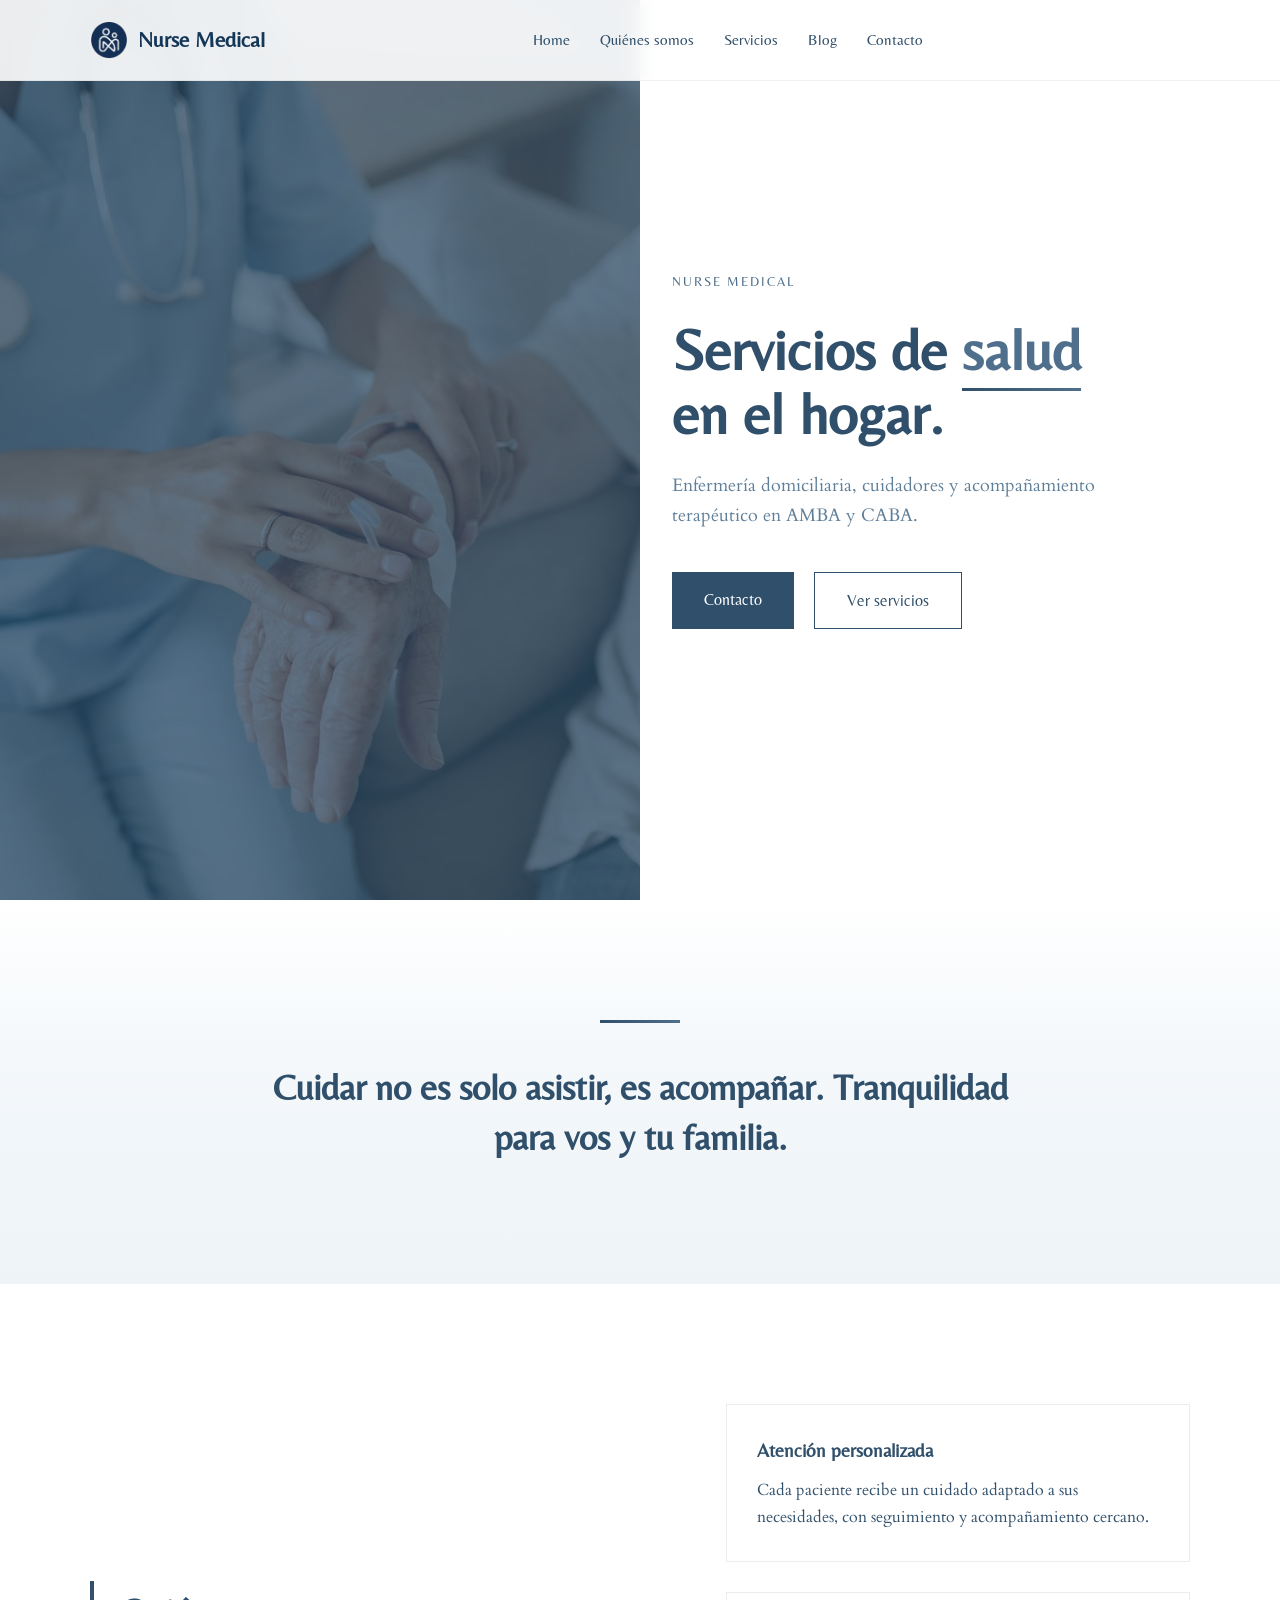
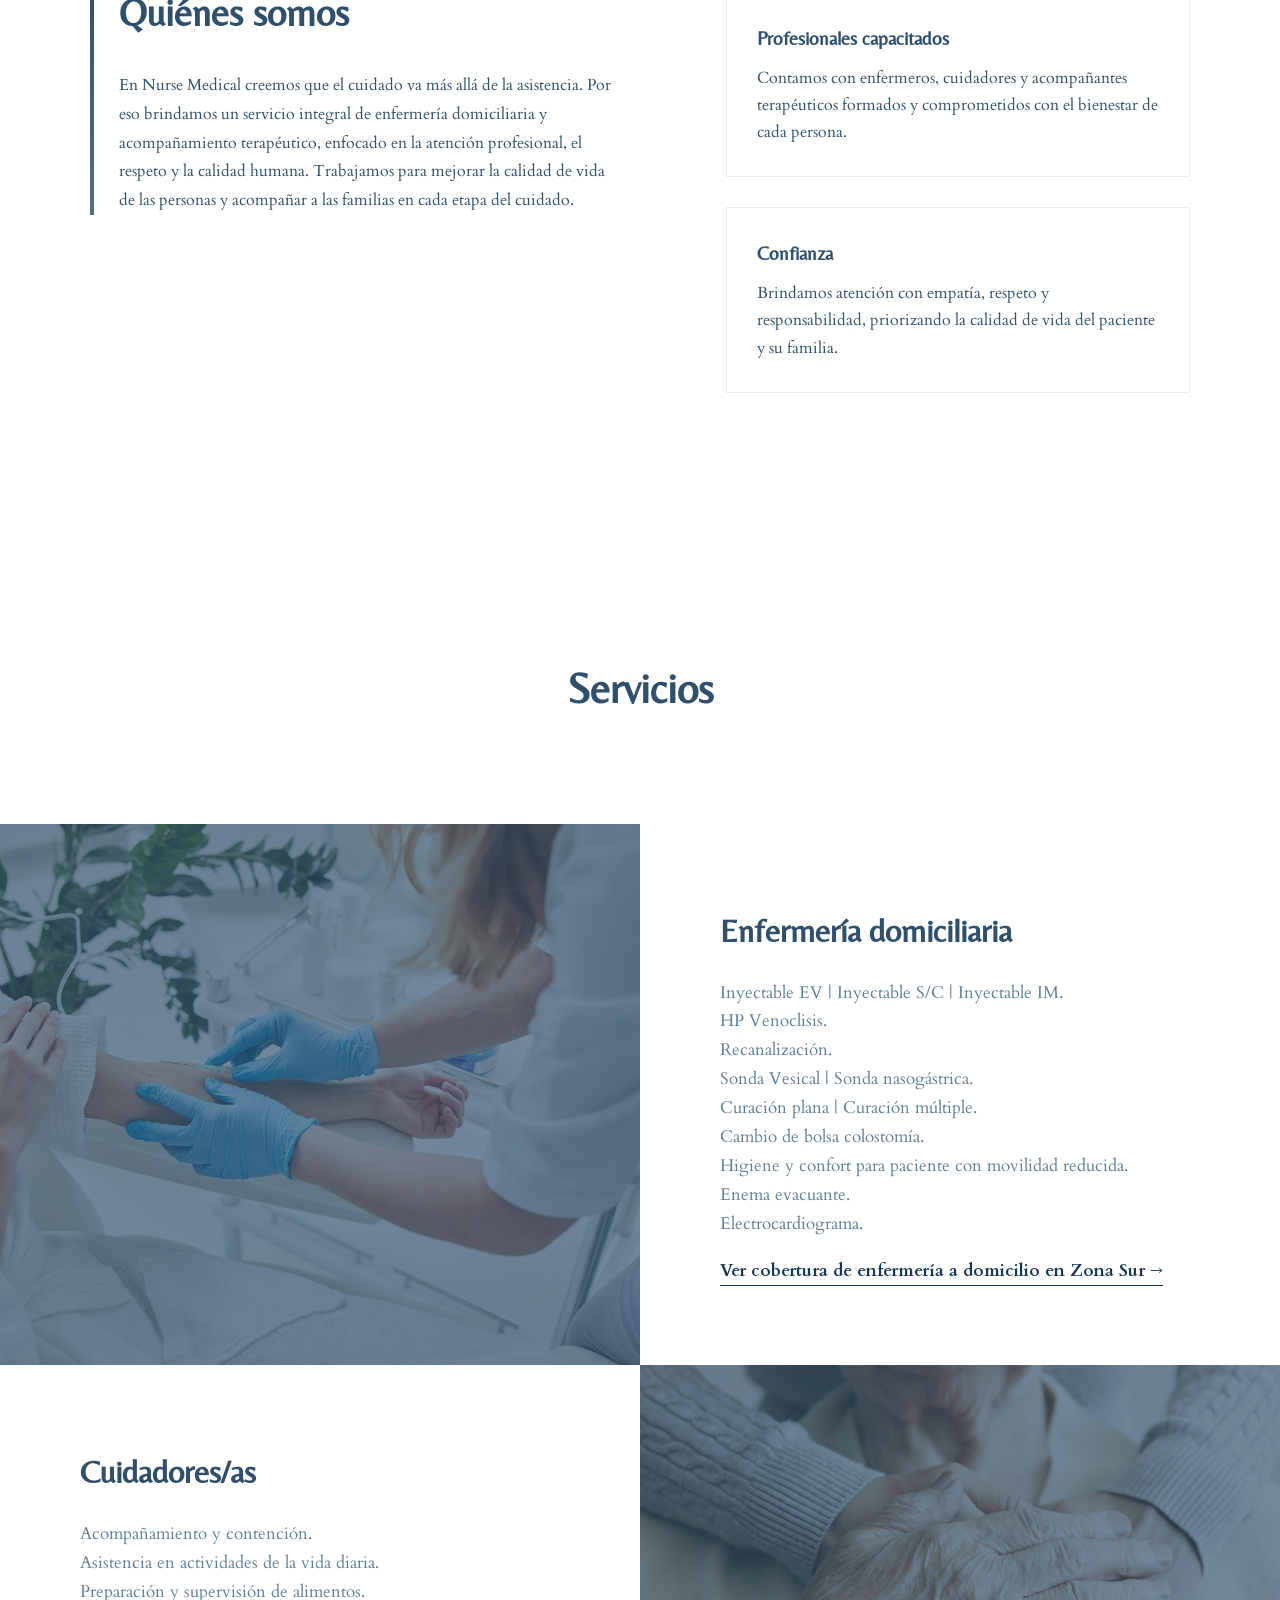
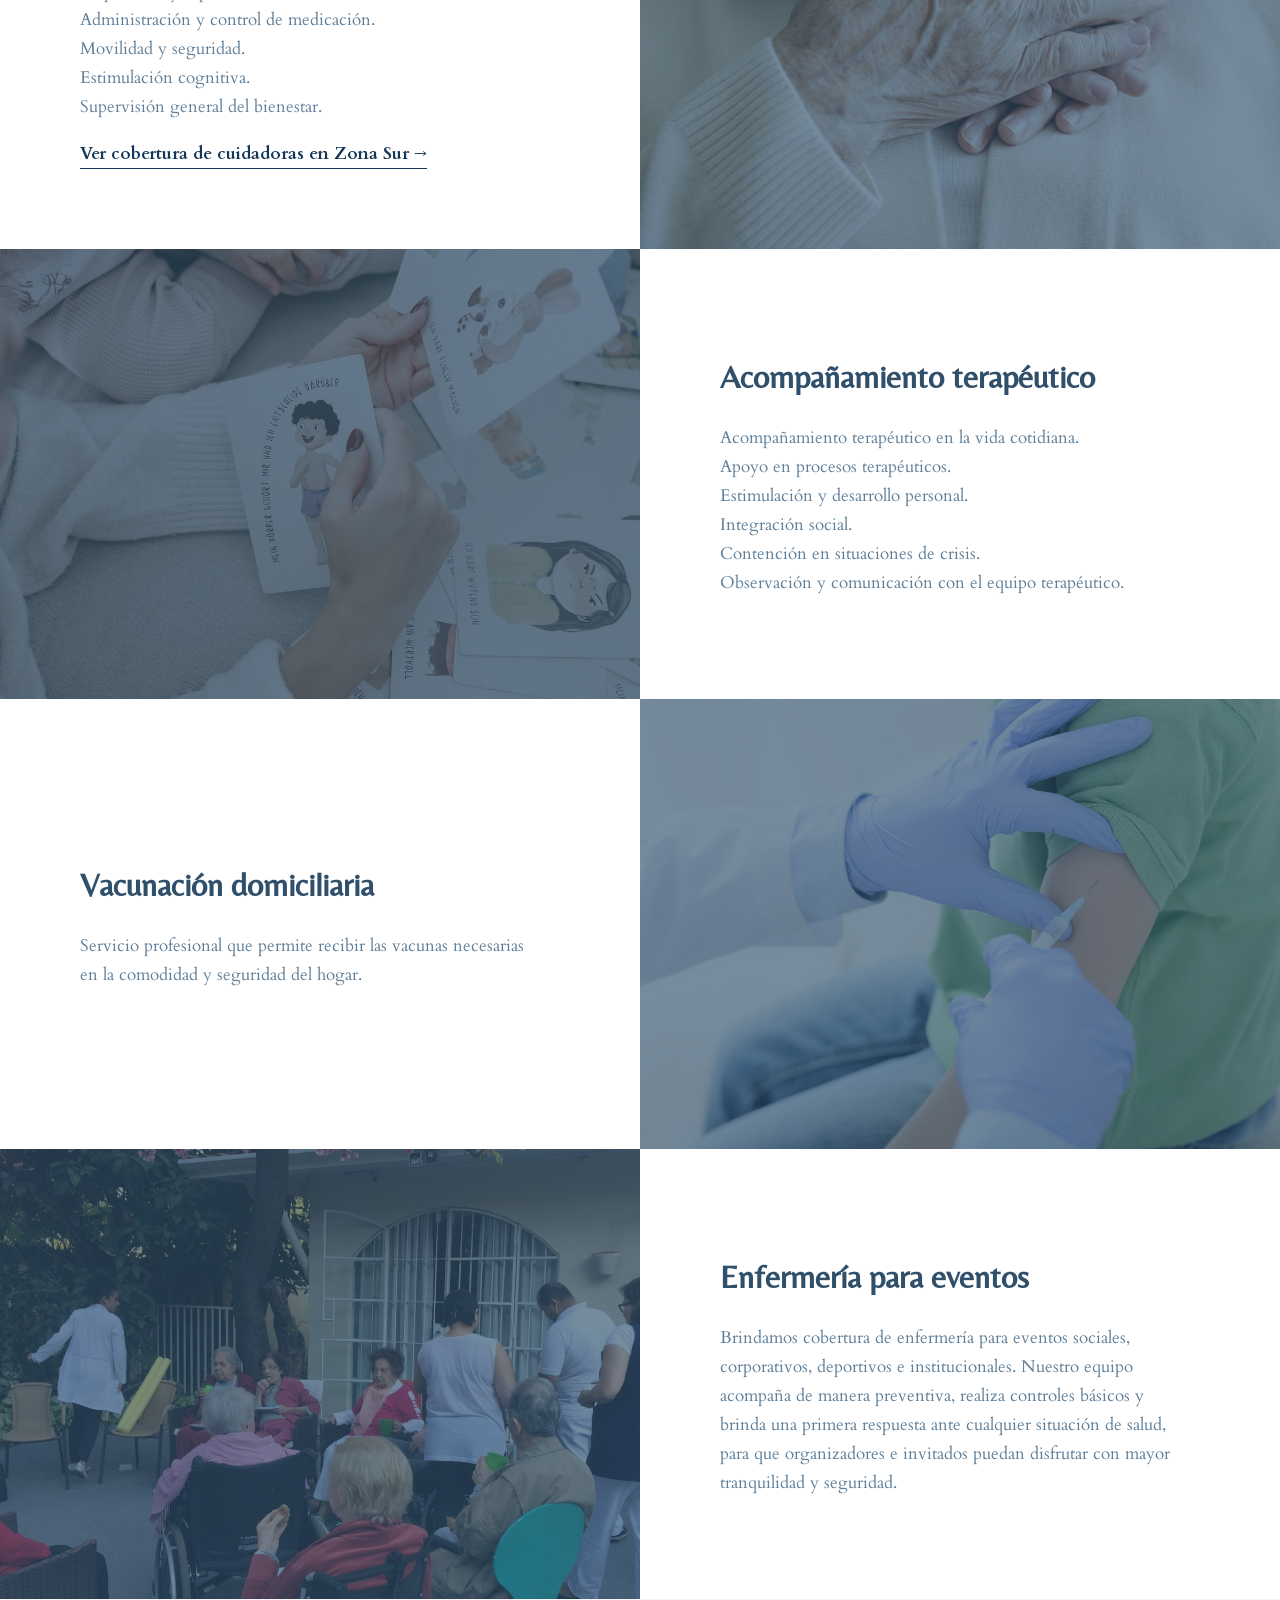
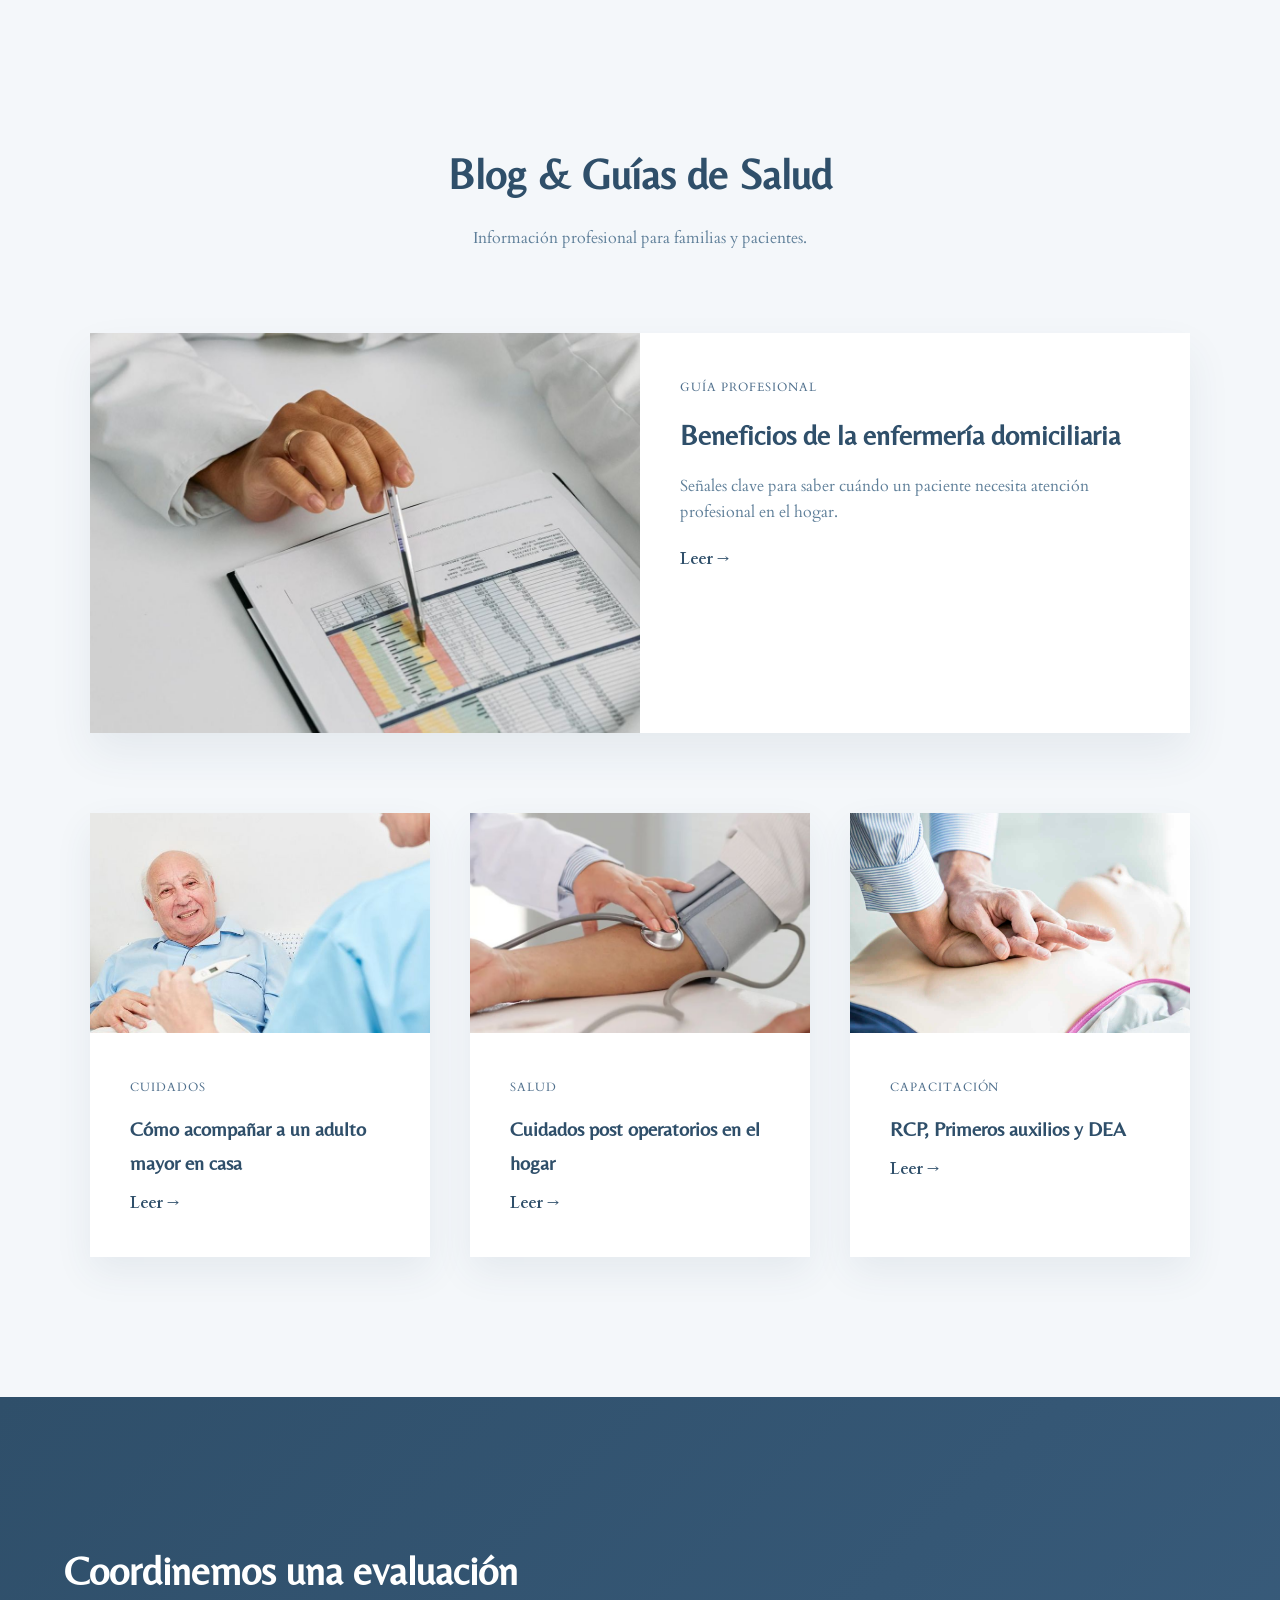
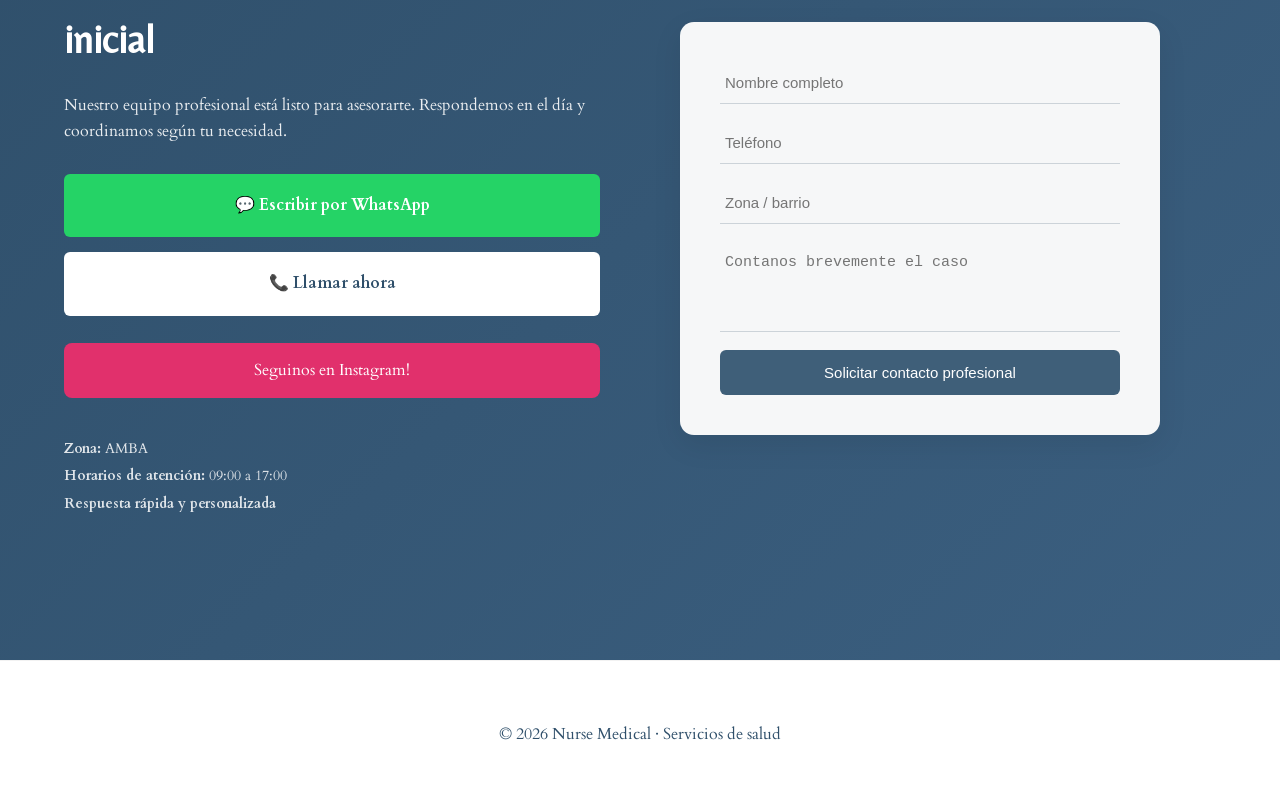
<file: index.html>
<!DOCTYPE html>
<html lang="es-AR">
<head>
<meta charset="UTF-8">
<meta name="viewport" content="width=device-width, initial-scale=1.0">
<title>Cuidadoras y enfermería a domicilio en Zona Sur | Nurse Medical</title>
<meta name="description" content="Cuidadoras y enfermería domiciliaria en Berazategui y Zona Sur. Atención personalizada en domicilio para adultos, adultos mayores y familias.">
<link rel="canonical" href="https://nursemedical.com.ar/">
<meta name="robots" content="index, follow">
<link rel="icon" type="image/png" href="icon.png">
<link href="https://fonts.googleapis.com/css2?family=Belleza&family=Cardo:wght@400;700&display=swap" rel="stylesheet">
<link rel="stylesheet" href="style.css">
<script>
if (window.location.hostname === "nursemedical.github.io") {
  var metaRobots = document.createElement('meta');
  metaRobots.name = "robots";
  metaRobots.content = "noindex";
  document.head.appendChild(metaRobots);
}
</script>
<style>
.brand {
  display: flex;
  align-items: center;
  gap: 10px;
  font-family: "Belleza", Arial, sans-serif;
  font-size: 22px;
  font-weight: 600;
  text-decoration: none;
  color: #143657;
}
.brand img {
  width: 38px;
  height: 38px;
  object-fit: contain;
  border-radius: 50%;
}
</style>
<!-- Meta Pixel Code -->
<script>
!function(f,b,e,v,n,t,s)
{if(f.fbq)return;n=f.fbq=function(){n.callMethod?
n.callMethod.apply(n,arguments):n.queue.push(arguments)};
if(!f._fbq)f._fbq=n;n.push=n;n.loaded=!0;n.version='2.0';
n.queue=[];t=b.createElement(e);t.async=!0;
t.src=v;s=b.getElementsByTagName(e)[0];
s.parentNode.insertBefore(t,s)}(window, document,'script',
'https://connect.facebook.net/en_US/fbevents.js');
fbq('init', '2656053288185242');
fbq('track', 'PageView');
</script>
<noscript><img height="1" width="1" style="display:none"
src="https://www.facebook.com/tr?id=2656053288185242&ev=PageView&noscript=1"
/></noscript>
<link rel="canonical" href="https://nursemedical.com.ar/">
<!-- End Meta Pixel Code -->
<!-- republicar sitio -->
</head>
<body>
<script>
if (window.location.hostname === "nursemedical.github.io") {
  const nuevaRuta = window.location.pathname.replace("/nursemedical-", "");
  window.location.replace(
    "https://nursemedical.com.ar" +
    nuevaRuta +
    window.location.search +
    window.location.hash
  );
}
</script>

<header class="header">
  <div class="container nav-container">
    <a href="index.html" class="brand">
      <img src="icon.png" alt="Nurse Medical">
      <span>Nurse Medical</span>
    </a>

    <div class="menu-toggle" id="menu-toggle">
      ☰
    </div>

    <nav class="nav" id="nav">
      <a href="#home">Home</a>
      <a href="#about">Quiénes somos</a>
      <a href="#services">Servicios</a>
      <a href="#blog">Blog</a>
      <a href="#contact">Contacto</a>
    </nav>

    <div class="menu-btn" id="menuBtn">
      <span></span><span></span><span></span>
    </div>
  </div>
</header>

<!-- HERO -->
<section class="hero" id="home">
  <div class="hero-image">
    <div class="hero-overlay"></div>
  </div>
  <div class="hero-content container">
    <span class="hero-label fade-up">
      Nurse Medical
    </span>
    <h1 class="hero-title fade-up delay">
      Servicios de <span>salud</span>
      <br>
      en el hogar.
    </h1>
    <p class="fade-up delay-2">
      Enfermería domiciliaria, cuidadores y acompañamiento terapéutico en AMBA y CABA.
    </p>
    <div class="hero-buttons fade-up delay-3">
      <a href="#contact" class="btn-primary">
        Contacto
      </a>
      <a href="#services" class="btn-secondary">
        Ver servicios
      </a>
    </div>
  </div>
</section>

<!-- transicion -->
<section class="transition-section">
  <div class="container transition-content">
    <div class="transition-line"></div>
    <h2 class="transition-text fade-up">
      Cuidar no es solo asistir, es acompañar.
      Tranquilidad para vos y tu familia.
    </h2>
  </div>
</section>

<!-- ABOUT -->
<section class="section about-section" id="about">
  <div class="container about-grid">
    <div class="about-left fade-left">
      <div class="about-line"></div>
      <div>
        <h2 class="about-title">Quiénes somos</h2>
        <p class="about-text">
          En Nurse Medical creemos que el cuidado va más allá de la asistencia.
          Por eso brindamos un servicio integral de enfermería domiciliaria y acompañamiento terapéutico,
          enfocado en la atención profesional, el respeto y la calidad humana.
          Trabajamos para mejorar la calidad de vida de las personas y acompañar a las familias en cada etapa del cuidado.
        </p>
      </div>
    </div>
    <div class="about-right">
      <div class="about-card fade-up">
        <h3>Atención personalizada</h3>
        <p>Cada paciente recibe un cuidado adaptado a sus necesidades, con seguimiento y acompañamiento cercano.</p>
      </div>
      <div class="about-card fade-up delay">
        <h3>Profesionales capacitados</h3>
        <p>Contamos con enfermeros, cuidadores y acompañantes terapéuticos formados y comprometidos con el bienestar de cada persona.</p>
      </div>
      <div class="about-card fade-up delay-2">
        <h3>Confianza</h3>
        <p>Brindamos atención con empatía, respeto y responsabilidad, priorizando la calidad de vida del paciente y su familia.</p>
      </div>
    </div>
  </div>
</section>

<!-- SERVICES INTERACTIVE -->
<section class="services-section" id="services">
  <div class="container">
    <h2 class="services-title">Servicios</h2>
  </div>

  <!-- Servicio 1 -->
  <div class="service-block fade-up">
    <div class="service-image"
      style="background-image: url('images/img4.jpg');">
      <div class="service-overlay"></div>
    </div>
    <div class="service-text">
      <h3>Enfermería domiciliaria</h3>
      <p>Inyectable EV | Inyectable S/C | Inyectable IM.</p>
      <p>HP Venoclisis.</p>
      <p>Recanalización.</p>
      <p>Sonda Vesical | Sonda nasogástrica.</p>
      <p>Curación plana | Curación múltiple.</p>
      <p>Cambio de bolsa colostomía.</p>
      <p>Higiene y confort para paciente con movilidad reducida.</p>
      <p>Enema evacuante.</p>
      <p>Electrocardiograma.</p>
      <p style="margin-top:18px;">
        <a
          href="enfermeria-zona-sur.html"
          style="color:#143657; font-weight:700; text-decoration:none; border-bottom:1px solid #143657; padding-bottom:3px;"
        >
          Ver cobertura de enfermería a domicilio en Zona Sur →
        </a>
      </p>
    </div>
  </div>

  <!-- Servicio 2 -->
  <div class="service-block reverse fade-up">
    <div class="service-image"
      style="background-image: url('images/img13.jpg');">
      <div class="service-overlay"></div>
    </div>
    <div class="service-text">
      <h3>Cuidadores/as</h3>
      <p>Acompañamiento y contención.</p>
      <p>Asistencia en actividades de la vida diaria.</p>
      <p>Preparación y supervisión de alimentos.</p>
      <p>Administración y control de medicación.</p>
      <p>Movilidad y seguridad.</p>
      <p>Estimulación cognitiva.</p>
      <p>Supervisión general del bienestar.</p>
      <p style="margin-top:18px;">
        <a
          href="cuidadoras-zona-sur.html"
          style="color:#143657; font-weight:700; text-decoration:none; border-bottom:1px solid #143657; padding-bottom:3px;"
        >
          Ver cobertura de cuidadoras en Zona Sur →
        </a>
      </p>
    </div>
  </div>

  <!-- Servicio 3 -->
  <div class="service-block fade-up">
    <div class="service-image"
      style="background-image: url('images/img6.jpg');">
      <div class="service-overlay"></div>
    </div>
    <div class="service-text">
      <h3>Acompañamiento terapéutico</h3>
      <p>Acompañamiento terapéutico en la vida cotidiana.</p>
      <p>Apoyo en procesos terapéuticos.</p>
      <p>Estimulación y desarrollo personal.</p>
      <p>Integración social.</p>
      <p>Contención en situaciones de crisis.</p>
      <p>Observación y comunicación con el equipo terapéutico.</p>
    </div>
  </div>

  <!-- Servicio 4 -->
  <div class="service-block reverse fade-up">
    <div class="service-image"
      style="background-image: url('images/vacuna.jpg');">
      <div class="service-overlay"></div>
    </div>
    <div class="service-text">
      <h3>Vacunación domiciliaria</h3>
      <p>Servicio profesional que permite recibir las vacunas necesarias en la comodidad y seguridad del hogar.</p>
    </div>
  </div>

  <!-- Servicio 5 -->
  <div class="service-block fade-up">
    <div class="service-image"
      style="background-image: url('images/enfermeriaeventos.jpg');">
      <div class="service-overlay"></div>
    </div>
    <div class="service-text">
      <h3> Enfermería para eventos</h3>
      <p>Brindamos cobertura de enfermería para eventos sociales, corporativos, deportivos e institucionales. Nuestro equipo acompaña de manera preventiva, realiza controles básicos y brinda una primera respuesta ante cualquier situación de salud, para que organizadores e invitados puedan disfrutar con mayor tranquilidad y seguridad.</p>
    </div>
  </div>
</section>

<!-- BLOG -->
<section class="blog-section" id="blog">
  <div class="container">
    <h2 class="blog-title">Blog & Guías de Salud</h2>
    <p class="blog-subtitle">
      Información profesional para familias y pacientes.
    </p>

    <!-- DESTACADO -->
    <article class="blog-feature fade-up">
      <div class="blog-image"
        style="background-image: url('images/img3.jpg');">
      </div>
      <div class="blog-content">
        <span class="blog-category">Guía profesional</span>
        <h3>Beneficios de la enfermería domiciliaria</h3>
        <p>
          Señales clave para saber cuándo un paciente necesita atención profesional en el hogar.
        </p>
        <a href="blog/articulo1.html" class="blog-link">Leer → </a>
      </div>
    </article>

    <!-- GRID INFERIOR -->
    <div class="blog-cards">
      <article class="blog-card fade-up">
        <div class="blog-image"
          style="background-image: url('images/img7.jpg');">
        </div>
        <div class="blog-content">
          <span class="blog-category">Cuidados</span>
          <h4>Cómo acompañar a un adulto mayor en casa</h4>
          <a href="blog/articulo2.html" class="blog-link"> Leer → </a>
        </div>
      </article>

      <article class="blog-card fade-up">
        <div class="blog-image"
          style="background-image: url('images/img9.jpg');">
        </div>
        <div class="blog-content">
          <span class="blog-category">Salud</span>
          <h4>Cuidados post operatorios en el hogar</h4>
          <a href="blog/articulo3.html" class="blog-link">Leer →</a>
        </div>
      </article>

      <article class="blog-card fade-up">
        <div class="blog-image"
          style="background-image: url('images/rcp.jpg');">
        </div>
        <div class="blog-content">
          <span class="blog-category">Capacitación</span>
          <h4>RCP, Primeros auxilios y DEA</h4>
          <a href="blog/articulo4.html" class="blog-link">Leer →</a>
        </div>
      </article>
    </div>
  </div>
</section>

<!-- CONTACT -->
<section class="contact-section" id="contact">
  <div class="contact-container">
    <!-- LADO IZQUIERDO -->
    <div class="contact-info fade-up">
      <h2>Coordinemos una evaluación inicial</h2>
      <p>
        Nuestro equipo profesional está listo para asesorarte.
        Respondemos en el día y coordinamos según tu necesidad.
      </p>

      <div class="contact-options">
        <a href="https://wa.me/5491135798229" target="_blank" class="contact-btn whatsapp">
          💬 Escribir por WhatsApp
        </a>
        <a href="tel:+5491135798229" class="contact-btn phone">
          📞 Llamar ahora
        </a>
        <a href="https://instagram.com/nursemedical.ar" target="_blank" class="btn instagram">
          Seguinos en Instagram!
        </a>
      </div>

      <div class="contact-details">
        <p><strong>Zona:</strong> AMBA</p>
        <p><strong>Horarios de atención:</strong> 09:00 a 17:00</p>
        <p><strong>Respuesta rápida y personalizada</strong></p>
      </div>
    </div>

    <!-- LADO DERECHO -->
    <div class="contact-form">
      <form id="contact-form" action="https://formsubmit.co/nursemedical.salud@gmail.com" method="POST">
        <input type="text" name="nombre" placeholder="Nombre completo" required>
        <input type="tel" name="telefono" placeholder="Teléfono" required>
        <input type="text" name="zona" placeholder="Zona / barrio">
        <textarea name="mensaje" placeholder="Contanos brevemente el caso"></textarea>
        <button type="submit">Solicitar contacto profesional</button>
        <input type="hidden" name="_subject" value="Nuevo contacto Nurse Medical">
        <input type="hidden" name="_captcha" value="false">
        <input type="hidden" name="_template" value="table">
      </form>

      <div id="mensaje-exito" class="mensaje-exito">
        <h3>¡Muchas gracias!</h3>
        <p>Recibimos tu mensaje. En breve estaremos contactándote para asesorarte.</p>
      </div>
    </div>
  </div>
</section>

<footer class="footer">
  <div class="container footer-content">
    <p>© 2026 Nurse Medical · Servicios de salud </p>
  </div>
</footer>

<script src="script.js"></script>
<script>
  const form = document.getElementById("contact-form");
  const mensaje = document.getElementById("mensaje-exito");

  form.addEventListener("submit", function(e){
    e.preventDefault(); // evita que redirija a FormSubmit

    fetch(form.action,{
      method:"POST",
      body:new FormData(form)
    })
    .then(() => {
      form.style.display="none"; // oculta el formulario
      mensaje.style.display="block"; // muestra mensaje
    });
  });
</script>

</body>
</html>
</file>
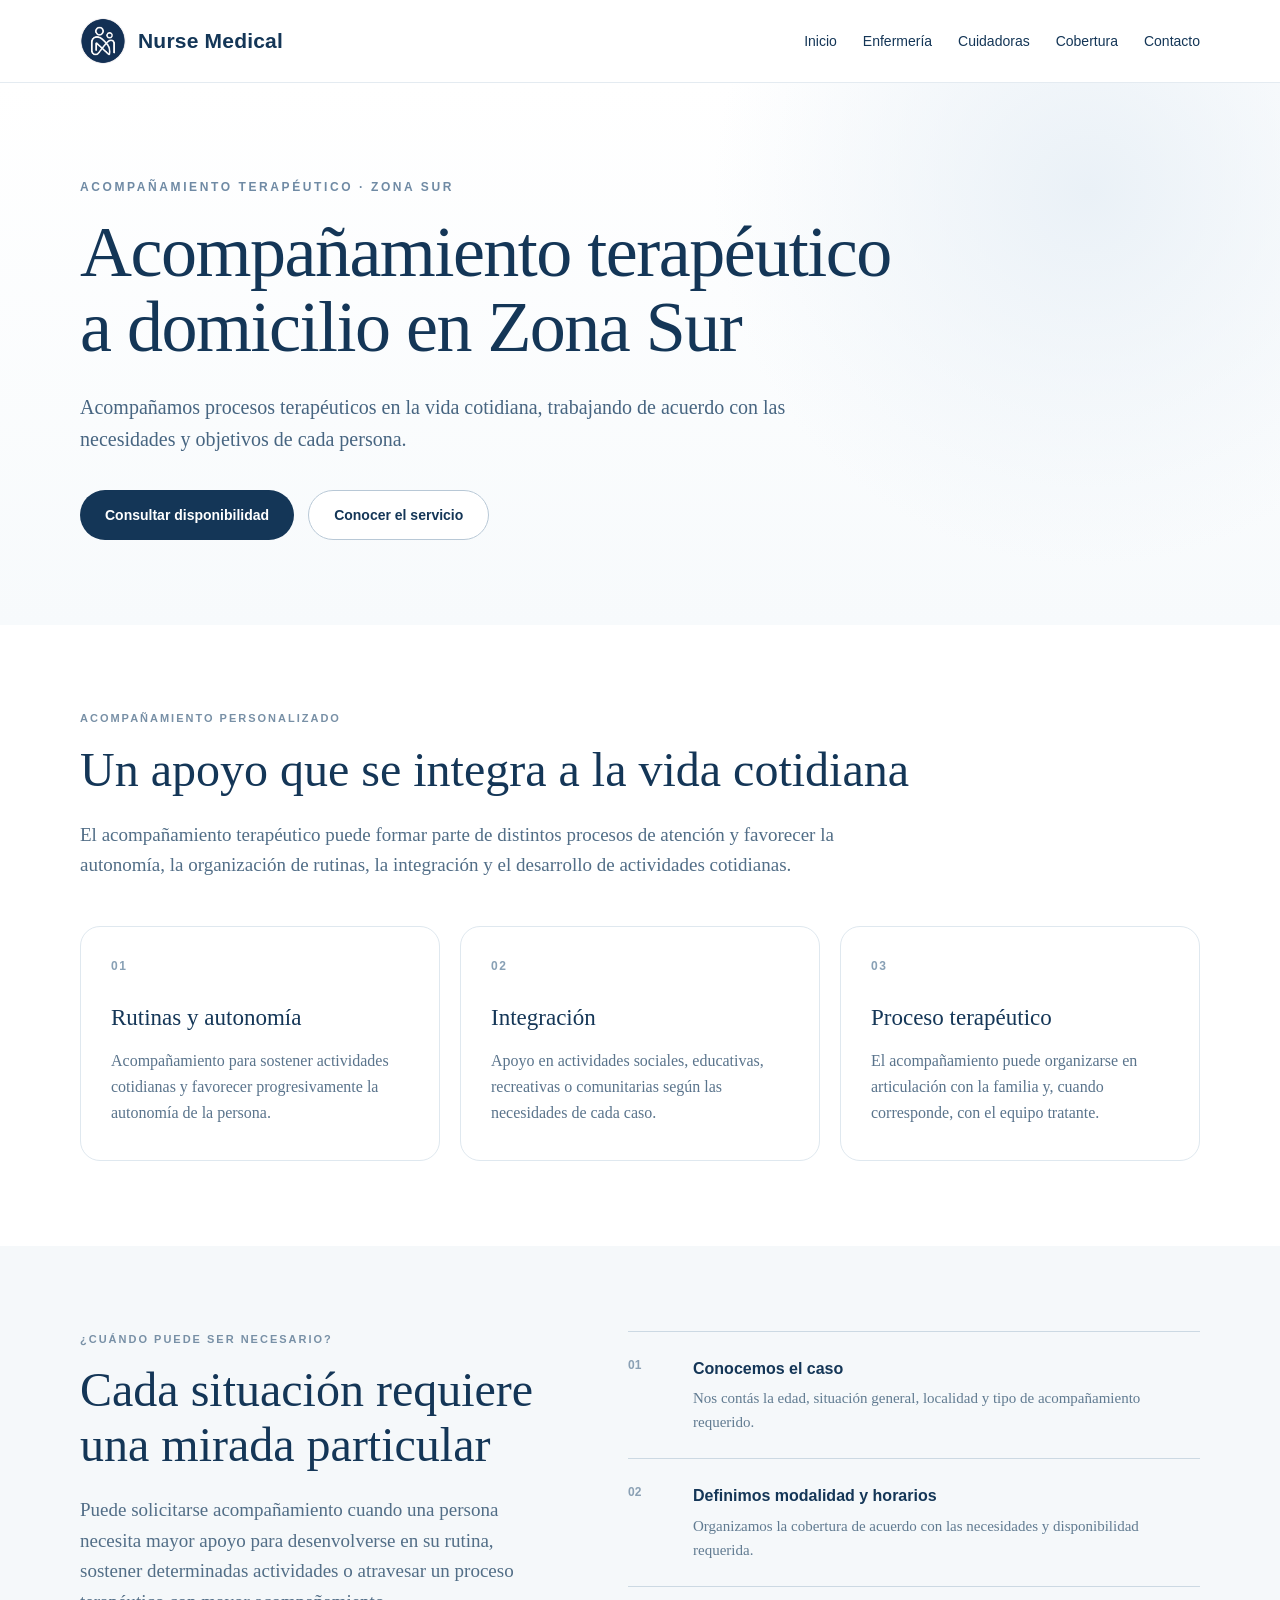
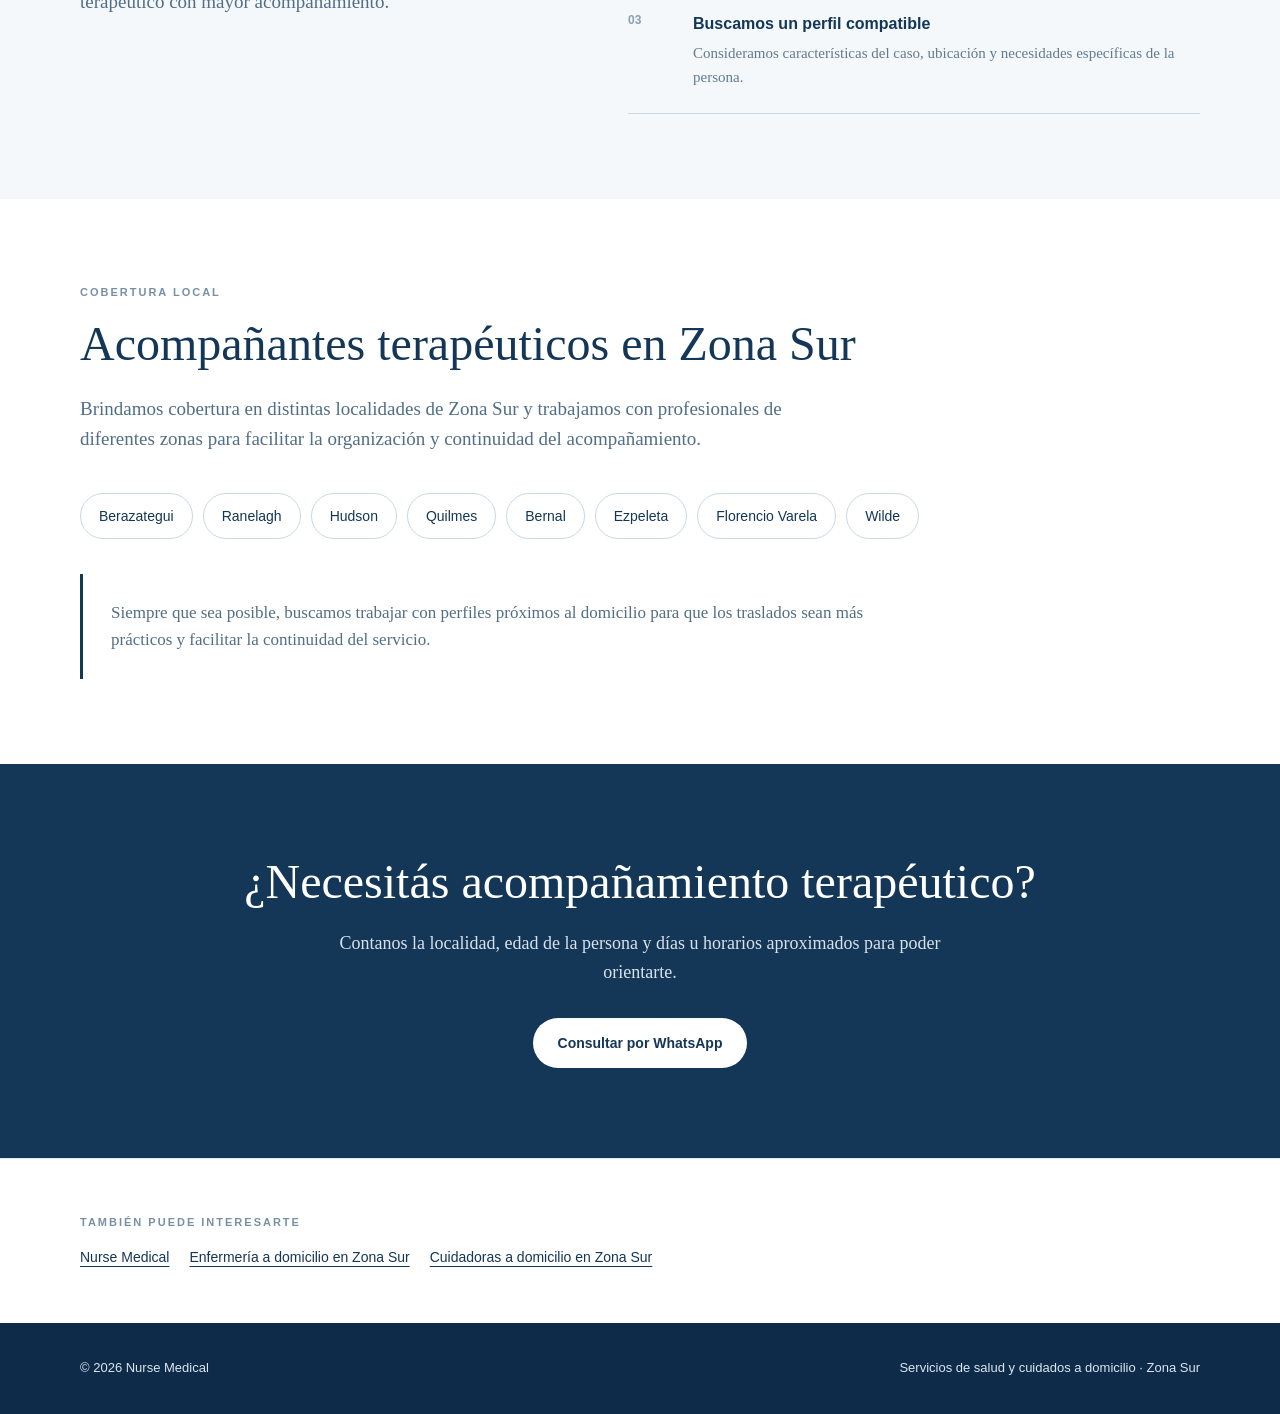
<file: acompañamiento-terapeutico-zona-sur.html>
<!DOCTYPE html>
<html lang="es-AR">

<head>
  <meta charset="UTF-8">
  <meta name="viewport" content="width=device-width, initial-scale=1.0">

  <title>Acompañamiento terapéutico en Zona Sur | Nurse Medical</title>

  <meta
    name="description"
    content="Servicio de acompañamiento terapéutico a domicilio en Zona Sur. Acompañantes terapéuticos para niños, adolescentes y adultos en Berazategui, Quilmes y localidades cercanas."
  >

  <meta name="robots" content="index, follow">

  <link
    rel="canonical"
    href="https://nursemedical.com.ar/acompanamiento-terapeutico-zona-sur.html"
  >

  <link rel="icon" type="image/png" href="icon.png">

  <meta property="og:title" content="Acompañamiento terapéutico en Zona Sur | Nurse Medical">
  <meta
    property="og:description"
    content="Acompañamiento terapéutico a domicilio en distintas localidades de Zona Sur."
  >
  <meta property="og:url" content="https://nursemedical.com.ar/acompanamiento-terapeutico-zona-sur.html">
  <meta property="og:type" content="website">

  <style>
    * {
      box-sizing: border-box;
      margin: 0;
      padding: 0;
    }

    html {
      scroll-behavior: smooth;
    }

    body {
      font-family: Georgia, "Times New Roman", serif;
      color: #143657;
      background: #ffffff;
      line-height: 1.6;
    }

    a {
      color: inherit;
      text-decoration: none;
    }

    .container {
      width: min(1120px, 90%);
      margin: 0 auto;
    }

    /* HEADER */

    header {
      background: rgba(255,255,255,.96);
      border-bottom: 1px solid #e4ebf1;
      position: sticky;
      top: 0;
      z-index: 100;
      backdrop-filter: blur(10px);
    }

    .nav {
      min-height: 82px;
      display: flex;
      align-items: center;
      justify-content: space-between;
      gap: 30px;
    }

    .brand {
      display: flex;
      align-items: center;
      gap: 12px;
      font-family: Arial, sans-serif;
      font-weight: 600;
      font-size: 21px;
      letter-spacing: .2px;
    }

    .brand img {
      width: 46px;
      height: 46px;
      object-fit: contain;
      border-radius: 50%;
    }

    .nav-links {
      display: flex;
      gap: 26px;
      font-family: Arial, sans-serif;
      font-size: 14px;
    }

    .nav-links a:hover {
      opacity: .65;
    }

    /* HERO */

    .hero {
      padding: 95px 0 85px;
      background:
        radial-gradient(circle at 85% 20%, #eaf1f7 0, transparent 32%),
        linear-gradient(180deg, #fff 0%, #f7fafc 100%);
      overflow: hidden;
    }

    .eyebrow {
      font-family: Arial, sans-serif;
      text-transform: uppercase;
      letter-spacing: 2.6px;
      font-size: 12px;
      font-weight: 700;
      color: #6f8aa4;
      margin-bottom: 18px;
    }

    h1 {
      max-width: 850px;
      font-size: clamp(42px, 6vw, 72px);
      line-height: 1.04;
      font-weight: 500;
      letter-spacing: -1.5px;
      margin-bottom: 26px;
    }

    .hero-text {
      max-width: 720px;
      font-size: 20px;
      color: #476581;
      margin-bottom: 35px;
    }

    .buttons {
      display: flex;
      gap: 14px;
      flex-wrap: wrap;
    }

    .btn {
      display: inline-flex;
      align-items: center;
      justify-content: center;
      min-height: 50px;
      padding: 0 25px;
      border-radius: 100px;
      font-family: Arial, sans-serif;
      font-weight: 600;
      font-size: 14px;
      transition: .25s ease;
    }

    .btn-primary {
      background: #143657;
      color: #fff;
    }

    .btn-primary:hover {
      transform: translateY(-2px);
      background: #0e2b49;
    }

    .btn-secondary {
      border: 1px solid #b8c8d6;
      background: #fff;
    }

    .btn-secondary:hover {
      background: #f3f7fa;
    }

    /* CONTENT */

    section {
      padding: 85px 0;
    }

    .section-label {
      font-family: Arial, sans-serif;
      text-transform: uppercase;
      letter-spacing: 2px;
      font-size: 11px;
      color: #7890a6;
      font-weight: 700;
      margin-bottom: 14px;
    }

    h2 {
      font-size: clamp(32px, 4vw, 48px);
      line-height: 1.15;
      font-weight: 500;
      margin-bottom: 23px;
    }

    .intro {
      font-size: 19px;
      color: #526e87;
      max-width: 760px;
    }

    .soft {
      background: #f5f8fa;
    }

    /* CARDS */

    .cards {
      display: grid;
      grid-template-columns: repeat(3, 1fr);
      gap: 20px;
      margin-top: 45px;
    }

    .card {
      background: #fff;
      border: 1px solid #dfe8ef;
      border-radius: 20px;
      padding: 30px;
      min-height: 235px;
      transition: .25s ease;
    }

    .card:hover {
      transform: translateY(-4px);
      box-shadow: 0 15px 40px rgba(20,54,87,.08);
    }

    .card-number {
      font-family: Arial, sans-serif;
      font-size: 12px;
      font-weight: 700;
      letter-spacing: 1.5px;
      color: #88a0b5;
      margin-bottom: 24px;
    }

    .card h3 {
      font-size: 23px;
      font-weight: 500;
      margin-bottom: 12px;
    }

    .card p {
      color: #5a748c;
      font-size: 16px;
    }

    /* ORGANIZACION */

    .split {
      display: grid;
      grid-template-columns: .9fr 1.1fr;
      gap: 80px;
      align-items: start;
    }

    .steps {
      border-top: 1px solid #ccd9e3;
    }

    .step {
      padding: 24px 0;
      border-bottom: 1px solid #ccd9e3;
      display: grid;
      grid-template-columns: 50px 1fr;
      gap: 15px;
    }

    .step span {
      font-family: Arial, sans-serif;
      font-size: 12px;
      font-weight: 700;
      color: #8aa0b4;
    }

    .step strong {
      display: block;
      margin-bottom: 5px;
      font-family: Arial, sans-serif;
      font-size: 16px;
    }

    .step p {
      color: #617b91;
      font-size: 15px;
    }

    /* ZONAS */

    .locations {
      margin-top: 38px;
      display: flex;
      flex-wrap: wrap;
      gap: 10px;
    }

    .location {
      background: #fff;
      border: 1px solid #cad8e3;
      border-radius: 999px;
      padding: 11px 18px;
      font-family: Arial, sans-serif;
      font-size: 14px;
      transition: .2s ease;
    }

    .location:hover {
      background: #143657;
      color: #fff;
      border-color: #143657;
    }

    .local-note {
      margin-top: 35px;
      padding: 25px 28px;
      border-left: 3px solid #143657;
      background: #fff;
      max-width: 820px;
      color: #536e85;
      font-size: 17px;
    }

    /* CTA */

    .cta {
      background: #143657;
      color: white;
      text-align: center;
      padding: 90px 0;
    }

    .cta h2 {
      max-width: 800px;
      margin: 0 auto 20px;
    }

    .cta p {
      max-width: 650px;
      margin: 0 auto 32px;
      color: #d7e2ec;
      font-size: 18px;
    }

    .cta .btn {
      background: #fff;
      color: #143657;
    }

    /* LINKS SEO */

    .related {
      padding: 55px 0;
      border-top: 1px solid #e2e9ef;
    }

    .related-links {
      display: flex;
      flex-wrap: wrap;
      gap: 20px;
      font-family: Arial, sans-serif;
      font-size: 14px;
    }

    .related-links a {
      text-decoration: underline;
      text-underline-offset: 4px;
    }

    /* FOOTER */

    footer {
      padding: 35px 0;
      background: #0e2b49;
      color: #dce6ef;
      font-family: Arial, sans-serif;
      font-size: 13px;
    }

    .footer-content {
      display: flex;
      justify-content: space-between;
      gap: 20px;
      flex-wrap: wrap;
    }

    /* ANIMATION */

    .fade {
      opacity: 0;
      transform: translateY(20px);
      animation: fadeUp .8s ease forwards;
    }

    .delay-1 { animation-delay: .1s; }
    .delay-2 { animation-delay: .2s; }
    .delay-3 { animation-delay: .3s; }

    @keyframes fadeUp {
      to {
        opacity: 1;
        transform: translateY(0);
      }
    }

    /* MOBILE */

    @media (max-width: 820px) {

      .nav-links {
        display: none;
      }

      .hero {
        padding: 70px 0;
      }

      .cards {
        grid-template-columns: 1fr;
      }

      .split {
        grid-template-columns: 1fr;
        gap: 45px;
      }

      section {
        padding: 65px 0;
      }
    }

  </style>
</head>

<body>

<script>
  if (window.location.hostname === "nursemedical.github.io") {
    const nuevaRuta = window.location.pathname.replace("/nursemedical-", "");
    window.location.replace(
      "https://nursemedical.com.ar" +
      nuevaRuta +
      window.location.search +
      window.location.hash
    );
  }
</script>

<header>
  <div class="container nav">

    <a href="index.html" class="brand">
      <img src="icon.png" alt="Nurse Medical">
      <span>Nurse Medical</span>
    </a>

    <nav class="nav-links">
      <a href="index.html">Inicio</a>
      <a href="enfermeria-zona-sur.html">Enfermería</a>
      <a href="cuidadoras-zona-sur.html">Cuidadoras</a>
      <a href="#cobertura">Cobertura</a>
      <a href="#contacto">Contacto</a>
    </nav>

  </div>
</header>


<main>

  <!-- HERO -->

  <section class="hero">
    <div class="container">

      <div class="eyebrow fade">Acompañamiento terapéutico · Zona Sur</div>

      <h1 class="fade delay-1">
        Acompañamiento terapéutico a domicilio en Zona Sur
      </h1>

      <p class="hero-text fade delay-2">
        Acompañamos procesos terapéuticos en la vida cotidiana,
        trabajando de acuerdo con las necesidades y objetivos
        de cada persona.
      </p>

      <div class="buttons fade delay-3">
        <a
          class="btn btn-primary"
          href="https://wa.me/5491135798229?text=Hola%20Nurse%20Medical,%20quisiera%20consultar%20por%20acompañamiento%20terapéutico."
        >
          Consultar disponibilidad
        </a>

        <a class="btn btn-secondary" href="#informacion">
          Conocer el servicio
        </a>
      </div>

    </div>
  </section>


  <!-- INFO -->

  <section id="informacion">
    <div class="container">

      <div class="section-label">Acompañamiento personalizado</div>

      <h2>
        Un apoyo que se integra a la vida cotidiana
      </h2>

      <p class="intro">
        El acompañamiento terapéutico puede formar parte de distintos
        procesos de atención y favorecer la autonomía, la organización
        de rutinas, la integración y el desarrollo de actividades
        cotidianas.
      </p>

      <div class="cards">

        <article class="card">
          <div class="card-number">01</div>
          <h3>Rutinas y autonomía</h3>
          <p>
            Acompañamiento para sostener actividades cotidianas y
            favorecer progresivamente la autonomía de la persona.
          </p>
        </article>

        <article class="card">
          <div class="card-number">02</div>
          <h3>Integración</h3>
          <p>
            Apoyo en actividades sociales, educativas, recreativas
            o comunitarias según las necesidades de cada caso.
          </p>
        </article>

        <article class="card">
          <div class="card-number">03</div>
          <h3>Proceso terapéutico</h3>
          <p>
            El acompañamiento puede organizarse en articulación con
            la familia y, cuando corresponde, con el equipo tratante.
          </p>
        </article>

      </div>
    </div>
  </section>


  <!-- CUANDO -->

  <section class="soft">
    <div class="container split">

      <div>
        <div class="section-label">¿Cuándo puede ser necesario?</div>

        <h2>
          Cada situación requiere una mirada particular
        </h2>

        <p class="intro">
          Puede solicitarse acompañamiento cuando una persona necesita
          mayor apoyo para desenvolverse en su rutina, sostener
          determinadas actividades o atravesar un proceso terapéutico
          con mayor acompañamiento.
        </p>
      </div>

      <div class="steps">

        <div class="step">
          <span>01</span>
          <div>
            <strong>Conocemos el caso</strong>
            <p>
              Nos contás la edad, situación general, localidad y tipo
              de acompañamiento requerido.
            </p>
          </div>
        </div>

        <div class="step">
          <span>02</span>
          <div>
            <strong>Definimos modalidad y horarios</strong>
            <p>
              Organizamos la cobertura de acuerdo con las necesidades
              y disponibilidad requerida.
            </p>
          </div>
        </div>

        <div class="step">
          <span>03</span>
          <div>
            <strong>Buscamos un perfil compatible</strong>
            <p>
              Consideramos características del caso, ubicación y
              necesidades específicas de la persona.
            </p>
          </div>
        </div>

      </div>

    </div>
  </section>


  <!-- COBERTURA -->

  <section id="cobertura">
    <div class="container">

      <div class="section-label">Cobertura local</div>

      <h2>
        Acompañantes terapéuticos en Zona Sur
      </h2>

      <p class="intro">
        Brindamos cobertura en distintas localidades de Zona Sur y
        trabajamos con profesionales de diferentes zonas para facilitar
        la organización y continuidad del acompañamiento.
      </p>

      <div class="locations">

        <a
          class="location"
          href="https://wa.me/5491135798229?text=Hola,%20quisiera%20consultar%20por%20acompañamiento%20terapéutico%20en%20Berazategui."
        >Berazategui</a>

        <a
          class="location"
          href="https://wa.me/5491135798229?text=Hola,%20quisiera%20consultar%20por%20acompañamiento%20terapéutico%20en%20Ranelagh."
        >Ranelagh</a>

        <a
          class="location"
          href="https://wa.me/5491135798229?text=Hola,%20quisiera%20consultar%20por%20acompañamiento%20terapéutico%20en%20Hudson."
        >Hudson</a>

        <a
          class="location"
          href="https://wa.me/5491135798229?text=Hola,%20quisiera%20consultar%20por%20acompañamiento%20terapéutico%20en%20Quilmes."
        >Quilmes</a>

        <a
          class="location"
          href="https://wa.me/5491135798229?text=Hola,%20quisiera%20consultar%20por%20acompañamiento%20terapéutico%20en%20Bernal."
        >Bernal</a>

        <a
          class="location"
          href="https://wa.me/5491135798229?text=Hola,%20quisiera%20consultar%20por%20acompañamiento%20terapéutico%20en%20Ezpeleta."
        >Ezpeleta</a>

        <a
          class="location"
          href="https://wa.me/5491135798229?text=Hola,%20quisiera%20consultar%20por%20acompañamiento%20terapéutico%20en%20Florencio%20Varela."
        >Florencio Varela</a>

        <a
          class="location"
          href="https://wa.me/5491135798229?text=Hola,%20quisiera%20consultar%20por%20acompañamiento%20terapéutico%20en%20Wilde."
        >Wilde</a>

      </div>

      <div class="local-note">
        Siempre que sea posible, buscamos trabajar con perfiles próximos
        al domicilio para que los traslados sean más prácticos y facilitar
        la continuidad del servicio.
      </div>

    </div>
  </section>


  <!-- CTA -->

  <section class="cta" id="contacto">
    <div class="container">

      <h2>
        ¿Necesitás acompañamiento terapéutico?
      </h2>

      <p>
        Contanos la localidad, edad de la persona y días u horarios
        aproximados para poder orientarte.
      </p>

      <a
        class="btn"
        href="https://wa.me/5491135798229?text=Hola%20Nurse%20Medical,%20quisiera%20consultar%20por%20acompañamiento%20terapéutico."
      >
        Consultar por WhatsApp
      </a>

    </div>
  </section>


  <!-- LINKS INTERNOS -->

  <section class="related">
    <div class="container">

      <div class="section-label">También puede interesarte</div>

      <div class="related-links">
        <a href="index.html">Nurse Medical</a>
        <a href="enfermeria-zona-sur.html">Enfermería a domicilio en Zona Sur</a>
        <a href="cuidadoras-zona-sur.html">Cuidadoras a domicilio en Zona Sur</a>
      </div>

    </div>
  </section>

</main>


<footer>
  <div class="container footer-content">
    <span>© 2026 Nurse Medical</span>
    <span>Servicios de salud y cuidados a domicilio · Zona Sur</span>
  </div>
</footer>


</body>
</html>
</file>
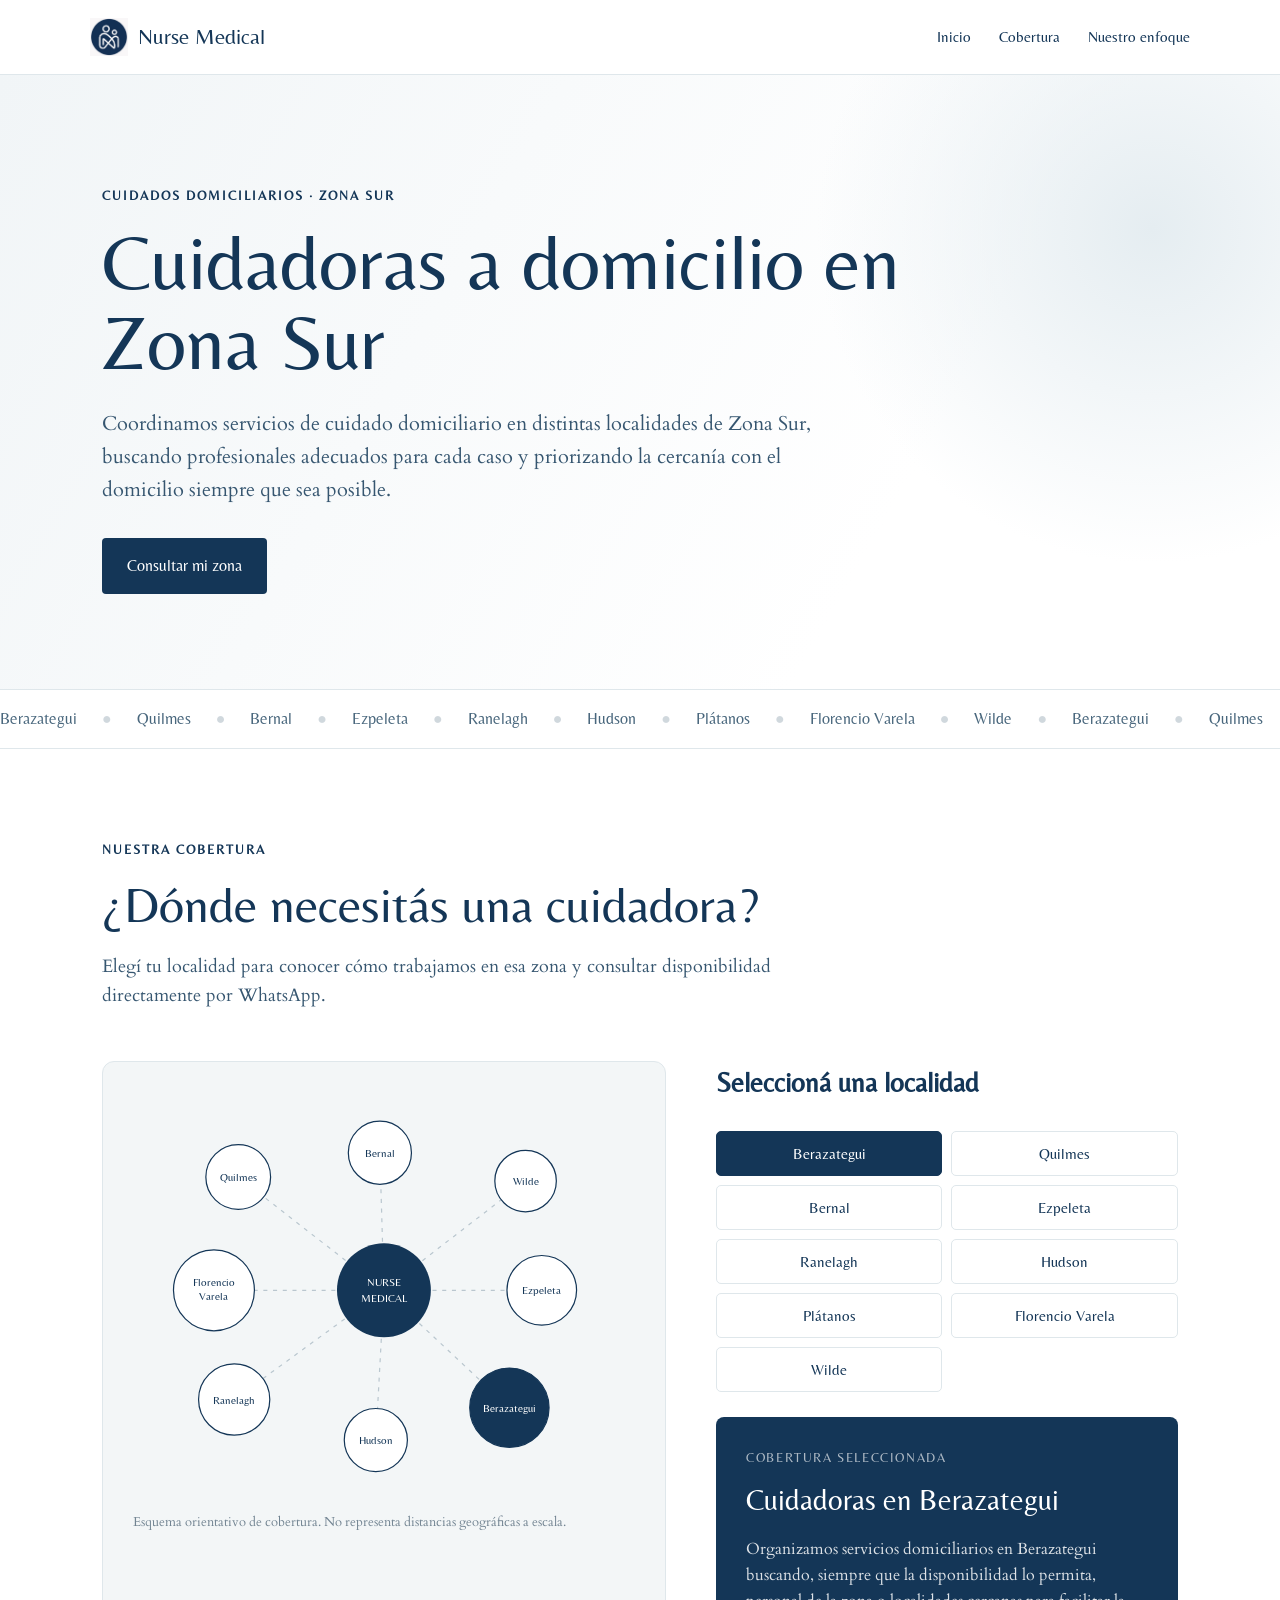
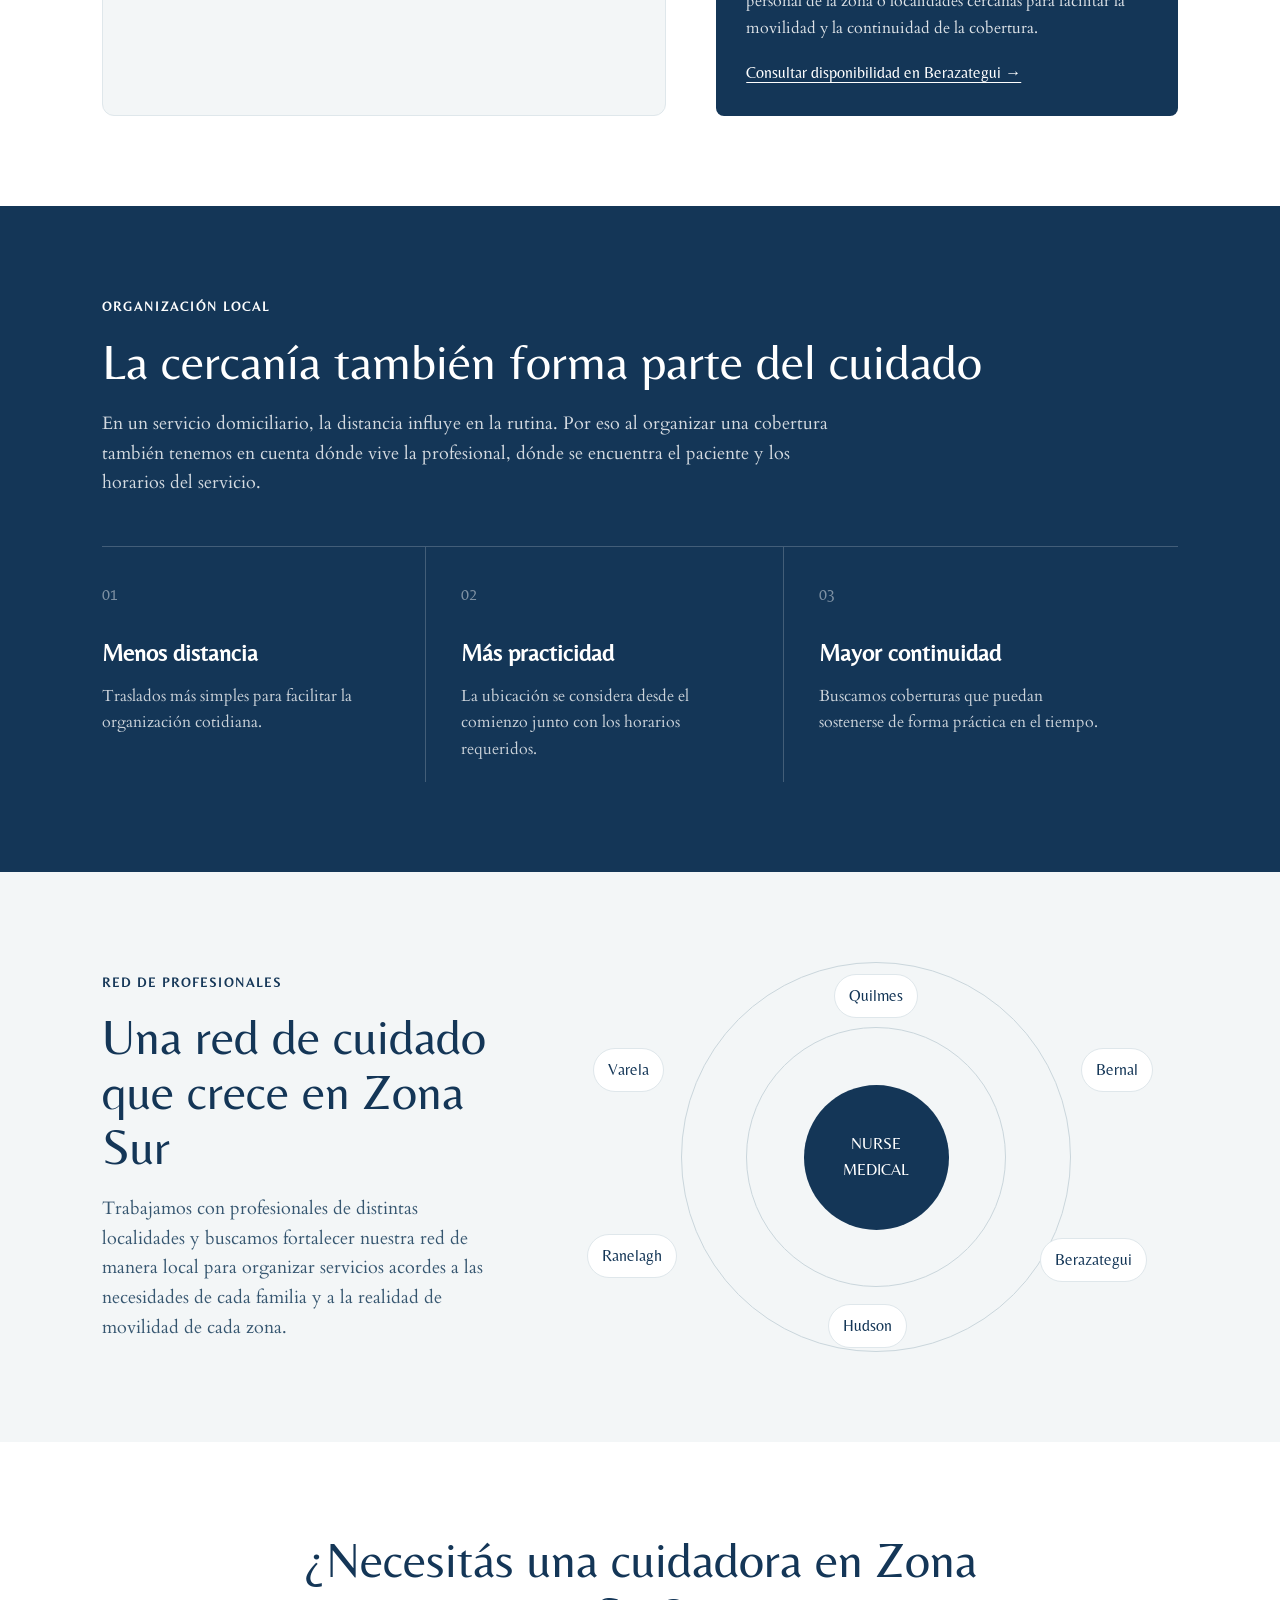
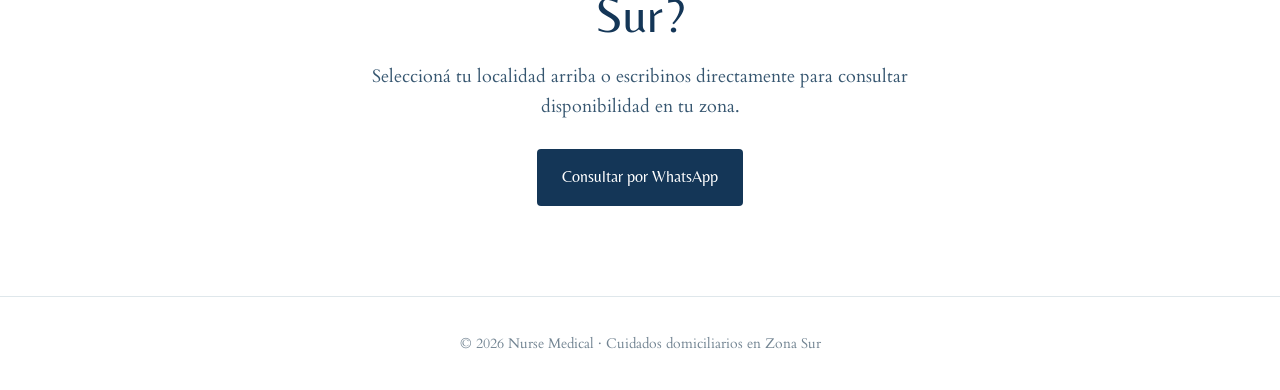
<file: cuidadoras-zona-sur.html>
<!DOCTYPE html>
<html lang="es-AR">

<head>

<meta charset="UTF-8">
<meta name="viewport" content="width=device-width, initial-scale=1.0">

<title>Cuidadoras en Zona Sur | Nurse Medical</title>

<meta
  name="description"
  content="Cuidadoras a domicilio en Zona Sur. Consultá cobertura en Berazategui, Quilmes, Bernal, Ezpeleta, Ranelagh, Hudson, Florencio Varela y localidades cercanas."
>

<meta name="robots" content="index, follow">

<link
  rel="canonical"
  href="https://nursemedical.com.ar/cuidadoras-zona-sur.html"
>

<link rel="icon" type="image/png" href="icon.png">

<link
  href="https://fonts.googleapis.com/css2?family=Belleza&family=Cardo:wght@400;700&display=swap"
  rel="stylesheet"
>

<style>

:root{
  --blue:#143657;
  --text:#365670;
  --muted:#718391;
  --light:#f3f6f7;
  --line:#dfe7eb;
  --white:#ffffff;
}

*{
  box-sizing:border-box;
  margin:0;
  padding:0;
}

html{
  scroll-behavior:smooth;
}

body{
  font-family:"Cardo",serif;
  color:var(--blue);
  background:white;
  line-height:1.65;
  overflow-x:hidden;
}

h1,h2,h3,.eyebrow,.button,nav,.zone-button{
  font-family:"Belleza",sans-serif;
}

header{
  padding:18px 7%;
  display:flex;
  justify-content:space-between;
  align-items:center;
  background:rgba(255,255,255,.97);
  border-bottom:1px solid var(--line);
  position:sticky;
  top:0;
  z-index:20;
}

.brand{
  display:flex;
  align-items:center;
  gap:10px;
  text-decoration:none;
  color:var(--blue);
  font-family:"Belleza",sans-serif;
  font-size:22px;
}

.brand img{
  width:38px;
}

nav{
  display:flex;
  gap:28px;
}

nav a{
  color:var(--blue);
  text-decoration:none;
  font-size:15px;
}

.container{
  max-width:1160px;
  margin:auto;
}

section{
  padding:90px 8%;
}

.eyebrow{
  font-size:13px;
  text-transform:uppercase;
  letter-spacing:2px;
  font-weight:700;
  margin-bottom:16px;
}

h1{
  font-size:clamp(48px,7vw,78px);
  line-height:1.02;
  font-weight:400;
  max-width:850px;
  margin-bottom:25px;
}

h2{
  font-size:clamp(34px,4vw,50px);
  font-weight:400;
  line-height:1.1;
  margin-bottom:20px;
}

p{
  color:var(--text);
}

.intro{
  max-width:730px;
  font-size:18px;
}

/* HERO */

.hero{
  padding-top:110px;
  padding-bottom:95px;
  background:
    radial-gradient(circle at 90% 25%,#e5edf1 0,transparent 27%),
    linear-gradient(120deg,#f1f5f7,#fff 70%);
}

.hero p{
  font-size:20px;
  max-width:720px;
  margin-bottom:32px;
}

.button{
  display:inline-block;
  padding:15px 25px;
  background:var(--blue);
  color:white;
  text-decoration:none;
  border-radius:4px;
  transition:.25s ease;
}

.button:hover{
  transform:translateY(-2px);
}

/* LOCALIDADES MOVIMIENTO */

.ticker{
  border-top:1px solid var(--line);
  border-bottom:1px solid var(--line);
  overflow:hidden;
  padding:16px 0;
  background:white;
}

.ticker-track{
  display:flex;
  gap:25px;
  width:max-content;
  white-space:nowrap;
  animation:ticker 27s linear infinite;
}

.ticker span{
  font-family:"Belleza",sans-serif;
  color:#49677d;
}

.separator{
  opacity:.25;
}

@keyframes ticker{
  to{
    transform:translateX(-50%);
  }
}

/* COBERTURA */

.coverage-heading{
  max-width:760px;
  margin-bottom:50px;
}

.coverage-grid{
  display:grid;
  grid-template-columns:1.1fr .9fr;
  gap:50px;
  align-items:stretch;
}

/* MAPA */

.map{
  background:var(--light);
  border:1px solid var(--line);
  border-radius:12px;
  padding:30px;
}

.map svg{
  width:100%;
  display:block;
}

.connection{
  stroke:#bac7cf;
  stroke-width:1.5;
  stroke-dasharray:5 7;
}

.center{
  fill:var(--blue);
}

.center-text{
  fill:white;
  font-family:"Belleza",sans-serif;
  font-size:14px;
  text-anchor:middle;
}

.node circle{
  fill:white;
  stroke:var(--blue);
  stroke-width:1.5;
  cursor:pointer;
  transition:.25s;
}

.node text{
  fill:var(--blue);
  font-family:"Belleza",sans-serif;
  font-size:13px;
  text-anchor:middle;
  pointer-events:none;
}

.node:hover circle,
.node.active circle{
  fill:var(--blue);
}

.node:hover text,
.node.active text{
  fill:white;
}

.map-note{
  font-size:13px;
  color:var(--muted);
  margin-top:15px;
}

/* SELECTOR */

.zone-buttons{
  display:grid;
  grid-template-columns:1fr 1fr;
  gap:9px;
  margin:25px 0;
}

.zone-button{
  padding:13px 10px;
  background:white;
  border:1px solid var(--line);
  border-radius:5px;
  color:var(--blue);
  cursor:pointer;
  font-size:15px;
}

.zone-button:hover,
.zone-button.active{
  background:var(--blue);
  color:white;
  border-color:var(--blue);
}

/* RESULTADO LOCALIDAD */

.zone-info{
  padding:30px;
  background:var(--blue);
  color:white;
  border-radius:8px;
}

.zone-info small{
  display:block;
  font-family:"Belleza",sans-serif;
  text-transform:uppercase;
  letter-spacing:1.6px;
  opacity:.65;
  margin-bottom:7px;
}

.zone-info h3{
  font-size:29px;
  margin-bottom:12px;
  font-weight:400;
}

.zone-info p{
  color:rgba(255,255,255,.86);
  margin-bottom:19px;
}

.zone-info a{
  color:white;
  font-family:"Belleza",sans-serif;
  text-underline-offset:4px;
}

/* CERCANÍA */

.nearby{
  background:var(--blue);
  color:white;
}

.nearby h2,
.nearby .eyebrow{
  color:white;
}

.nearby .intro{
  color:rgba(255,255,255,.82);
}

.benefits{
  display:grid;
  grid-template-columns:repeat(3,1fr);
  margin-top:48px;
  border-top:1px solid rgba(255,255,255,.2);
}

.benefit{
  padding:35px 35px 20px 0;
  margin-right:35px;
  border-right:1px solid rgba(255,255,255,.2);
}

.benefit:last-child{
  border-right:none;
}

.benefit span{
  display:block;
  font-family:"Belleza",sans-serif;
  opacity:.45;
  margin-bottom:25px;
}

.benefit h3{
  font-size:24px;
  margin-bottom:10px;
}

.benefit p{
  color:rgba(255,255,255,.78);
}

/* RED */

.network{
  background:var(--light);
}

.network-grid{
  display:grid;
  grid-template-columns:.8fr 1.2fr;
  gap:70px;
  align-items:center;
}

.network-copy p{
  font-size:18px;
}

.network-visual{
  position:relative;
  height:390px;
  display:grid;
  place-items:center;
}

.circle-center{
  width:145px;
  height:145px;
  border-radius:50%;
  background:var(--blue);
  color:white;
  display:grid;
  place-items:center;
  text-align:center;
  font-family:"Belleza",sans-serif;
  z-index:5;
}

.orbit{
  position:absolute;
  border:1px solid #cad6dc;
  border-radius:50%;
}

.orbit1{
  width:260px;
  height:260px;
}

.orbit2{
  width:390px;
  height:390px;
}

.place{
  position:absolute;
  background:white;
  border:1px solid var(--line);
  padding:8px 14px;
  border-radius:30px;
  font-family:"Belleza",sans-serif;
  animation:float 4s ease-in-out infinite;
}

.p1{top:3%;left:43%}
.p2{top:22%;right:4%;animation-delay:.5s}
.p3{bottom:18%;right:5%;animation-delay:1s}
.p4{bottom:1%;left:42%;animation-delay:.4s}
.p5{bottom:19%;left:2%;animation-delay:1.4s}
.p6{top:22%;left:3%;animation-delay:.8s}

@keyframes float{
  50%{
    transform:translateY(-6px);
  }
}

/* CTA */

.cta{
  text-align:center;
}

.cta h2{
  max-width:720px;
  margin-left:auto;
  margin-right:auto;
}

.cta p{
  max-width:620px;
  margin:0 auto 28px;
  font-size:18px;
}

/* ANIMACIÓN SCROLL */

.reveal{
  opacity:0;
  transform:translateY(22px);
  transition:.65s ease;
}

.reveal.visible{
  opacity:1;
  transform:none;
}

footer{
  padding:35px 8%;
  border-top:1px solid var(--line);
  text-align:center;
  font-size:14px;
  color:var(--muted);
}

@media(max-width:900px){

  nav{
    display:none;
  }

  section{
    padding:65px 7%;
  }

  .coverage-grid,
  .network-grid,
  .benefits{
    grid-template-columns:1fr;
  }

  .benefit{
    border-right:none;
    border-bottom:1px solid rgba(255,255,255,.2);
    padding-bottom:30px;
  }

  .network-visual{
    transform:scale(.85);
  }

}

@media(prefers-reduced-motion:reduce){

  *{
    animation:none!important;
    transition:none!important;
  }

  .reveal{
    opacity:1;
    transform:none;
  }

}

</style>

</head>


<body>

<header>

<a class="brand" href="index.html">
  <img src="icon.png" alt="Nurse Medical">
  Nurse Medical
</a>

<nav>
  <a href="index.html">Inicio</a>
  <a href="#cobertura">Cobertura</a>
  <a href="#cercania">Nuestro enfoque</a>
</nav>

</header>


<main>

<!-- HERO -->

<section class="hero">

<div class="container">

  <div class="eyebrow">
    Cuidados domiciliarios · Zona Sur
  </div>

  <h1>
    Cuidadoras a domicilio en Zona Sur
  </h1>

  <p>
    Coordinamos servicios de cuidado domiciliario en distintas localidades de
    Zona Sur, buscando profesionales adecuados para cada caso y priorizando la
    cercanía con el domicilio siempre que sea posible.
  </p>

  <a class="button" href="#cobertura">
    Consultar mi zona
  </a>

</div>

</section>


<!-- TICKER -->

<div class="ticker">

<div class="ticker-track">

<span>Berazategui</span><span class="separator">●</span>
<span>Quilmes</span><span class="separator">●</span>
<span>Bernal</span><span class="separator">●</span>
<span>Ezpeleta</span><span class="separator">●</span>
<span>Ranelagh</span><span class="separator">●</span>
<span>Hudson</span><span class="separator">●</span>
<span>Plátanos</span><span class="separator">●</span>
<span>Florencio Varela</span><span class="separator">●</span>
<span>Wilde</span><span class="separator">●</span>

<span>Berazategui</span><span class="separator">●</span>
<span>Quilmes</span><span class="separator">●</span>
<span>Bernal</span><span class="separator">●</span>
<span>Ezpeleta</span><span class="separator">●</span>
<span>Ranelagh</span><span class="separator">●</span>
<span>Hudson</span><span class="separator">●</span>
<span>Plátanos</span><span class="separator">●</span>
<span>Florencio Varela</span><span class="separator">●</span>
<span>Wilde</span><span class="separator">●</span>

</div>

</div>


<!-- COBERTURA -->

<section id="cobertura">

<div class="container">

<div class="coverage-heading reveal">

  <div class="eyebrow">
    Nuestra cobertura
  </div>

  <h2>
    ¿Dónde necesitás una cuidadora?
  </h2>

  <p class="intro">
    Elegí tu localidad para conocer cómo trabajamos en esa zona y consultar
    disponibilidad directamente por WhatsApp.
  </p>

</div>


<div class="coverage-grid">

<!-- MAPITA -->

<div class="map reveal">

<svg viewBox="0 0 620 500">

<line class="connection" x1="310" y1="245" x2="130" y2="105"/>
<line class="connection" x1="310" y1="245" x2="305" y2="75"/>
<line class="connection" x1="310" y1="245" x2="485" y2="110"/>
<line class="connection" x1="310" y1="245" x2="505" y2="245"/>
<line class="connection" x1="310" y1="245" x2="465" y2="390"/>
<line class="connection" x1="310" y1="245" x2="300" y2="430"/>
<line class="connection" x1="310" y1="245" x2="125" y2="380"/>
<line class="connection" x1="310" y1="245" x2="100" y2="245"/>

<circle class="center" cx="310" cy="245" r="58"/>

<text class="center-text" x="310" y="240">NURSE</text>
<text class="center-text" x="310" y="260">MEDICAL</text>


<g class="node" data-location="Quilmes">
  <circle cx="130" cy="105" r="40"/>
  <text x="130" y="110">Quilmes</text>
</g>

<g class="node" data-location="Bernal">
  <circle cx="305" cy="75" r="39"/>
  <text x="305" y="80">Bernal</text>
</g>

<g class="node" data-location="Wilde">
  <circle cx="485" cy="110" r="38"/>
  <text x="485" y="115">Wilde</text>
</g>

<g class="node" data-location="Ezpeleta">
  <circle cx="505" cy="245" r="43"/>
  <text x="505" y="250">Ezpeleta</text>
</g>

<g class="node active" data-location="Berazategui">
  <circle cx="465" cy="390" r="49"/>
  <text x="465" y="395">Berazategui</text>
</g>

<g class="node" data-location="Hudson">
  <circle cx="300" cy="430" r="39"/>
  <text x="300" y="435">Hudson</text>
</g>

<g class="node" data-location="Ranelagh">
  <circle cx="125" cy="380" r="44"/>
  <text x="125" y="385">Ranelagh</text>
</g>

<g class="node" data-location="Florencio Varela">
  <circle cx="100" cy="245" r="50"/>
  <text x="100" y="240">Florencio</text>
  <text x="100" y="257">Varela</text>
</g>

</svg>

<p class="map-note">
  Esquema orientativo de cobertura. No representa distancias geográficas a escala.
</p>

</div>


<!-- SELECTOR -->

<div class="reveal">

<h3 style="font-size:27px;">
  Seleccioná una localidad
</h3>

<div class="zone-buttons">

<button class="zone-button active" data-location="Berazategui">Berazategui</button>
<button class="zone-button" data-location="Quilmes">Quilmes</button>
<button class="zone-button" data-location="Bernal">Bernal</button>
<button class="zone-button" data-location="Ezpeleta">Ezpeleta</button>
<button class="zone-button" data-location="Ranelagh">Ranelagh</button>
<button class="zone-button" data-location="Hudson">Hudson</button>
<button class="zone-button" data-location="Plátanos">Plátanos</button>
<button class="zone-button" data-location="Florencio Varela">Florencio Varela</button>
<button class="zone-button" data-location="Wilde">Wilde</button>

</div>


<div class="zone-info">

<small>
  Cobertura seleccionada
</small>

<h3 id="zoneTitle">
  Cuidadoras en Berazategui
</h3>

<p id="zoneDescription">
  Organizamos servicios domiciliarios en Berazategui buscando, siempre que la
  disponibilidad lo permita, personal de la zona o localidades cercanas para
  facilitar la movilidad y la continuidad de la cobertura.
</p>

<a
  id="zoneWhatsapp"
  target="_blank"
  rel="noopener"
>
  Consultar disponibilidad en Berazategui →
</a>

</div>

</div>

</div>

</div>

</section>


<!-- CERCANÍA -->

<section class="nearby" id="cercania">

<div class="container">

<div class="reveal">

<div class="eyebrow">
  Organización local
</div>

<h2>
  La cercanía también forma parte del cuidado
</h2>

<p class="intro">
  En un servicio domiciliario, la distancia influye en la rutina. Por eso al
  organizar una cobertura también tenemos en cuenta dónde vive la profesional,
  dónde se encuentra el paciente y los horarios del servicio.
</p>

</div>


<div class="benefits reveal">

<div class="benefit">
<span>01</span>
<h3>Menos distancia</h3>
<p>
Traslados más simples para facilitar la organización cotidiana.
</p>
</div>

<div class="benefit">
<span>02</span>
<h3>Más practicidad</h3>
<p>
La ubicación se considera desde el comienzo junto con los horarios requeridos.
</p>
</div>

<div class="benefit">
<span>03</span>
<h3>Mayor continuidad</h3>
<p>
Buscamos coberturas que puedan sostenerse de forma práctica en el tiempo.
</p>
</div>

</div>

</div>

</section>


<!-- RED -->

<section class="network">

<div class="container network-grid">

<div class="network-copy reveal">

<div class="eyebrow">
  Red de profesionales
</div>

<h2>
  Una red de cuidado que crece en Zona Sur
</h2>

<p>
Trabajamos con profesionales de distintas localidades y buscamos fortalecer
nuestra red de manera local para organizar servicios acordes a las necesidades
de cada familia y a la realidad de movilidad de cada zona.
</p>

</div>


<div class="network-visual reveal">

<div class="orbit orbit1"></div>
<div class="orbit orbit2"></div>

<div class="circle-center">
NURSE<br>MEDICAL
</div>

<div class="place p1">Quilmes</div>
<div class="place p2">Bernal</div>
<div class="place p3">Berazategui</div>
<div class="place p4">Hudson</div>
<div class="place p5">Ranelagh</div>
<div class="place p6">Varela</div>

</div>

</div>

</section>


<!-- CTA -->

<section class="cta">

<div class="container reveal">

<h2>
  ¿Necesitás una cuidadora en Zona Sur?
</h2>

<p>
Seleccioná tu localidad arriba o escribinos directamente para consultar
disponibilidad en tu zona.
</p>

<a
  class="button"
  href="https://wa.me/5491135798229"
  target="_blank"
  rel="noopener"
>
  Consultar por WhatsApp
</a>

</div>

</section>

</main>


<footer>

© 2026 Nurse Medical · Cuidados domiciliarios en Zona Sur

</footer>


<script>

const data = {

  "Berazategui": {
    text:
      "Organizamos servicios domiciliarios en Berazategui buscando, siempre que la disponibilidad lo permita, personal de la zona o localidades cercanas para facilitar la movilidad y la continuidad de la cobertura."
  },

  "Quilmes": {
    text:
      "Brindamos cobertura domiciliaria en Quilmes según días, horarios y disponibilidad de profesionales cercanos a la zona."
  },

  "Bernal": {
    text:
      "Coordinamos servicios de cuidadoras en Bernal teniendo en cuenta las necesidades del caso, los horarios requeridos y la disponibilidad local."
  },

  "Ezpeleta": {
    text:
      "Consultanos por servicios domiciliarios en Ezpeleta. Buscamos perfiles que puedan adaptarse tanto al caso como a la ubicación del domicilio."
  },

  "Ranelagh": {
    text:
      "Organizamos coberturas en Ranelagh priorizando, cuando es posible, profesionales que residan en la zona o en localidades cercanas."
  },

  "Hudson": {
    text:
      "Brindamos servicios domiciliarios en Hudson según disponibilidad, modalidad horaria y características de cada caso."
  },

  "Plátanos": {
    text:
      "Podés consultar cobertura de cuidadoras en Plátanos. Evaluamos la disponibilidad de personal y las características del servicio requerido."
  },

  "Florencio Varela": {
    text:
      "Coordinamos servicios domiciliarios en Florencio Varela teniendo en cuenta ubicación, horarios y disponibilidad de profesionales de la zona."
  },

  "Wilde": {
    text:
      "Consultanos por disponibilidad de cuidadoras en Wilde y zonas cercanas según los horarios y características de la cobertura."
  }

};


const buttons = document.querySelectorAll(".zone-button");
const nodes = document.querySelectorAll(".node");

const title = document.getElementById("zoneTitle");
const description = document.getElementById("zoneDescription");
const whatsapp = document.getElementById("zoneWhatsapp");


function selectZone(zone){

  title.textContent = "Cuidadoras en " + zone;

  description.textContent = data[zone].text;

  const message =
    "Hola Nurse Medical, quisiera consultar disponibilidad de cuidadora en " +
    zone +
    ".";

  whatsapp.textContent =
    "Consultar disponibilidad en " + zone + " →";

  whatsapp.href =
    "https://wa.me/5491135798229?text=" +
    encodeURIComponent(message);


  buttons.forEach(button=>{
    button.classList.toggle(
      "active",
      button.dataset.location === zone
    );
  });


  nodes.forEach(node=>{
    node.classList.toggle(
      "active",
      node.dataset.location === zone
    );
  });

}


buttons.forEach(button=>{

  button.addEventListener("click",()=>{

    selectZone(button.dataset.location);

  });

});


nodes.forEach(node=>{

  node.style.cursor="pointer";

  node.addEventListener("click",()=>{

    selectZone(node.dataset.location);

  });

});


const revealElements =
  document.querySelectorAll(".reveal");


if("IntersectionObserver" in window){

  const observer =
    new IntersectionObserver(entries=>{

      entries.forEach(entry=>{

        if(entry.isIntersecting){

          entry.target.classList.add("visible");

          observer.unobserve(entry.target);

        }

      });

    },{
      threshold:.15
    });


  revealElements.forEach(element=>{
    observer.observe(element);
  });

}else{

  revealElements.forEach(element=>{
    element.classList.add("visible");
  });

}


selectZone("Berazategui");

</script>


</body>
</html>
</file>
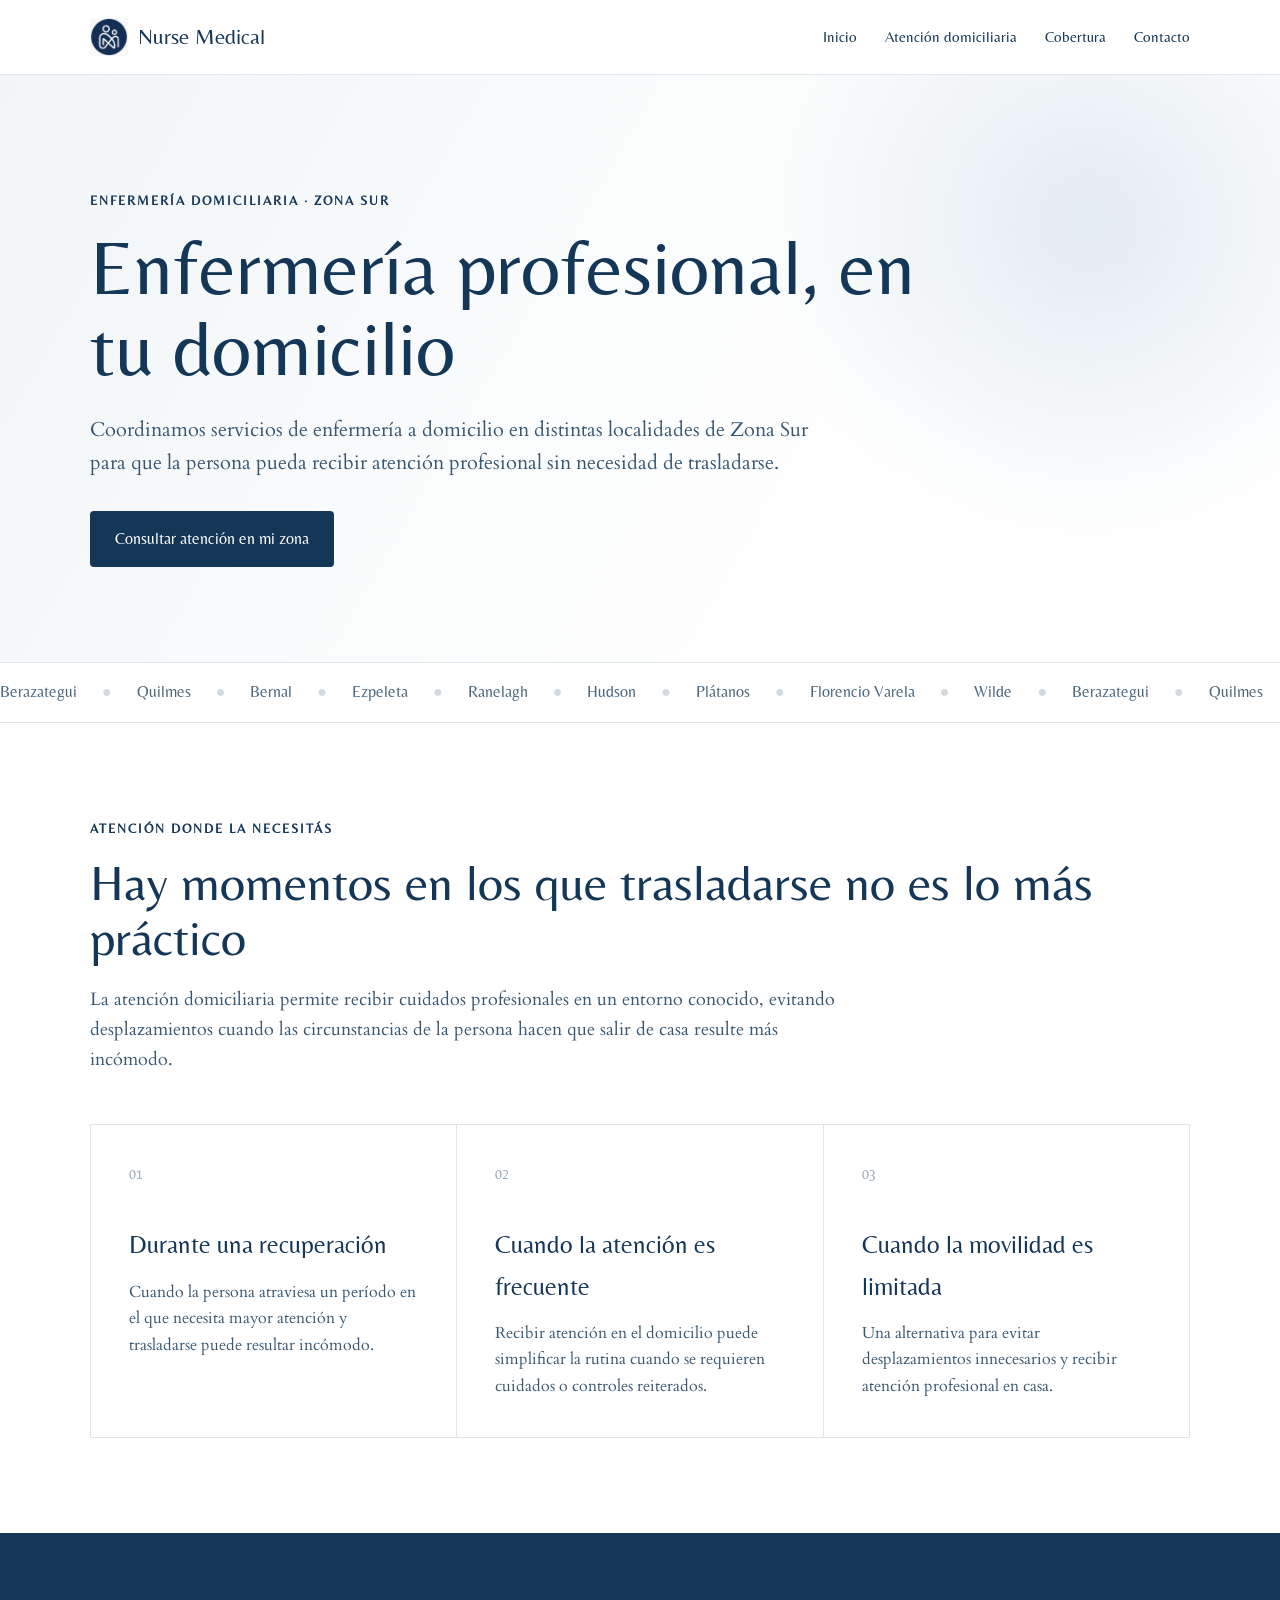
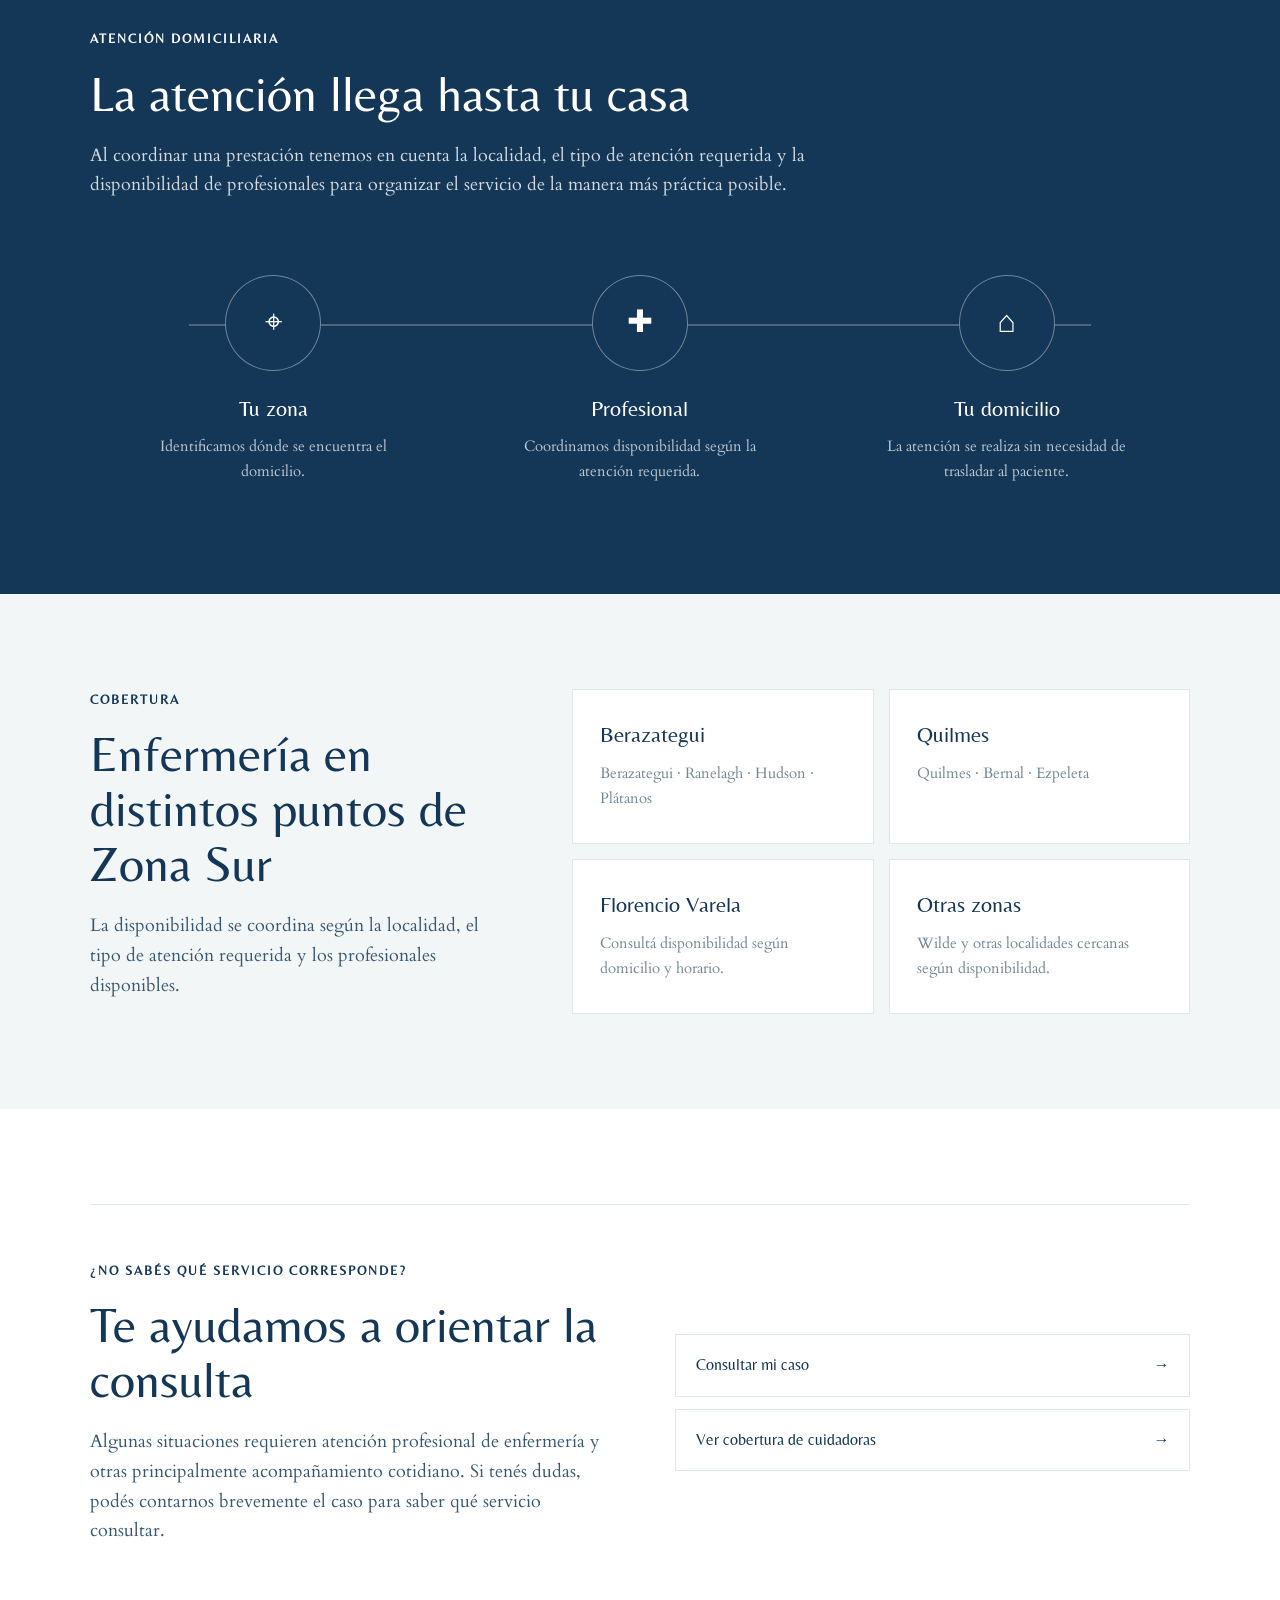
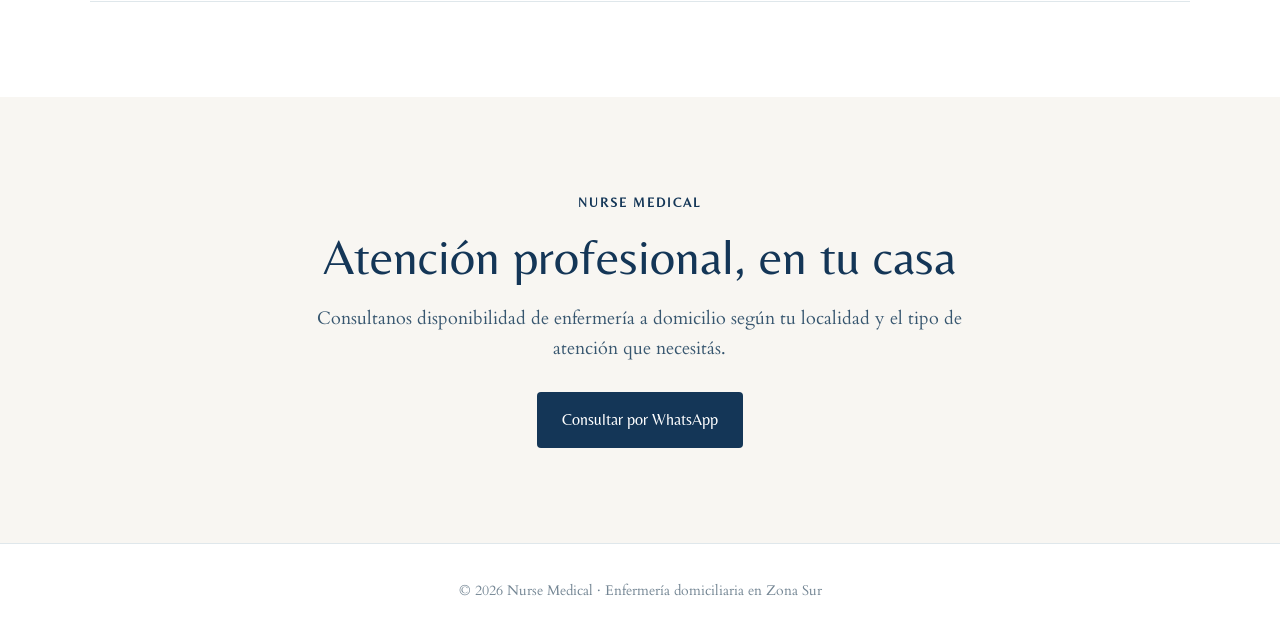
<file: enfermeria-zona-sur.html>
<!DOCTYPE html>
<html lang="es-AR">

<head>

<meta charset="UTF-8">
<meta name="viewport" content="width=device-width, initial-scale=1.0">

<title>Enfermería a domicilio en Zona Sur | Nurse Medical</title>

<meta
  name="description"
  content="Enfermería a domicilio en Zona Sur. Atención profesional en Berazategui, Quilmes, Bernal, Ezpeleta, Hudson, Ranelagh, Florencio Varela y zonas cercanas."
>

<meta name="robots" content="index, follow">

<link
  rel="canonical"
  href="https://nursemedical.com.ar/enfermeria-zona-sur.html"
>

<link rel="icon" type="image/png" href="icon.png">

<link
  href="https://fonts.googleapis.com/css2?family=Belleza&family=Cardo:wght@400;700&display=swap"
  rel="stylesheet"
>

<style>

:root{
  --blue:#143657;
  --blue-soft:#234e70;
  --text:#37566f;
  --muted:#738593;
  --light:#f3f6f7;
  --line:#dfe7eb;
  --white:#ffffff;
  --cream:#f8f6f2;
}

*{
  margin:0;
  padding:0;
  box-sizing:border-box;
}

html{
  scroll-behavior:smooth;
}

body{
  font-family:"Cardo",serif;
  color:var(--blue);
  background:white;
  line-height:1.65;
  overflow-x:hidden;
}

h1,h2,h3,.eyebrow,.button,nav,.area-title{
  font-family:"Belleza",sans-serif;
}

p{
  color:var(--text);
}

.container{
  width:min(1160px,86%);
  margin:auto;
}

section{
  padding:95px 0;
}

.eyebrow{
  font-size:13px;
  text-transform:uppercase;
  letter-spacing:2px;
  font-weight:700;
  margin-bottom:16px;
}

h1{
  font-size:clamp(48px,7vw,78px);
  line-height:1.03;
  font-weight:400;
  max-width:880px;
  margin-bottom:25px;
}

h2{
  font-size:clamp(34px,4vw,50px);
  line-height:1.1;
  font-weight:400;
  margin-bottom:20px;
}

h3{
  font-weight:400;
}

.intro{
  max-width:750px;
  font-size:18px;
}

/* HEADER */

header{
  padding:18px 7%;
  background:rgba(255,255,255,.97);
  border-bottom:1px solid var(--line);
  display:flex;
  align-items:center;
  justify-content:space-between;
  position:sticky;
  top:0;
  z-index:100;
}

.brand{
  display:flex;
  align-items:center;
  gap:10px;
  font-family:"Belleza",sans-serif;
  font-size:22px;
  text-decoration:none;
  color:var(--blue);
}

.brand img{
  width:38px;
  height:38px;
  object-fit:contain;
}

nav{
  display:flex;
  gap:28px;
}

nav a{
  text-decoration:none;
  color:var(--blue);
  font-size:15px;
}

nav a:hover{
  opacity:.6;
}

/* BUTTON */

.button{
  display:inline-block;
  padding:15px 25px;
  background:var(--blue);
  color:white;
  text-decoration:none;
  border-radius:4px;
  font-family:"Belleza",sans-serif;
  transition:.25s ease;
}

.button:hover{
  transform:translateY(-2px);
}

/* HERO */

.hero{
  padding:115px 0 95px;
  background:
    radial-gradient(circle at 85% 25%,#e2ebf0 0,transparent 28%),
    linear-gradient(120deg,#f1f5f7 0%,#fff 70%);
}

.hero p{
  font-size:20px;
  max-width:720px;
  margin-bottom:32px;
}

/* TICKER */

.ticker{
  border-top:1px solid var(--line);
  border-bottom:1px solid var(--line);
  overflow:hidden;
  background:white;
  padding:16px 0;
}

.ticker-track{
  display:flex;
  gap:25px;
  width:max-content;
  white-space:nowrap;
  animation:ticker 28s linear infinite;
}

.ticker span{
  font-family:"Belleza",sans-serif;
  color:#4b687e;
}

.separator{
  opacity:.25;
}

@keyframes ticker{
  to{
    transform:translateX(-50%);
  }
}

/* CUANDO SIRVE */

.situations{
  background:white;
}

.situation-grid{
  display:grid;
  grid-template-columns:repeat(3,1fr);
  gap:1px;
  background:var(--line);
  margin-top:50px;
  border:1px solid var(--line);
}

.situation{
  background:white;
  padding:38px;
  min-height:250px;
}

.situation-number{
  display:block;
  font-family:"Belleza",sans-serif;
  font-size:14px;
  color:#9aabb7;
  margin-bottom:38px;
}

.situation h3{
  font-size:25px;
  margin-bottom:13px;
}

.situation p{
  font-size:16px;
}

/* RECORRIDO */

.route-section{
  background:var(--blue);
  color:white;
}

.route-section .eyebrow,
.route-section h2{
  color:white;
}

.route-section .intro{
  color:rgba(255,255,255,.82);
}

.route{
  margin-top:60px;
  position:relative;
  padding:15px 0;
}

.route-line{
  height:2px;
  background:rgba(255,255,255,.24);
  position:absolute;
  top:64px;
  left:9%;
  right:9%;
}

.route-progress{
  height:2px;
  background:white;
  width:0;
  animation:routeProgress 4.5s ease-in-out infinite;
}

@keyframes routeProgress{
  0%{
    width:0;
  }
  65%{
    width:100%;
  }
  100%{
    width:100%;
  }
}

.route-items{
  display:grid;
  grid-template-columns:repeat(3,1fr);
  position:relative;
  z-index:2;
}

.route-item{
  text-align:center;
}

.route-icon{
  width:96px;
  height:96px;
  border-radius:50%;
  border:1px solid rgba(255,255,255,.4);
  background:var(--blue);
  margin:0 auto 20px;
  display:grid;
  place-items:center;
  font-size:31px;
}

.route-item h3{
  font-size:22px;
  margin-bottom:7px;
}

.route-item p{
  max-width:260px;
  margin:auto;
  color:rgba(255,255,255,.72);
  font-size:15px;
}

/* COBERTURA */

.coverage{
  background:var(--light);
}

.coverage-layout{
  display:grid;
  grid-template-columns:.8fr 1.2fr;
  gap:70px;
  align-items:start;
}

.area-grid{
  display:grid;
  grid-template-columns:1fr 1fr;
  gap:15px;
}

.area{
  background:white;
  border:1px solid var(--line);
  padding:27px;
  min-height:155px;
  transition:.25s ease;
}

.area:hover{
  transform:translateY(-3px);
  border-color:#aabac5;
}

.area-title{
  display:block;
  font-size:22px;
  margin-bottom:8px;
}

.area p{
  font-size:15px;
  color:var(--muted);
}

/* ORIENTACION */

.guidance{
  background:white;
}

.guidance-box{
  border-top:1px solid var(--line);
  border-bottom:1px solid var(--line);
  padding:55px 0;
  display:grid;
  grid-template-columns:1fr 1fr;
  gap:70px;
  align-items:center;
}

.guidance-copy p{
  font-size:18px;
  max-width:620px;
}

.guidance-links{
  display:flex;
  flex-direction:column;
  gap:12px;
}

.guidance-link{
  border:1px solid var(--line);
  padding:17px 20px;
  display:flex;
  justify-content:space-between;
  align-items:center;
  text-decoration:none;
  color:var(--blue);
  font-family:"Belleza",sans-serif;
  transition:.2s ease;
}

.guidance-link:hover{
  background:var(--light);
  padding-left:24px;
}

/* CTA */

.cta{
  background:var(--cream);
  text-align:center;
}

.cta h2{
  max-width:750px;
  margin-left:auto;
  margin-right:auto;
}

.cta p{
  max-width:650px;
  margin:0 auto 28px;
  font-size:18px;
}

/* ANIMACIONES */

.reveal{
  opacity:0;
  transform:translateY(22px);
  transition:
    opacity .7s ease,
    transform .7s ease;
}

.reveal.visible{
  opacity:1;
  transform:none;
}

/* FOOTER */

footer{
  padding:35px 7%;
  border-top:1px solid var(--line);
  text-align:center;
  font-size:14px;
  color:var(--muted);
}

/* MOBILE */

@media(max-width:900px){

  nav{
    display:none;
  }

  section{
    padding:70px 0;
  }

  .situation-grid,
  .coverage-layout,
  .guidance-box{
    grid-template-columns:1fr;
  }

  .route-line{
    display:none;
  }

  .route-items{
    grid-template-columns:1fr;
    gap:45px;
  }

  .area-grid{
    grid-template-columns:1fr 1fr;
  }

}

@media(max-width:560px){

  .area-grid{
    grid-template-columns:1fr;
  }

}

@media(prefers-reduced-motion:reduce){

  *{
    animation:none!important;
    transition:none!important;
  }

  .reveal{
    opacity:1;
    transform:none;
  }

}

</style>


<script type="application/ld+json">
{
  "@context":"https://schema.org",
  "@type":"Service",
  "name":"Enfermería a domicilio en Zona Sur",
  "provider":{
    "@type":"Organization",
    "name":"Nurse Medical",
    "url":"https://nursemedical.com.ar/"
  },
  "areaServed":[
    "Berazategui",
    "Ranelagh",
    "Hudson",
    "Plátanos",
    "Quilmes",
    "Bernal",
    "Ezpeleta",
    "Florencio Varela",
    "Wilde"
  ],
  "url":"https://nursemedical.com.ar/enfermeria-zona-sur.html"
}
</script>

</head>


<body>


<header>

<a class="brand" href="index.html">
  <img src="icon.png" alt="Logo Nurse Medical">
  Nurse Medical
</a>

<nav>
  <a href="index.html">Inicio</a>
  <a href="#atencion">Atención domiciliaria</a>
  <a href="#cobertura">Cobertura</a>
  <a href="#contacto">Contacto</a>
</nav>

</header>


<main>


<!-- HERO -->

<section class="hero">

<div class="container">

  <div class="eyebrow">
    Enfermería domiciliaria · Zona Sur
  </div>

  <h1>
    Enfermería profesional, en tu domicilio
  </h1>

  <p>
    Coordinamos servicios de enfermería a domicilio en distintas localidades
    de Zona Sur para que la persona pueda recibir atención profesional sin
    necesidad de trasladarse.
  </p>

  <a
    class="button"
    href="https://wa.me/5491135798229?text=Hola%20Nurse%20Medical%2C%20quisiera%20consultar%20por%20un%20servicio%20de%20enfermer%C3%ADa%20a%20domicilio%20en%20Zona%20Sur."
    target="_blank"
    rel="noopener"
  >
    Consultar atención en mi zona
  </a>

</div>

</section>


<!-- LOCALIDADES MOVILES -->

<div class="ticker">

<div class="ticker-track">

<span>Berazategui</span><span class="separator">●</span>
<span>Quilmes</span><span class="separator">●</span>
<span>Bernal</span><span class="separator">●</span>
<span>Ezpeleta</span><span class="separator">●</span>
<span>Ranelagh</span><span class="separator">●</span>
<span>Hudson</span><span class="separator">●</span>
<span>Plátanos</span><span class="separator">●</span>
<span>Florencio Varela</span><span class="separator">●</span>
<span>Wilde</span><span class="separator">●</span>

<span>Berazategui</span><span class="separator">●</span>
<span>Quilmes</span><span class="separator">●</span>
<span>Bernal</span><span class="separator">●</span>
<span>Ezpeleta</span><span class="separator">●</span>
<span>Ranelagh</span><span class="separator">●</span>
<span>Hudson</span><span class="separator">●</span>
<span>Plátanos</span><span class="separator">●</span>
<span>Florencio Varela</span><span class="separator">●</span>
<span>Wilde</span><span class="separator">●</span>

</div>

</div>


<!-- CUÁNDO RESULTA ÚTIL -->

<section class="situations" id="atencion">

<div class="container">

<div class="reveal">

  <div class="eyebrow">
    Atención donde la necesitás
  </div>

  <h2>
    Hay momentos en los que trasladarse no es lo más práctico
  </h2>

  <p class="intro">
    La atención domiciliaria permite recibir cuidados profesionales en un
    entorno conocido, evitando desplazamientos cuando las circunstancias de la
    persona hacen que salir de casa resulte más incómodo.
  </p>

</div>


<div class="situation-grid reveal">

  <article class="situation">

    <span class="situation-number">01</span>

    <h3>
      Durante una recuperación
    </h3>

    <p>
      Cuando la persona atraviesa un período en el que necesita mayor atención
      y trasladarse puede resultar incómodo.
    </p>

  </article>


  <article class="situation">

    <span class="situation-number">02</span>

    <h3>
      Cuando la atención es frecuente
    </h3>

    <p>
      Recibir atención en el domicilio puede simplificar la rutina cuando se
      requieren cuidados o controles reiterados.
    </p>

  </article>


  <article class="situation">

    <span class="situation-number">03</span>

    <h3>
      Cuando la movilidad es limitada
    </h3>

    <p>
      Una alternativa para evitar desplazamientos innecesarios y recibir
      atención profesional en casa.
    </p>

  </article>

</div>

</div>

</section>


<!-- RECORRIDO -->

<section class="route-section">

<div class="container">

<div class="reveal">

  <div class="eyebrow">
    Atención domiciliaria
  </div>

  <h2>
    La atención llega hasta tu casa
  </h2>

  <p class="intro">
    Al coordinar una prestación tenemos en cuenta la localidad, el tipo de
    atención requerida y la disponibilidad de profesionales para organizar el
    servicio de la manera más práctica posible.
  </p>

</div>


<div class="route reveal">

  <div class="route-line">
    <div class="route-progress"></div>
  </div>

  <div class="route-items">

    <div class="route-item">

      <div class="route-icon">
        ⌖
      </div>

      <h3>
        Tu zona
      </h3>

      <p>
        Identificamos dónde se encuentra el domicilio.
      </p>

    </div>


    <div class="route-item">

      <div class="route-icon">
        ✚
      </div>

      <h3>
        Profesional
      </h3>

      <p>
        Coordinamos disponibilidad según la atención requerida.
      </p>

    </div>


    <div class="route-item">

      <div class="route-icon">
        ⌂
      </div>

      <h3>
        Tu domicilio
      </h3>

      <p>
        La atención se realiza sin necesidad de trasladar al paciente.
      </p>

    </div>

  </div>

</div>

</div>

</section>


<!-- COBERTURA -->

<section class="coverage" id="cobertura">

<div class="container coverage-layout">

  <div class="reveal">

    <div class="eyebrow">
      Cobertura
    </div>

    <h2>
      Enfermería en distintos puntos de Zona Sur
    </h2>

    <p class="intro">
      La disponibilidad se coordina según la localidad, el tipo de atención
      requerida y los profesionales disponibles.
    </p>

  </div>


  <div class="area-grid reveal">

    <div class="area">

      <span class="area-title">
        Berazategui
      </span>

      <p>
        Berazategui · Ranelagh · Hudson · Plátanos
      </p>

    </div>


    <div class="area">

      <span class="area-title">
        Quilmes
      </span>

      <p>
        Quilmes · Bernal · Ezpeleta
      </p>

    </div>


    <div class="area">

      <span class="area-title">
        Florencio Varela
      </span>

      <p>
        Consultá disponibilidad según domicilio y horario.
      </p>

    </div>


    <div class="area">

      <span class="area-title">
        Otras zonas
      </span>

      <p>
        Wilde y otras localidades cercanas según disponibilidad.
      </p>

    </div>

  </div>

</div>

</section>


<!-- ORIENTACIÓN -->

<section class="guidance">

<div class="container guidance-box reveal">

  <div class="guidance-copy">

    <div class="eyebrow">
      ¿No sabés qué servicio corresponde?
    </div>

    <h2>
      Te ayudamos a orientar la consulta
    </h2>

    <p>
      Algunas situaciones requieren atención profesional de enfermería y otras
      principalmente acompañamiento cotidiano. Si tenés dudas, podés
      contarnos brevemente el caso para saber qué servicio consultar.
    </p>

  </div>


  <div class="guidance-links">

    <a
      class="guidance-link"
      href="https://wa.me/5491135798229?text=Hola%20Nurse%20Medical%2C%20quisiera%20contarles%20un%20caso%20para%20saber%20qu%C3%A9%20tipo%20de%20servicio%20necesito."
      target="_blank"
      rel="noopener"
    >
      <span>Consultar mi caso</span>
      <span>→</span>
    </a>


    <a
      class="guidance-link"
      href="cuidadoras-zona-sur.html"
    >
      <span>Ver cobertura de cuidadoras</span>
      <span>→</span>
    </a>

  </div>

</div>

</section>


<!-- CTA -->

<section class="cta" id="contacto">

<div class="container reveal">

  <div class="eyebrow">
    Nurse Medical
  </div>

  <h2>
    Atención profesional, en tu casa
  </h2>

  <p>
    Consultanos disponibilidad de enfermería a domicilio según tu localidad y
    el tipo de atención que necesitás.
  </p>

  <a
    class="button"
    href="https://wa.me/5491135798229?text=Hola%20Nurse%20Medical%2C%20quisiera%20consultar%20por%20enfermer%C3%ADa%20a%20domicilio%20en%20Zona%20Sur."
    target="_blank"
    rel="noopener"
  >
    Consultar por WhatsApp
  </a>

</div>

</section>


</main>


<footer>

© 2026 Nurse Medical · Enfermería domiciliaria en Zona Sur

</footer>


<script>

const reveals =
  document.querySelectorAll(".reveal");

if("IntersectionObserver" in window){

  const observer =
    new IntersectionObserver(entries=>{

      entries.forEach(entry=>{

        if(entry.isIntersecting){

          entry.target.classList.add("visible");

          observer.unobserve(entry.target);

        }

      });

    },{
      threshold:.14
    });

  reveals.forEach(element=>{
    observer.observe(element);
  });

}else{

  reveals.forEach(element=>{
    element.classList.add("visible");
  });

}

</script>

</body>
</html>
</file>
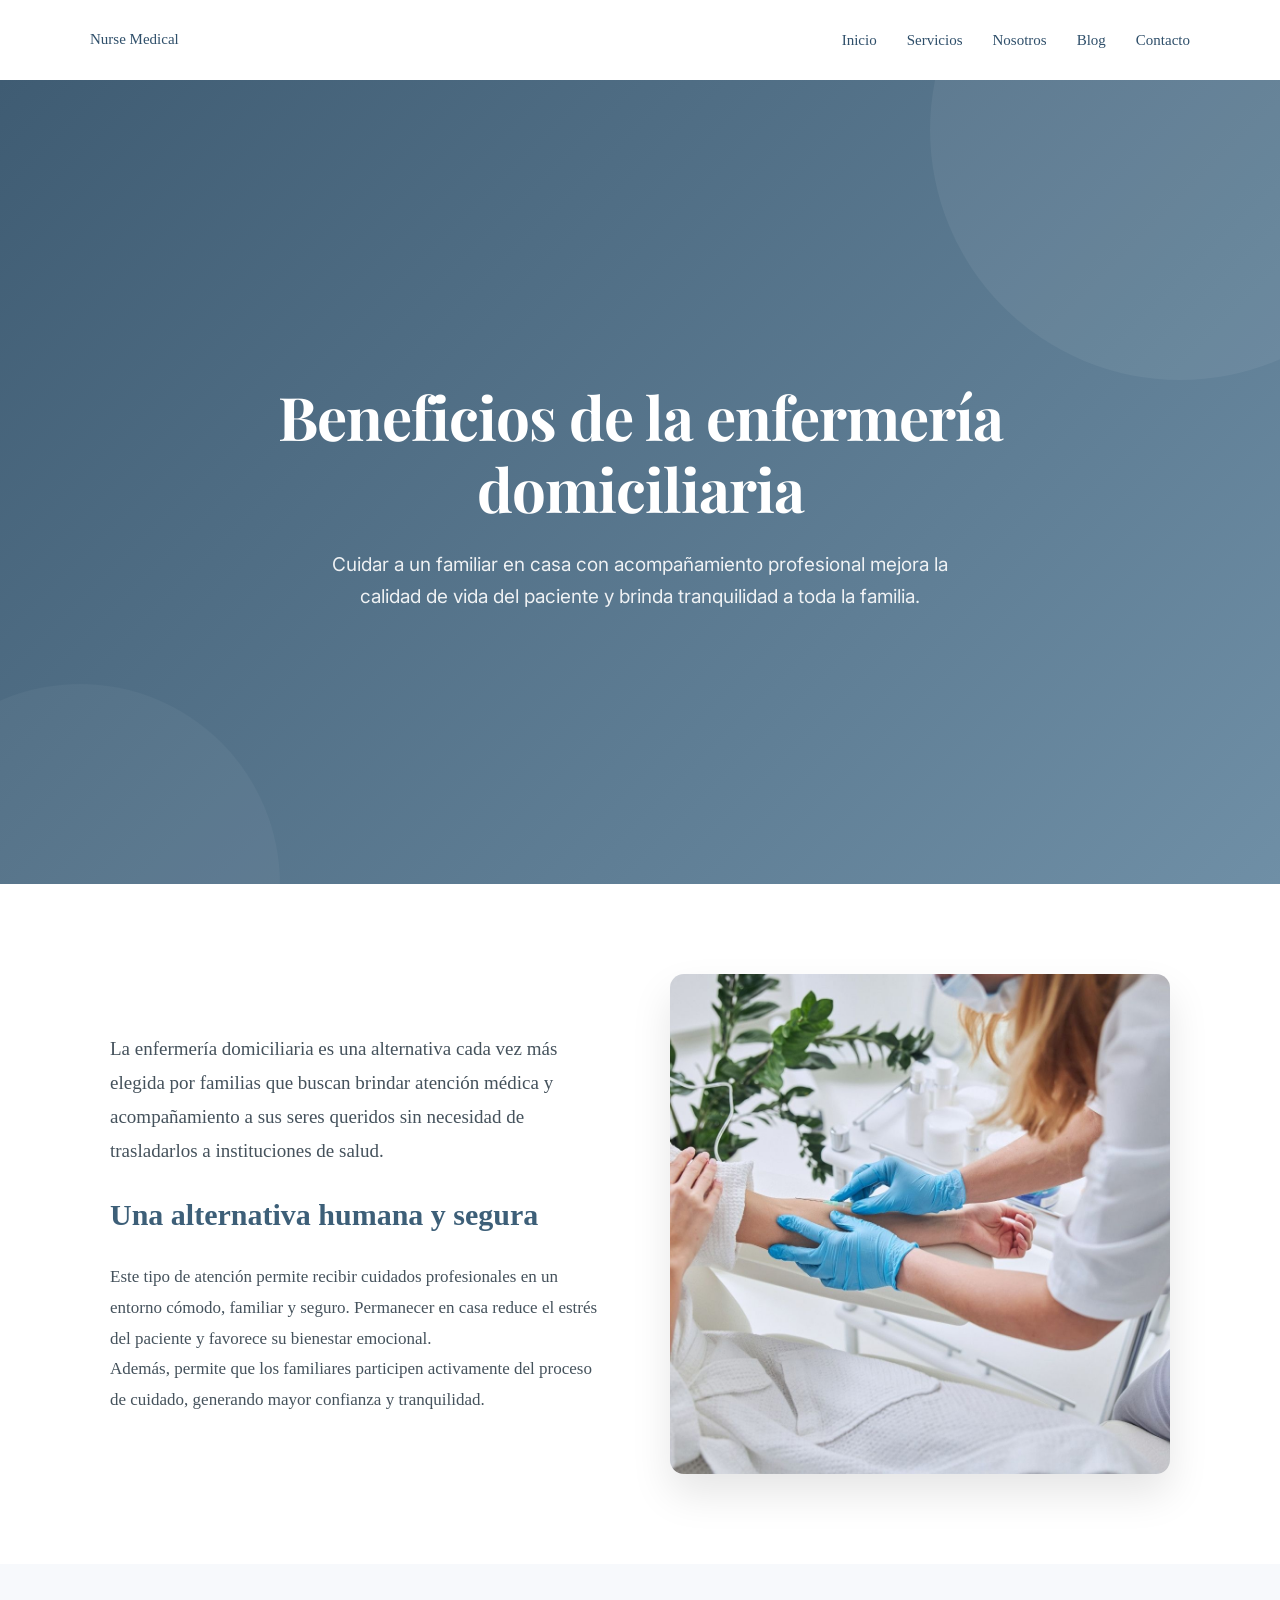
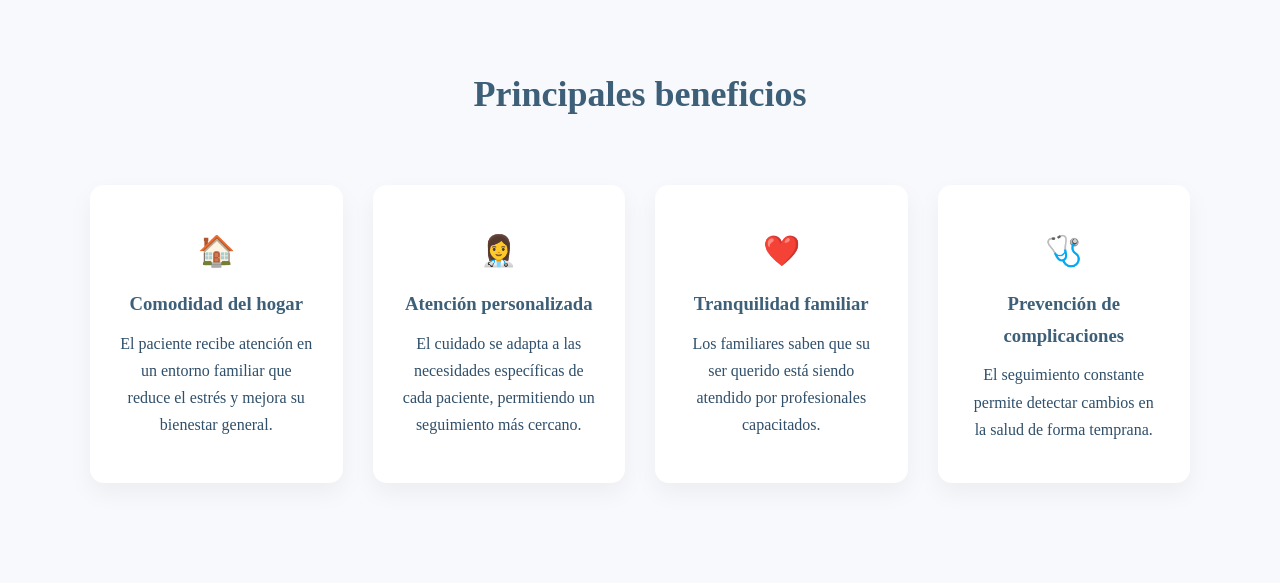
<file: blog/articulo1.html>
<!DOCTYPE html>
<html lang="es">

<head>

<meta charset="UTF-8">
<meta name="viewport" content="width=device-width, initial-scale=1.0">


<title>Beneficios de la enfermería domiciliaria | Nurse Medical</title>

<link rel="stylesheet" href="../style.css">
<link rel="stylesheet" href="articulo1.css">

<link href="https://fonts.googleapis.com/css2?family=Playfair+Display:wght@500;600&family=Inter:wght@300;400;500&display=swap" rel="stylesheet">

</head>


<body>

<nav class="nav">

<div class="container nav-container">

<a href="../index.html" class="logo">Nurse Medical</a>

<ul class="nav-links">

<li><a href="../index.html#home">Inicio</a></li>
<li><a href="../index.html#services">Servicios</a></li>
<li><a href="../index.html#about">Nosotros</a></li>
<li><a href="../index.html#blog">Blog</a></li>
<li><a href="../index.html#contact">Contacto</a></li>

</ul>

</div>

</nav>

<!-- HERO -->

<section class="blog-hero">

<div class="hero-content">

<h1>Beneficios de la enfermería domiciliaria</h1>

<p>
Cuidar a un familiar en casa con acompañamiento profesional mejora
la calidad de vida del paciente y brinda tranquilidad a toda la familia.
</p>

</div>

</section>


<!-- CONTENIDO PRINCIPAL -->

<section class="article-container">

<div class="article-grid">


<div class="article-text">

<p class="intro">
La enfermería domiciliaria es una alternativa cada vez más elegida por familias
que buscan brindar atención médica y acompañamiento a sus seres queridos sin
necesidad de trasladarlos a instituciones de salud.
</p>

<h2>Una alternativa humana y segura</h2>

<p>
Este tipo de atención permite recibir cuidados profesionales en un entorno
cómodo, familiar y seguro. Permanecer en casa reduce el estrés del paciente
y favorece su bienestar emocional.
</p>

<p>
Además, permite que los familiares participen activamente del proceso
de cuidado, generando mayor confianza y tranquilidad.
</p>

</div>


<div class="article-image">

<img src="../images/img4.jpg" alt="Enfermería domiciliaria">

</div>


</div>

</section>


<!-- BENEFICIOS -->

<section class="benefits-section">

<h2>Principales beneficios</h2>

<div class="benefits-grid">

<div class="benefit-card">

<div class="icon">🏠</div>

<h3>Comodidad del hogar</h3>

<p>
El paciente recibe atención en un entorno familiar que reduce el estrés
y mejora su bienestar general.
</p>

</div>


<div class="benefit-card">

<div class="icon">👩‍⚕️</div>

<h3>Atención personalizada</h3>

<p>
El cuidado se adapta a las necesidades específicas de cada paciente,
permitiendo un seguimiento más cercano.
</p>

</div>


<div class="benefit-card">

<div class="icon">❤️</div>

<h3>Tranquilidad familiar</h3>

<p>
Los familiares saben que su ser querido está siendo atendido por
profesionales capacitados.
</p>

</div>


<div class="benefit-card">

<div class="icon">🩺</div>

<h3>Prevención de complicaciones</h3>

<p>
El seguimiento constante permite detectar cambios en la salud
de forma temprana.
</p>

</div>


</div>

</section>
</file>
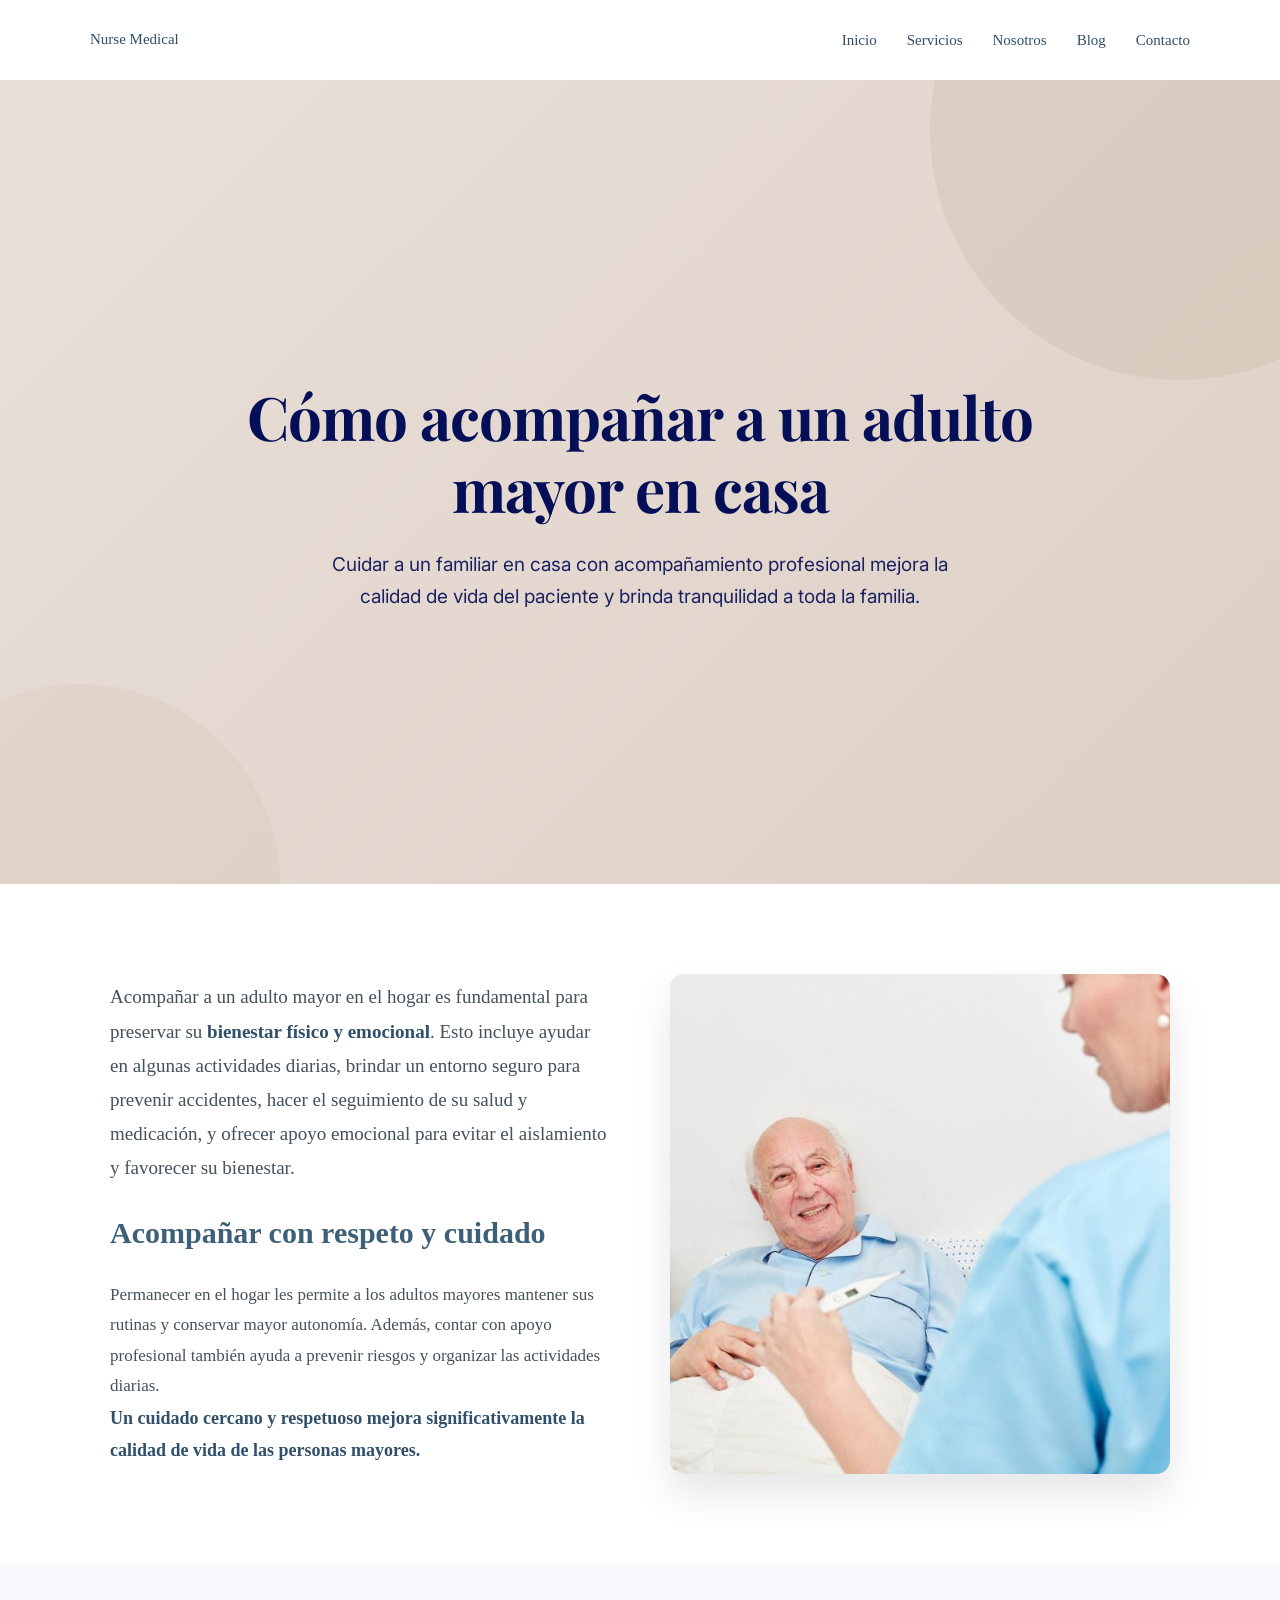
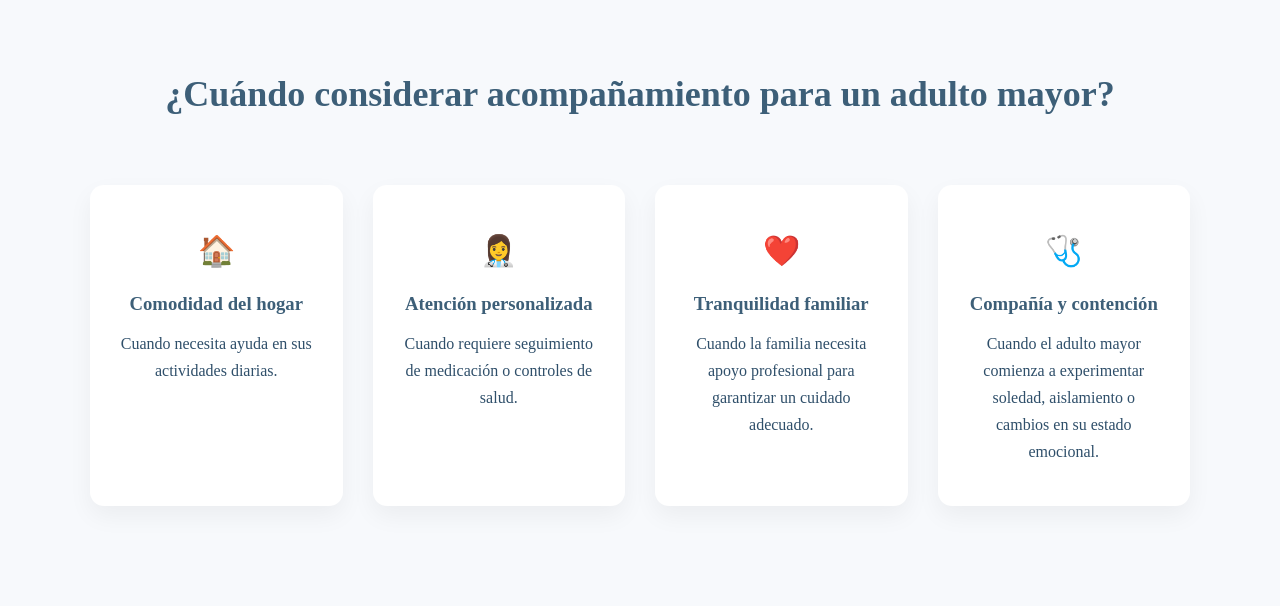
<file: blog/articulo2.html>
<!DOCTYPE html>
<html lang="es">

<head>

<meta charset="UTF-8">
<meta name="viewport" content="width=device-width, initial-scale=1.0">


<title>Cómo acompañar a un adulto mayor en casa | Nurse Medical</title>

<link rel="stylesheet" href="../style.css">
<link rel="stylesheet" href="articulo2.css">

<link href="https://fonts.googleapis.com/css2?family=Playfair+Display:wght@500;600&family=Inter:wght@300;400;500&display=swap" rel="stylesheet">

</head>


<body>

<nav class="nav">

<div class="container nav-container">

<a href="../index.html" class="logo">Nurse Medical</a>

<ul class="nav-links">

<li><a href="../index.html#home">Inicio</a></li>
<li><a href="../index.html#services">Servicios</a></li>
<li><a href="../index.html#about">Nosotros</a></li>
<li><a href="../index.html#blog">Blog</a></li>
<li><a href="../index.html#contact">Contacto</a></li>

</ul>

</div>

</nav>

<!-- HERO -->

<section class="blog-hero">

<div class="hero-content">

<h1>Cómo acompañar a un adulto mayor en casa</h1>

<p>
Cuidar a un familiar en casa con acompañamiento profesional mejora
la calidad de vida del paciente y brinda tranquilidad a toda la familia.
</p>

</div>

</section>


<!-- CONTENIDO PRINCIPAL -->

<section class="article-container">

<div class="article-grid">


<div class="article-text">

<p class="intro">
Acompañar a un adulto mayor en el hogar es fundamental para preservar su 
<span class="highlight">bienestar físico y emocional</span>.
Esto incluye ayudar en algunas actividades diarias, brindar un entorno seguro para prevenir accidentes,
hacer el seguimiento de su salud y medicación, y ofrecer apoyo emocional para evitar el aislamiento y favorecer su bienestar.<p class="medical-note">
</p>
</p>

<h2>Acompañar con respeto y cuidado</h2>
<p>
Permanecer en el hogar les permite a los adultos mayores mantener sus rutinas y conservar mayor autonomía. 
Además, contar con apoyo profesional también ayuda a prevenir riesgos y organizar las actividades diarias. 
<p class="key-phrase">
Un cuidado cercano y respetuoso mejora significativamente la calidad de vida de las personas mayores.
</p>

</div>


<div class="article-image">

<img src="../images/img7.jpg" alt="Enfermería domiciliaria">

</div>


</div>

</section>


<!-- BENEFICIOS -->

<section class="benefits-section">

<h2>¿Cuándo considerar acompañamiento para un adulto mayor?</h2>

<div class="benefits-grid">

<div class="benefit-card">

<div class="icon">🏠</div>

<h3>Comodidad del hogar</h3>

<p>
Cuando necesita ayuda en sus actividades diarias.
</p>

</div>


<div class="benefit-card">

<div class="icon">👩‍⚕️</div>

<h3>Atención personalizada</h3>

<p>
Cuando requiere seguimiento de medicación o controles de salud.
</p>

</div>


<div class="benefit-card">

<div class="icon">❤️</div>

<h3>Tranquilidad familiar</h3>

<p>
Cuando la familia necesita apoyo profesional para garantizar un cuidado adecuado.
</p>

</div>


<div class="benefit-card">

<div class="icon">🩺</div>

<h3>Compañía y contención</h3>

<p>
Cuando el adulto mayor comienza a experimentar soledad, aislamiento o cambios en su estado emocional.
</p>

</div>


</div>

</section>
</file>
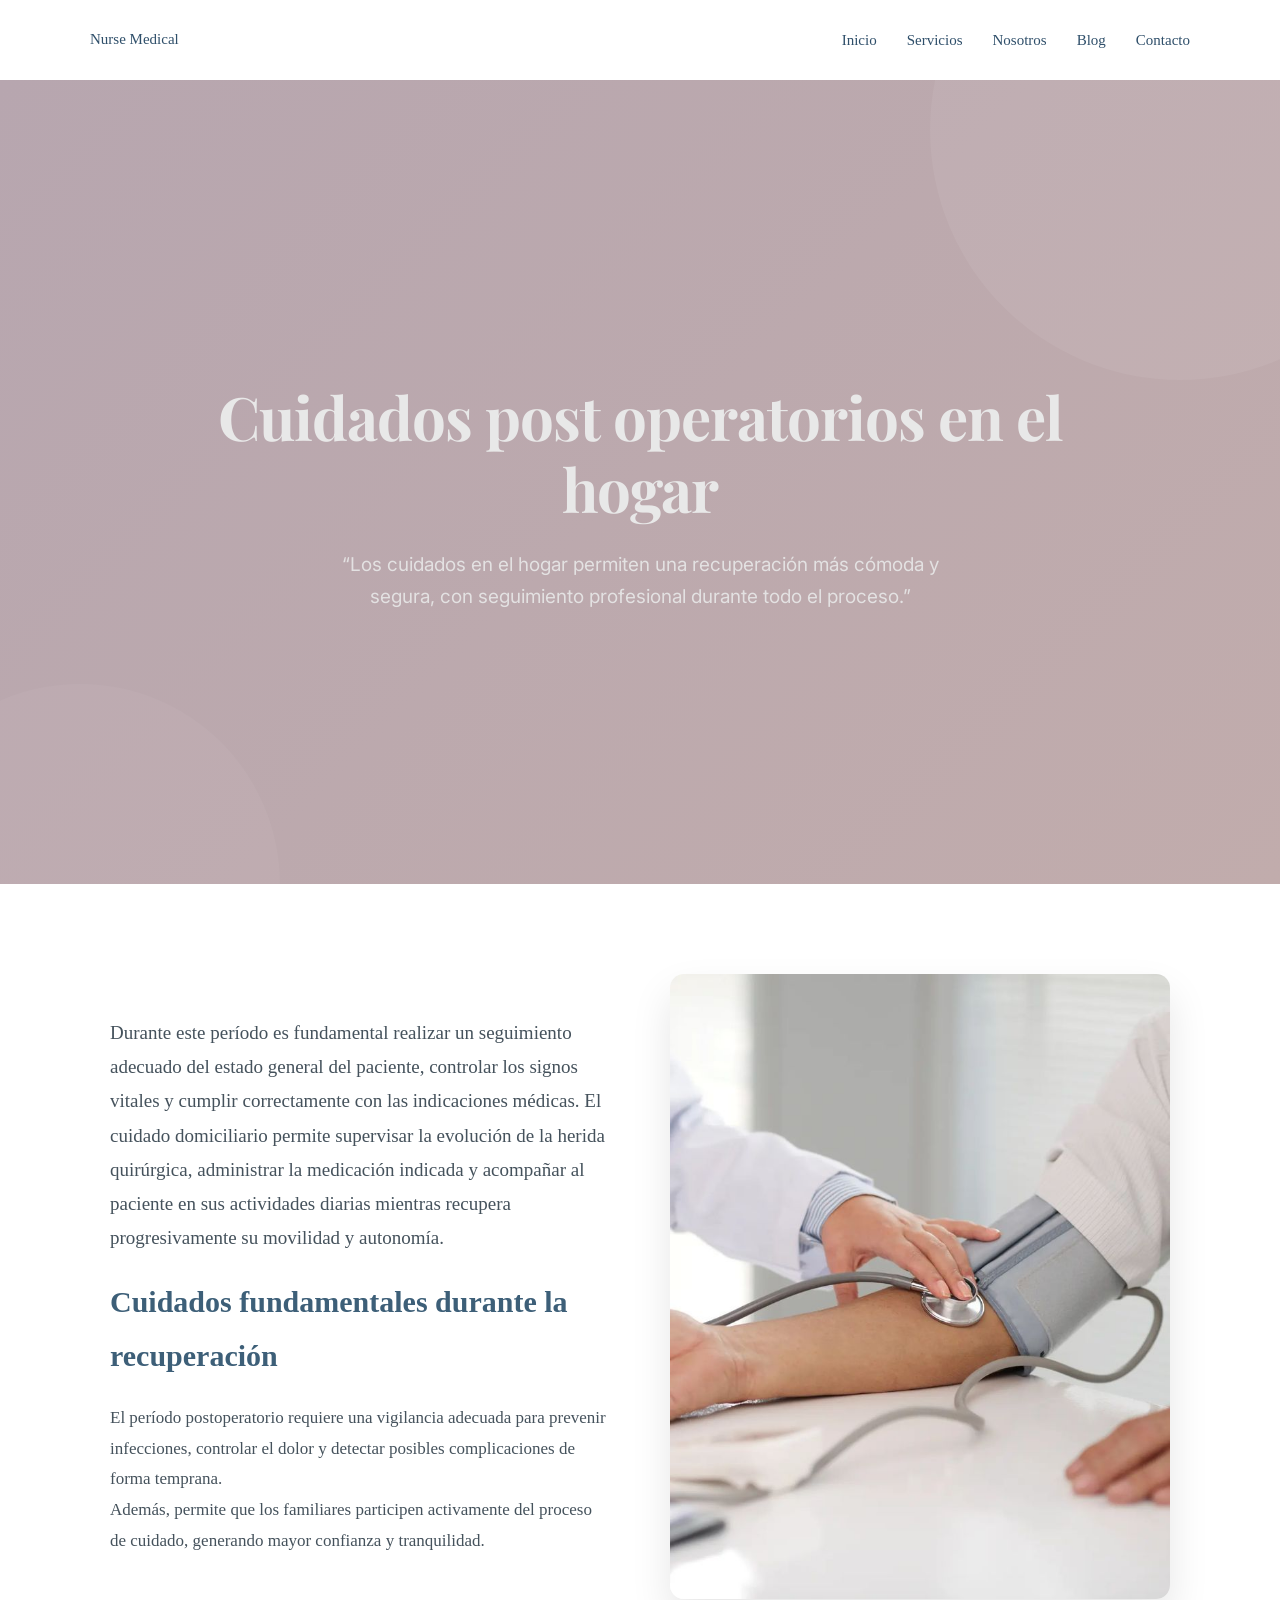
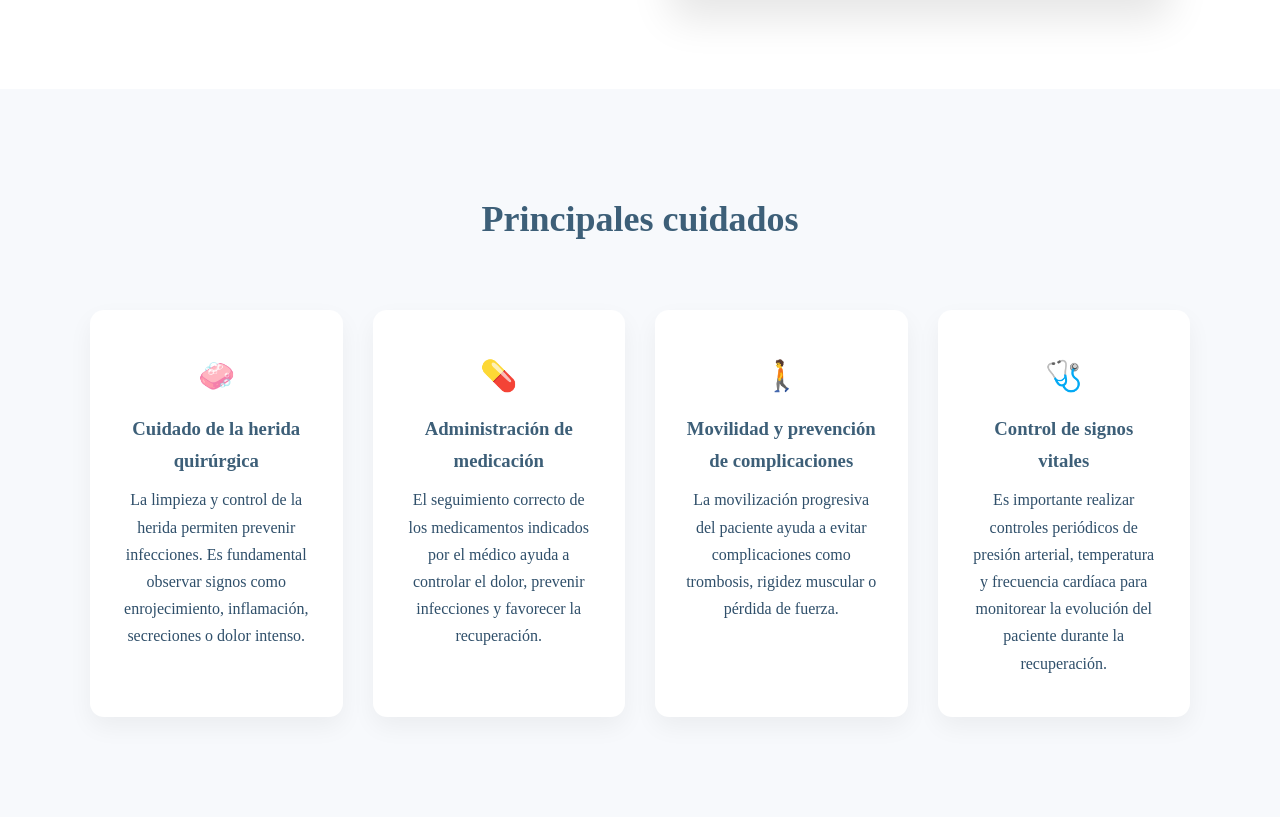
<file: blog/articulo3.html>
<!DOCTYPE html>
<html lang="es">

<head>

<meta charset="UTF-8">
<meta name="viewport" content="width=device-width, initial-scale=1.0">


<title> Cuidados postoperatorios en el hogar | Nurse Medical</title>

<link rel="stylesheet" href="../style.css">
<link rel="stylesheet" href="articulo3.css">

<link href="https://fonts.googleapis.com/css2?family=Playfair+Display:wght@500;600&family=Inter:wght@300;400;500&display=swap" rel="stylesheet">

</head>


<body>

<nav class="nav">

<div class="container nav-container">

<a href="../index.html" class="logo">Nurse Medical</a>

<ul class="nav-links">

<li><a href="../index.html#home">Inicio</a></li>
<li><a href="../index.html#services">Servicios</a></li>
<li><a href="../index.html#about">Nosotros</a></li>
<li><a href="../index.html#blog">Blog</a></li>
<li><a href="../index.html#contact">Contacto</a></li>

</ul>

</div>

</nav>

<!-- HERO -->

<section class="blog-hero">

<div class="hero-content">

<h1>Cuidados post operatorios en el hogar</h1>

<p>
“Los cuidados en el hogar permiten una recuperación más cómoda y segura, 
con seguimiento profesional durante todo el proceso.”
</p>

</div>

</section>


<!-- CONTENIDO PRINCIPAL -->

<section class="article-container">

<div class="article-grid">


<div class="article-text">

<p class="intro">
Durante este período es fundamental realizar un seguimiento adecuado del estado general del paciente, controlar los signos vitales y cumplir correctamente con las indicaciones médicas.
El cuidado domiciliario permite supervisar la evolución de la herida quirúrgica, 
administrar la medicación indicada y acompañar al paciente en sus actividades diarias mientras recupera progresivamente su movilidad y autonomía.
</p>

<h2>Cuidados fundamentales durante la recuperación</h2>

<p>
El período postoperatorio requiere una vigilancia adecuada para prevenir infecciones, 
controlar el dolor y detectar posibles complicaciones de forma temprana.
</p>

<p>
Además, permite que los familiares participen activamente del proceso
de cuidado, generando mayor confianza y tranquilidad.
</p>

</div>


<div class="article-image">

<img src="../images/img9.jpg" alt="Enfermería domiciliaria">

</div>


</div>

</section>


<!-- BENEFICIOS -->

<section class="benefits-section">

<h2>Principales cuidados</h2>

<div class="benefits-grid">

<div class="benefit-card">

<div class="icon">🧼</div>

<h3>Cuidado de la herida quirúrgica</h3>

<p>
La limpieza y control de la herida permiten prevenir infecciones. 
Es fundamental observar signos como enrojecimiento, 
inflamación, secreciones o dolor intenso.
</p>

</div>


<div class="benefit-card">

<div class="icon">💊</div>

<h3>Administración de medicación</h3>

<p>
El seguimiento correcto de los medicamentos indicados por el médico ayuda a 
controlar el dolor, prevenir infecciones y favorecer la recuperación.
</p>

</div>


<div class="benefit-card">

<div class="icon">🚶</div>

<h3>Movilidad y prevención de complicaciones</h3>

<p>
La movilización progresiva del paciente ayuda a evitar complicaciones como trombosis, 
rigidez muscular o pérdida de fuerza.
</p>

</div>


<div class="benefit-card">

<div class="icon">🩺</div>

<h3>Control de signos vitales</h3>

<p>
Es importante realizar controles periódicos de presión arterial, 
temperatura y frecuencia cardíaca para monitorear la evolución del paciente durante la recuperación.

</p>

</div>


</div>

</section>
</file>
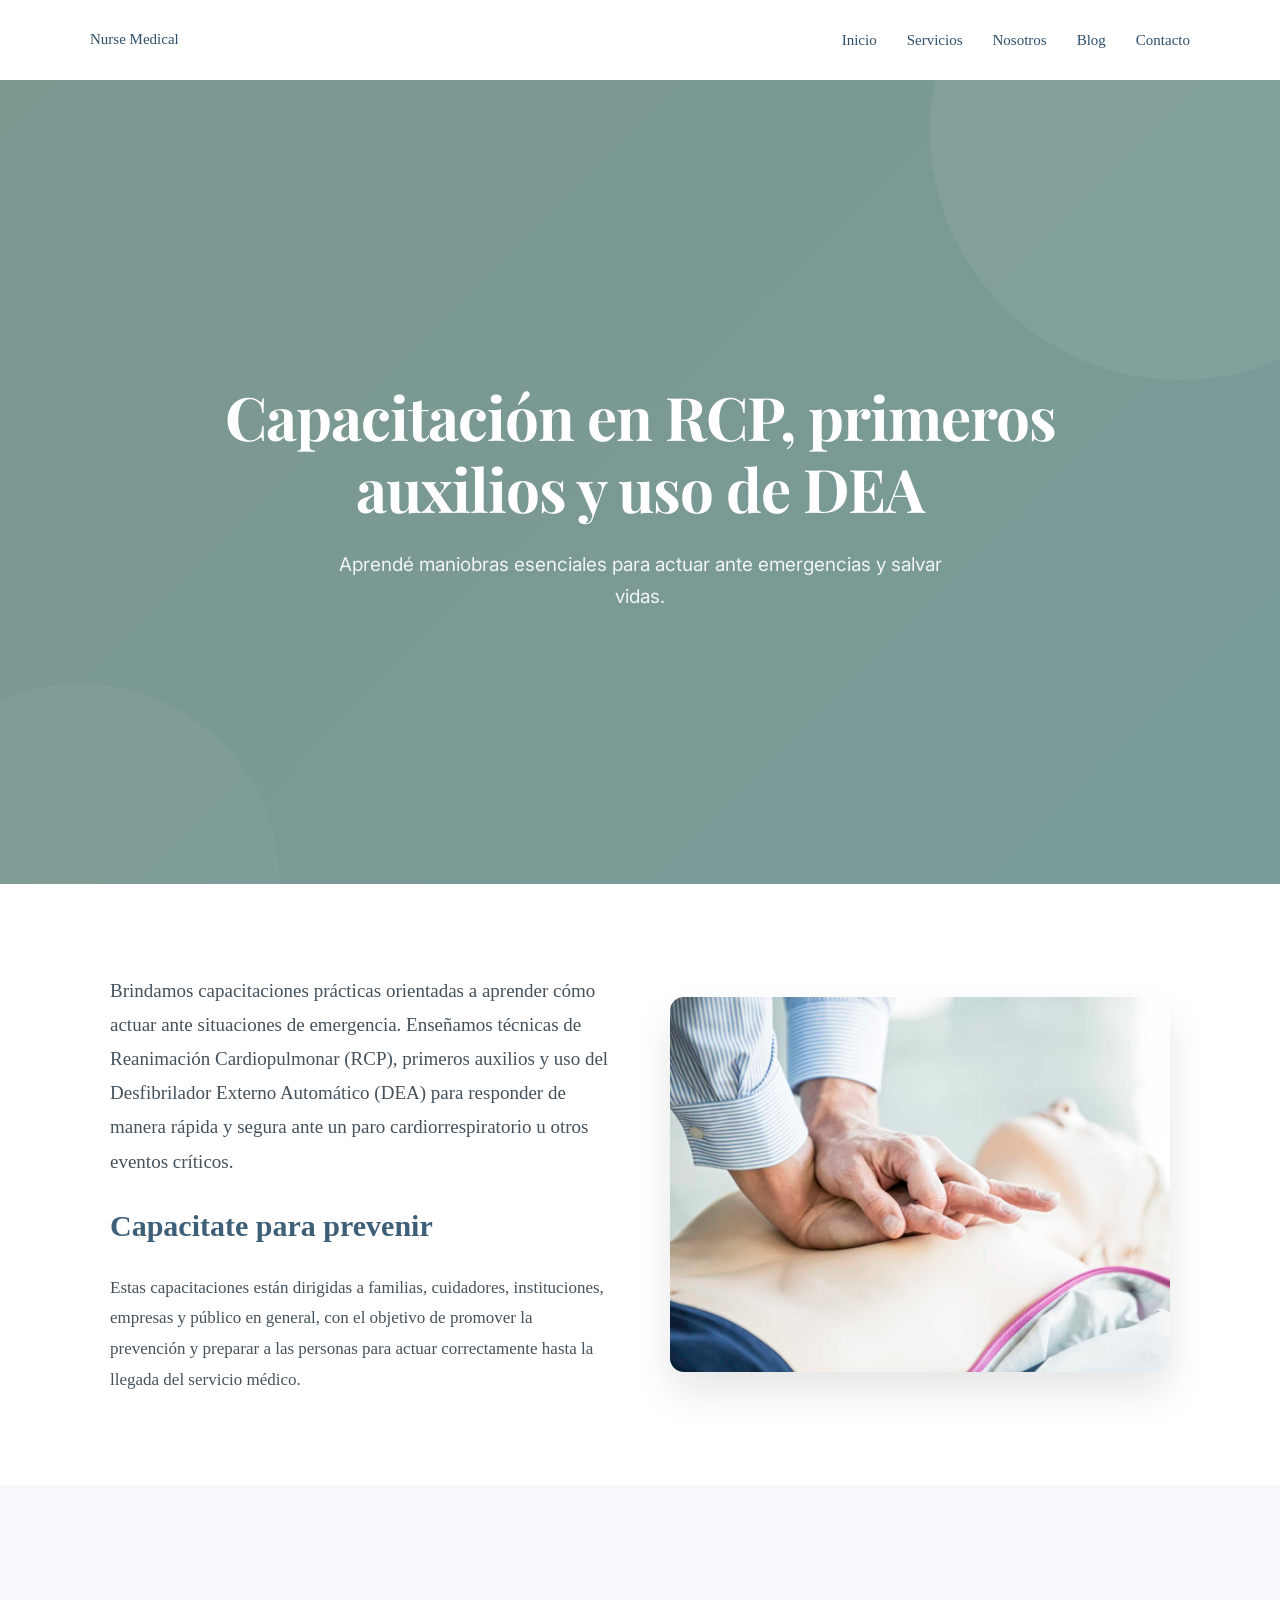
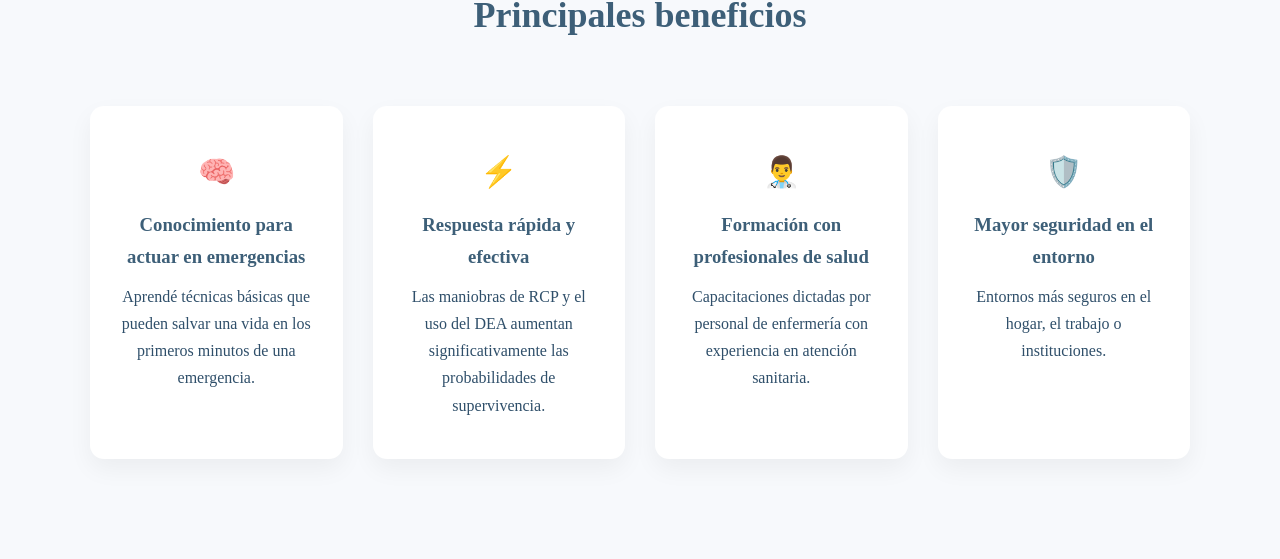
<file: blog/articulo4.html>
<!DOCTYPE html>
<html lang="es">

<head>

<meta charset="UTF-8">
<meta name="viewport" content="width=device-width, initial-scale=1.0">


<title> Señales de alerta en pacientes domiciliarios | Nurse Medical</title>

<link rel="stylesheet" href="../style.css">
<link rel="stylesheet" href="articulo4.css">

<link href="https://fonts.googleapis.com/css2?family=Playfair+Display:wght@500;600&family=Inter:wght@300;400;500&display=swap" rel="stylesheet">

</head>


<body>

<nav class="nav">

<div class="container nav-container">

<a href="../index.html" class="logo">Nurse Medical</a>

<ul class="nav-links">

<li><a href="../index.html#home">Inicio</a></li>
<li><a href="../index.html#services">Servicios</a></li>
<li><a href="../index.html#about">Nosotros</a></li>
<li><a href="../index.html#blog">Blog</a></li>
<li><a href="../index.html#contact">Contacto</a></li>

</ul>

</div>

</nav>

<!-- HERO -->

<section class="blog-hero">

<div class="hero-content">

<h1>Capacitación en RCP, primeros auxilios y uso de DEA</h1>

<p>
Aprendé maniobras esenciales para actuar ante emergencias y salvar vidas.
</p>

</div>

</section>


<!-- CONTENIDO PRINCIPAL -->

<section class="article-container">

<div class="article-grid">


<div class="article-text">

<p class="intro">
Brindamos capacitaciones prácticas orientadas a aprender cómo actuar ante situaciones de emergencia. 
Enseñamos técnicas de Reanimación Cardiopulmonar (RCP), primeros auxilios y uso del Desfibrilador Externo Automático (DEA) 
para responder de manera rápida y segura ante un paro cardiorrespiratorio u otros eventos críticos.
</p>

<h2>Capacitate para prevenir</h2>

<p>
Estas capacitaciones están dirigidas a familias, cuidadores, instituciones, empresas y público en general, 
con el objetivo de promover la prevención y preparar a las personas para actuar correctamente hasta la llegada del 
servicio médico.

</p>

</div>


<div class="article-image">

<img src="../images/rcp.jpg" alt="Enfermería domiciliaria">

</div>


</div>

</section>


<!-- BENEFICIOS -->

<section class="benefits-section">

<h2>Principales beneficios</h2>

<div class="benefits-grid">

<div class="benefit-card">

<div class="icon">🧠 </div>

<h3>Conocimiento para actuar en emergencias</h3>

<p>
Aprendé técnicas básicas que pueden salvar una vida en los primeros minutos de una emergencia.

</p>

</div>


<div class="benefit-card">

<div class="icon">⚡</div>

<h3> Respuesta rápida y efectiva</h3>

<p>
Las maniobras de RCP y el uso del DEA aumentan significativamente las probabilidades de supervivencia.

</p>

</div>


<div class="benefit-card">

<div class="icon">👨‍⚕️</div>

<h3> Formación con profesionales de salud</h3>

<p>
Capacitaciones dictadas por personal de enfermería con experiencia en atención sanitaria.
</p>

</div>


<div class="benefit-card">

<div class="icon">🛡️</div>

<h3> Mayor seguridad en el entorno</h3>

<p>
Entornos más seguros en el hogar, el trabajo o instituciones.

</p>

</div>


</div>

</section>
</file>
<file: style.css>
:root {
  --primary: #2f4f6a;
  --accent: #4f6f8c;
  --light: #f2f6fa;
  --white: #ffffff;
}

* {
  margin: 0;
  padding: 0;
  box-sizing: border-box;
}

html, body {
  overflow-x: hidden;
}

img{
width:100%;
height:auto;
display:block;
}

body {
  font-family: 'Cardo', serif;
  color: var(--primary);
  background: var(--white);
  line-height: 1.7;
}

.container {
  width: 90%;
  max-width: 1100px;
  margin: auto;
}

.section {
  padding: 120px 0;
}

.section-title {
  font-family: 'Belleza';
  font-size: clamp(26px, 3vw, 32px);
  margin-bottom: 30px;
}

.section-text {
  max-width: 650px;
  margin: auto;
  text-align: center;
}

.white {
  color: #fff;
}

/* HEADER */
.header {
  position: fixed;
  width: 100%;
  background: rgba(255,255,255,0.9);
  backdrop-filter: blur(10px);
  border-bottom: 1px solid rgba(0,0,0,0.05);
  z-index: 100;
}

.nav-container {
  display: flex;
  justify-content: space-between;
  align-items: center;
  height: 80px;
}

.logo {
  font-family: 'Belleza';
  font-size: 22px;
  display: flex;
  flex-direction: column;
}

.nav {
  display: flex;
  gap: 30px;
}

.nav a {
  text-decoration: none;
  font-family: 'Belleza';
  font-size: 15px;
  color: var(--primary);
  position: relative;
}

.nav a::after {
  content: "";
  position: absolute;
  left: 0;
  bottom: -5px;
  width: 0;
  height: 1px;
  background: var(--primary);
  transition: 0.3s;
}

.nav a:hover::after {
  width: 100%;
}

.menu-toggle{
  display:none;
  font-size:28px;
  cursor:pointer;
}

/* MOBILE NAV */

@media (max-width:900px){

.nav{
  position:absolute;
  top:80px;
  right:0;
  background:white;
  width:100%;
  flex-direction:column;
  align-items:center;
  gap:20px;
  padding:30px 0;
  display:none;
  box-shadow:0 10px 30px rgba(0,0,0,0.05);
}

.nav.active{
  display:flex;
}

.menu-toggle{
  display:block;
}

}

/* HERO */
/* ===== HERO NUEVO PROFESIONAL ===== */

/* ===== HERO ORIGINAL SALUD ===== */

.hero {
  display: grid;
  grid-template-columns: 1fr 1fr;
  min-height: 100vh;
  position: relative;
  overflow: hidden;
}

/* Imagen médica */
.hero-image {
  position: relative;
  background: url('images/img5.jpg') center/cover no-repeat;
}

/* Overlay azul */
.hero-overlay {
  position: absolute;
  inset: 0;
  background: rgba(47,79,106,0.75);
}

/* Cruz médica animada */
.medical-cross {
  position: absolute;
  width: 80px;
  height: 80px;
  top: 40%;
  left: 40%;
  border: 4px solid rgba(255,255,255,0.3);
  animation: rotateCross 20s linear infinite;
}


.medical-cross::before {
  width: 4px;
  height: 100%;
  left: 50%;
  transform: translateX(-50%);
}

.medical-cross::after {
  height: 4px;
  width: 100%;
  top: 50%;
  transform: translateY(-50%);
}

@keyframes rotateCross {
  from { transform: rotate(0deg); }
  to { transform: rotate(360deg); }
}

/* Contenido */
.hero-content {
  display: flex;
  flex-direction: column;
  justify-content: center;
  padding: 120px 0;
}

.hero-label {
  font-family: 'Belleza';
  letter-spacing: 2px;
  font-size: 13px;
  text-transform: uppercase;
  color: #4f6f8c;
  margin-bottom: 25px;
}

.hero-title {
  font-family: 'Belleza';
  font-size: clamp(36px, 5vw, 58px);
  line-height: 1.1;
  margin-bottom: 25px;
  color: #2f4f6a;
}

.hero-title span {
  color: #4f6f8c;
  position: relative;
}

.hero-title span::after {
  content: "";
  position: absolute;
  left: 0;
  bottom: -8px;
  width: 100%;
  height: 3px;
  background: linear-gradient(to right, #2f4f6a, #4f6f8c);
}

.hero p {
  font-size: 18px;
  max-width: 500px;
  margin-bottom: 40px;
  color: #5f7f99;
}

.hero-buttons {
  display: flex;
  gap: 20px;
  flex-wrap: wrap;
}

.btn-primary {
  background: #2f4f6a;
  color: #fff;
  padding: 14px 32px;
  text-decoration: none;
  font-family: 'Belleza';
  transition: 0.3s ease;
}

.btn-primary:hover {
  background: #4f6f8c;
}

.btn-secondary {
  border: 1px solid #2f4f6a;
  color: #2f4f6a;
  padding: 14px 32px;
  text-decoration: none;
  font-family: 'Belleza';
  transition: 0.3s ease;
}

.btn-secondary:hover {
  background: #2f4f6a;
  color: #fff;
}

/* Responsive */
@media (max-width: 900px) {

  .hero {
    grid-template-columns: 1fr;
  }

  .hero-image {
    height: 300px;
  }

  .medical-cross {
    display: none;
  }

  .hero-content {
    padding: 60px 0;
  }

}

@media (max-width: 900px) {

  .hero {
    grid-template-columns: 1fr;
  }

  .hero-image {
    height: 320px;
  }

  .hero-content {
    padding: 60px 0;
    text-align: center;
    align-items: center;
  }

  .hero p {
    max-width: 100%;
  }

}

/* ===== TRANSICIÓN HERO → ABOUT ===== */

.transition-section {
  background: linear-gradient(
    180deg,
    #ffffff 0%,
    #f4f8fb 40%,
    #eef3f7 100%
  );
  padding: 120px 0;
  text-align: center;
  position: relative;
  overflow: hidden;
}

.transition-content {
  max-width: 800px;
  margin: auto;
  position: relative;
}

.transition-line {
  width: 80px;
  height: 3px;
  background: linear-gradient(to right, #2f4f6a, #4f6f8c);
  margin: 0 auto 40px;
  transform: scaleX(0);
  transform-origin: center;
  transition: 1s ease;
}

.transition-line.visible {
  transform: scaleX(1);
}

.transition-text {
  font-family: 'Belleza';
  font-size: clamp(24px, 4vw, 36px);
  color: #2f4f6a;
  line-height: 1.4;
}

/* ===== ABOUT PREMIUM ===== */

.about-section {
  background: #fff;
}

.about-grid {
  display: grid;
  grid-template-columns: 1.2fr 1fr;
  gap: 80px;
  align-items: center;
}

.about-left {
  display: flex;
  gap: 25px;
}

.about-line {
  width: 4px;
  background: linear-gradient(to bottom, #2f4f6a, #4f6f8c);
}

.about-title {
  font-family: 'Belleza';
  font-size: clamp(28px,4vw,38px);
  margin-bottom: 25px;
}

.about-text {
  max-width: 500px;
  line-height: 1.8;
}

.about-right {
  display: flex;
  flex-direction: column;
  gap: 30px;
}

.about-card {
  padding: 30px;
  border: 1px solid rgba(47,79,106,0.1);
  transition: 0.3s ease;
  background: #fff;
}

.about-card h3 {
  font-family: 'Belleza';
  margin-bottom: 10px;
}

.about-card:hover {
  transform: translateX(10px);
  border-color: #2f4f6a;
}

/* Animaciones */
.fade-left {
  opacity: 0;
  transform: translateX(-40px);
  transition: 0.8s ease;
}

.fade-left.visible {
  opacity: 1;
  transform: translateX(0);
}

/* Responsive */
@media (max-width: 900px) {
  .about-grid {
    grid-template-columns: 1fr;
    gap: 60px;
  }

  .about-left {
    flex-direction: column;
  }

  .about-line {
    height: 4px;
    width: 60px;
  }

  .about-card:hover {
    transform: none;
  }
}

/* SERVICES */
/* ===== SERVICIOS HUMANOS Y LLAMATIVOS ===== */
/* ===== SERVICIOS VISUALES PREMIUM ===== */

.services-section {
  padding: 140px 0 0 0;
  background: #ffffff;
}

.services-title {
  font-family: 'Belleza';
  font-size: clamp(28px,4vw,42px);
  margin-bottom: 100px;
  text-align: center;
  color: #2f4f6a;
}

.service-block {
  display: grid;
  grid-template-columns: 1fr 1fr;
  min-height: 450px;
  align-items: center;
}

.service-block.reverse {
  direction: rtl;
}

.service-block.reverse .service-text {
  direction: ltr;
}

/* Imagen */
.service-image {
  position: relative;
  height: 100%;
  background-size: cover;
  background-position: center;
}

.service-overlay {
  position: absolute;
  inset: 0;
  background: rgba(47,79,106,0.65);
  transition: 0.4s ease;
}

.service-block:hover .service-overlay {
  background: rgba(47,79,106,0.5);
}

/* Texto */
.service-text {
  padding: 80px;
}

.service-text h3 {
  font-family: 'Belleza';
  font-size: 32px;
  margin-bottom: 20px;
  color: #2f4f6a;
}

.service-text p {
  max-width: 450px;
  color: #5f7f99;
  font-size: 17px;
  line-height: 1.7;
}

/* Animación */
.fade-up {
  opacity: 0;
  transform: translateY(40px);
  transition: 0.8s ease;
}

.fade-up.visible {
  opacity: 1;
  transform: translateY(0);
}

/* Responsive */
@media (max-width: 900px) {

  .service-block {
    grid-template-columns: 1fr;
  }

  .service-text {
  padding: 40px 25px;
}
.service-text h3 {
  font-size: clamp(24px,3vw,32px);
}
  .service-image {
    height: 300px;
  }

}

/* ===== BLOG PREMIUM ===== */

/* ========================= */
/* BLOG SECTION */
/* ========================= */

/* ========================= */
/* BLOG PROLIJO Y MODERNO */
/* ========================= */

.blog-section {
  padding: 140px 0;
  background: #f4f7fa;
}

.blog-title {
  font-family: 'Belleza';
  font-size: clamp(28px,4vw,42px);
  text-align: center;
  color: #2f4f6a;
  margin-bottom: 15px;
}

.blog-subtitle {
  text-align: center;
  color: #5f7f99;
  margin-bottom: 80px;
}

/* DESTACADO */

.blog-feature {
  display: grid;
  grid-template-columns: 1fr 1fr;
  background: #ffffff;
  box-shadow: 0 20px 40px rgba(47,79,106,0.08);
  margin-bottom: 80px;
  transition: 0.4s ease;
}

.blog-feature:hover {
  transform: translateY(-8px);
}

.blog-feature .blog-image {
  min-height: 400px;
  background-size: cover;
  background-position: center;
}

.blog-content {
  padding: 40px;
}

.blog-category {
  font-size: 12px;
  text-transform: uppercase;
  letter-spacing: 1px;
  color: #4f6f8c;
  margin-bottom: 15px;
  display: inline-block;
}

.blog-content h3 {
  font-family: 'Belleza';
  font-size: 28px;
  margin-bottom: 15px;
  color: #2f4f6a;
}

.blog-content h4 {
  font-family: 'Belleza';
  font-size: 20px;
  margin-bottom: 10px;
  color: #2f4f6a;
}

.blog-content p {
  color: #5f7f99;
  margin-bottom: 20px;
  line-height: 1.6;
}

.blog-link {
  color: #2f4f6a;
  font-weight: bold;
  text-decoration: none;
  transition: 0.3s ease;
}

.blog-link:hover {
  color: #4f6f8c;
}

/* CARDS INFERIORES */

.blog-cards {
  display: grid;
  grid-template-columns: repeat(3, 1fr);
  gap: 40px;
}

.blog-card {
  background: #ffffff;
  box-shadow: 0 15px 35px rgba(47,79,106,0.08);
  transition: 0.4s ease;
}

.blog-card:hover {
  transform: translateY(-6px);
}

.blog-card .blog-image {
  height: 220px;
  background-size: cover;
  background-position: center;
}

/* ANIMACIÓN */

.fade-up {
  opacity: 0;
  transform: translateY(40px);
  transition: 0.8s ease;
}

.fade-up.visible {
  opacity: 1;
  transform: translateY(0);
}

/* RESPONSIVE */

@media (max-width: 900px) {

  .blog-feature {
    grid-template-columns: 1fr;
  }

  .blog-feature .blog-image {
    height: 300px;
  }

  .blog-cards {
    grid-template-columns: 1fr;
  }

}
/* ========================= */
/* RESPONSIVE */
/* ========================= */

@media (max-width: 900px) {

  .blog-grid {
    grid-template-columns: 1fr;
  }

  .blog-feature {
    grid-row: auto;
    grid-template-columns: 1fr;
  }

}

@media (max-width: 600px) {

  .blog-section {
    padding: 90px 0;
  }

  .blog-content {
    padding: 25px;
  }

  .blog-card .blog-image {
    height: 200px;
  }

}

  
/* CONTACT */
/* ========================= */
/* CONTACTO MODERNO */
/* ========================= */

.contact-section {
  padding: 140px 0;
  background: linear-gradient(135deg, #2f4f6a 0%, #3b5f80 100%);
  color: white;
}

.contact-container {
  width: 90%;
  max-width: 1200px;
  margin: auto;
  display: grid;
  grid-template-columns: 1fr 1fr;
  gap: 80px;
  align-items: center;
}

/* LADO IZQUIERDO */

.contact-info h2 {
  font-family: 'Belleza';
  font-size: 40px;
  margin-bottom: 20px;
}

.contact-info p {
  margin-bottom: 30px;
  opacity: 0.9;
  line-height: 1.6;
}

.contact-options {
  display: flex;
  flex-direction: column;
  gap: 15px;
  margin-bottom: 40px;
}

.contact-btn {
  padding: 18px 20px;
  text-decoration: none;
  font-weight: bold;
  border-radius: 6px;
  transition: 0.3s ease;
  display: inline-block;
  text-align: center;
}

.whatsapp {
  background: #25D366;
  color: white;
}

.whatsapp:hover {
  background: #1ebe5d;
}

.phone {
  background: white;
  color: #2f4f6a;
}

.phone:hover {
  background: #f2f2f2;
}

.contact-details p {
  font-size: 14px;
  opacity: 0.85;
  margin-bottom: 5px;
}

/* FORMULARIO */

.contact-form-box {
  background: white;
  padding: 50px;
  border-radius: 8px;
  box-shadow: 0 20px 40px rgba(0,0,0,0.15);
}

.contact-form {
  display: flex;
  flex-direction: column;
  gap: 30px;
}

.input-group {
  position: relative;
}

.input-group input,
.input-group textarea {
  width: 100%;
  border: none;
  border-bottom: 2px solid #ccc;
  padding: 10px 0;
  outline: none;
  font-size: 16px;
}

.input-group label {
  position: absolute;
  top: 10px;
  left: 0;
  color: #777;
  font-size: 14px;
  transition: 0.3s ease;
}

.input-group input:focus + label,
.input-group input:valid + label,
.input-group textarea:focus + label,
.input-group textarea:valid + label {
  top: -15px;
  font-size: 12px;
  color: #2f4f6a;
}

.submit-btn {
  padding: 18px;
  background: #2f4f6a;
  color: white;
  border: none;
  font-weight: bold;
  cursor: pointer;
  transition: 0.3s ease;
}

.submit-btn:hover {
  background: #3b5f80;
}

/* RESPONSIVE */

@media (max-width: 900px) {

  .contact-container {
    grid-template-columns: 1fr;
  }

  .contact-form-box {
    padding: 30px;
  }

}

/* FOOTER */
.footer {
  padding: 60px 0;
  text-align: center;
  border-top: 1px solid rgba(0,0,0,0.05);
}

/* Animaciones */
.fade-up {
  opacity: 0;
  transform: translateY(20px);
  transition: 0.8s ease;
}

.fade-up.visible {
  opacity: 1;
  transform: translateY(0);
}

.delay { transition-delay: 0.2s; }
.delay-2 { transition-delay: 0.4s; }
.delay-3 { transition-delay: 0.6s; }

/* RESPONSIVE */
@media (max-width: 900px) {
  .services {
    grid-template-columns: 1fr;
  }
  .contact-grid {
    grid-template-columns: 1fr;
  }
}

.contact-btn {
  font-size: 16px;
}

.submit-btn {
  padding: 20px;
  font-size: 16px;
}

@media (max-width: 480px) {

  .section {
    padding: 90px 0;
  }

  .container {
    width: 92%;
  }

  .hero-buttons {
    flex-direction: column;
    gap: 15px;
  }

}

/* ========================= */
/* FORMULARIO CONTACTO */
/* ========================= */

.contact-form{
  background:#f6f7f8;
  padding:40px;
  border-radius:14px;
  width:100%;
  max-width:480px;
  box-shadow:0 10px 30px rgba(0,0,0,0.08);
  animation:fadeUp 0.8s ease;
}

/* FORM */

.contact-form form{
  display:flex;
  flex-direction:column;
  gap:18px;
}

/* INPUTS */

.contact-form input,
.contact-form textarea{
  width:100%;
  border:none;
  border-bottom:1px solid #ccd3d9;
  padding:12px 5px;
  font-size:15px;
  background:transparent;
  outline:none;
  transition:0.3s;
}

/* TEXTAREA */

.contact-form textarea{
  height:90px;
  resize:none;
}

/* FOCUS */

.contact-form input:focus,
.contact-form textarea:focus{
  border-bottom:2px solid #3f5f79;
}

/* BOTON */

.contact-form button{
  width:100%;
  background:#3f5f79;
  color:white;
  padding:14px;
  border-radius:6px;
  border:none;
  font-size:15px;
  cursor:pointer;
  transition:all 0.3s ease;
}

.contact-form button:hover{
  background:#2f4a60;
  transform:translateY(-2px);
  box-shadow:0 8px 18px rgba(0,0,0,0.15);
}

/* MENSAJE EXITO */

.mensaje-exito{
  display:none;
  background:#e8f6f3;
  padding:20px;
  margin-top:20px;
  border-radius:10px;
  text-align:center;
  color:#2f4f6a;
  animation:fadeUp 0.5s ease;
}

/* ========================= */
/* RESPONSIVE */
/* ========================= */

@media (max-width:900px){

.contact-form{
  max-width:100%;
  padding:30px;
}

}

@media (max-width:480px){

.contact-form{
  padding:25px;
}

.contact-form input,
.contact-form textarea{
  font-size:14px;
}

.contact-form button{
  font-size:14px;
  padding:13px;
}

}

.instagram {
  display: block;
  margin-top: 12px;
  background: #E1306C;
  color: white;
  text-align: center;
  padding: 14px;
  border-radius: 8px;
  text-decoration: none;
  font-weight: 500;
  transition: 0.3s;
}

.instagram:hover {
  background: #c92b63;
}
</file>
<file: blog/articulo1.css>
/* HERO */

.nav-links{
display:flex;
gap:30px;
list-style:none;
}

/* HERO */

/* HERO */

.blog-hero{
position:relative;
background:linear-gradient(135deg,#3f5c73,#6f8fa6);
padding:180px 20px 150px;
text-align:center;
color:white;
overflow:hidden;
}

/* FORMAS DECORATIVAS */

.blog-hero::before{
content:"";
position:absolute;
width:500px;
height:500px;
background:rgba(255,255,255,0.06);
border-radius:50%;
top:-200px;
right:-150px;
}

.blog-hero::after{
content:"";
position:absolute;
width:400px;
height:400px;
background:rgba(255,255,255,0.04);
border-radius:50%;
bottom:-200px;
left:-120px;
}

.hero-content{
max-width:900px;
margin:auto;
position:relative;
animation:heroFade 1.2s ease;
}

.blog-hero h1{
font-family:'Playfair Display',serif;
font-size:60px;
line-height:1.2;
margin-bottom:25px;
letter-spacing:-1px;
}

.blog-hero p{
font-family:'Inter',sans-serif;
font-size:19px;
max-width:650px;
margin:auto;
opacity:0.9;
line-height:1.7;
}

/* ANIMACION */

@keyframes heroFade{

from{
opacity:0;
transform:translateY(40px);
}

to{
opacity:1;
transform:translateY(0);
}

}

/* ARTICLE */

.article-container{
padding:90px 20px;
max-width:1100px;
margin:auto;
}

.article-grid{
display:grid;
grid-template-columns:1fr 1fr;
gap:60px;
align-items:center;
}

.article-text{
font-size:17px;
line-height:1.8;
color:#45525c;
}

.article-text h2{
font-size:30px;
margin:20px 0;
color:#3d5f78;
}

.intro{
font-size:19px;
margin-bottom:20px;
}


.article-image img{
width:100%;
border-radius:14px;
box-shadow:0 20px 40px rgba(0,0,0,0.1);
}


/* BENEFICIOS */

.benefits-section{
background:#f7f9fc;
padding:100px 20px;
}

.benefits-section h2{
text-align:center;
font-size:36px;
margin-bottom:60px;
color:#3d5f78;
}


.benefits-grid{
max-width:1100px;
margin:auto;
display:grid;
grid-template-columns:repeat(4,1fr);
gap:30px;
}


.benefit-card{
background:white;
padding:40px 30px;
border-radius:14px;
text-align:center;
box-shadow:0 10px 25px rgba(0,0,0,0.05);
transition:0.3s;
}

.benefit-card:hover{
transform:translateY(-8px);
box-shadow:0 20px 35px rgba(0,0,0,0.1);
}

.icon{
font-size:30px;
margin-bottom:12px;
}

.benefit-card h3{
margin-bottom:10px;
color:#3d5f78;
}


/* ANIMACION */

@keyframes fadeUp{

from{
opacity:0;
transform:translateY(30px);
}

to{
opacity:1;
transform:translateY(0);
}

}


/* RESPONSIVE */

@media (max-width:900px){

.article-grid{
grid-template-columns:1fr;
}

.benefits-grid{
grid-template-columns:repeat(2,1fr);
}

}


@media (max-width:600px){

.blog-hero h1{
font-size:34px;
}

.benefits-grid{
grid-template-columns:1fr;
}

}

@media (max-width:900px){

.blog-hero{
padding:140px 20px 110px;
}

.blog-hero h1{
font-size:40px;
}

.blog-hero p{
font-size:16px;
}

}

@media (max-width:500px){

.blog-hero h1{
font-size:32px;
}

}
</file>
<file: blog/articulo2.css>
/* HERO */

.nav-links{
display:flex;
gap:30px;
list-style:none;
}

/* HERO */

/* HERO */

.blog-hero{
position:relative;
background:linear-gradient(135deg,#eae0d8,#ddcfc6);
color:#0a1929;
padding:180px 20px 150px;
text-align:center;
color:rgb(5, 15, 87);
overflow:hidden;
}

/* FORMAS DECORATIVAS */

.blog-hero::before{
content:"";
position:absolute;
width:500px;
height:500px;
background:rgba(103, 51, 5, 0.06);
border-radius:50%;
top:-200px;
right:-150px;
}

.blog-hero::after{
content:"";
position:absolute;
width:400px;
height:400px;
background:rgba(103, 48, 14, 0.04);
border-radius:50%;
bottom:-200px;
left:-120px;
}

.hero-content{
max-width:900px;
margin:auto;
position:relative;
animation:heroFade 1.2s ease;
}

.blog-hero h1{
font-family:'Playfair Display',serif;
font-size:60px;
line-height:1.2;
margin-bottom:25px;
letter-spacing:-1px;
}

.blog-hero p{
font-family:'Inter',sans-serif;
font-size:19px;
max-width:650px;
margin:auto;
opacity:0.9;
line-height:1.7;
}

/* ANIMACION */

@keyframes heroFade{

from{
opacity:0;
transform:translateY(40px);
}

to{
opacity:1;
transform:translateY(0);
}

}

/* ARTICLE */

.article-container{
padding:90px 20px;
max-width:1100px;
margin:auto;
}

.article-grid{
display:grid;
grid-template-columns:1fr 1fr;
gap:60px;
align-items:center;
}

.article-text{
font-size:17px;
line-height:1.8;
color:#45525c;
}

.article-text h2{
font-size:30px;
margin:20px 0;
color:#3d5f78;
}

.intro{
font-size:19px;
margin-bottom:20px;
}


.article-image img{
width:100%;
border-radius:14px;
box-shadow:0 20px 40px rgba(0,0,0,0.1);
}


/* BENEFICIOS */

.benefits-section{
background:#f7f9fc;
padding:100px 20px;
}

.benefits-section h2{
text-align:center;
font-size:36px;
margin-bottom:60px;
color:#3d5f78;
}


.benefits-grid{
max-width:1100px;
margin:auto;
display:grid;
grid-template-columns:repeat(4,1fr);
gap:30px;
}


.benefit-card{
background:white;
padding:40px 30px;
border-radius:14px;
text-align:center;
box-shadow:0 10px 25px rgba(0,0,0,0.05);
transition:0.3s;
}

.benefit-card:hover{
transform:translateY(-8px);
box-shadow:0 20px 35px rgba(0,0,0,0.1);
}

.icon{
font-size:30px;
margin-bottom:12px;
}

.benefit-card h3{
margin-bottom:10px;
color:#3d5f78;
}


/* ANIMACION */

@keyframes fadeUp{

from{
opacity:0;
transform:translateY(30px);
}

to{
opacity:1;
transform:translateY(0);
}

}


/* RESPONSIVE */

@media (max-width:900px){

.article-grid{
grid-template-columns:1fr;
}

.benefits-grid{
grid-template-columns:repeat(2,1fr);
}

}


@media (max-width:600px){

.blog-hero h1{
font-size:34px;
}

.benefits-grid{
grid-template-columns:1fr;
}

}

@media (max-width:900px){

.blog-hero{
padding:140px 20px 110px;
}

.blog-hero h1{
font-size:40px;
}

.blog-hero p{
font-size:16px;
}

}

@media (max-width:500px){

.blog-hero h1{
font-size:32px;
}

}

/* ========================= */
/* BLOG / ARTICULO */
/* ========================= */

.blog-text {
  max-width: 560px;
  font-size: 17px;
  line-height: 1.8;
  color: #4a5a67;
}

.blog-text p {
  margin-bottom: 18px;
}

/* ========================= */
/* PALABRAS CLAVE */
/* ========================= */

.highlight {
  font-weight: 600;
  color: #2f4f6a;
}

/* ========================= */
/* FRASE IMPORTANTE */
/* ========================= */

.key-phrase {
  font-weight: 600;
  color: #2f4f6a;
  font-size: 18px;
}

/* ========================= */
/* BLOQUE DESTACADO */
/* ========================= */

.medical-note {
  border-left: 3px solid #7fa6c3;
  padding-left: 16px;
  margin: 20px 0;
  color: #44535f;
  font-style: italic;
}

/* ========================= */
/* SUBTITULO DEL ARTICULO */
/* ========================= */

.blog-subtitle {
  font-size: 28px;
  margin-top: 30px;
  margin-bottom: 15px;
  color: #2f4f6a;
  line-height: 1.3;
}

/* ========================= */
/* MEJORAR TITULOS EN MOBILE */
/* ========================= */

@media (max-width: 768px) {

  .blog-text {
    max-width: 100%;
    font-size: 16px;
    line-height: 1.7;
  }

  .blog-subtitle {
    font-size: 24px;
  }

  .key-phrase {
    font-size: 17px;
  }

}

/* ========================= */
/* AJUSTE PARA CELULARES */
/* ========================= */

@media (max-width: 480px) {

  .blog-text {
    font-size: 15.5px;
    line-height: 1.7;
  }

  .blog-subtitle {
    font-size: 22px;
  }

}
</file>
<file: blog/articulo3.css>
/* HERO */

.nav-links{
display:flex;
gap:30px;
list-style:none;
}

/* HERO */

/* HERO */

.blog-hero{
position:relative;
background:linear-gradient(135deg,#b7a6af,#c1acac);
padding:180px 20px 150px;
text-align:center;
color:rgb(232, 232, 232);
overflow:hidden;
}

/* FORMAS DECORATIVAS */

.blog-hero::before{
content:"";
position:absolute;
width:500px;
height:500px;
background:rgba(255,255,255,0.06);
border-radius:50%;
top:-200px;
right:-150px;
}

.blog-hero::after{
content:"";
position:absolute;
width:400px;
height:400px;
background:rgba(255,255,255,0.04);
border-radius:50%;
bottom:-200px;
left:-120px;
}

.hero-content{
max-width:900px;
margin:auto;
position:relative;
animation:heroFade 1.2s ease;
}

.blog-hero h1{
font-family:'Playfair Display',serif;
font-size:60px;
line-height:1.2;
margin-bottom:25px;
letter-spacing:-1px;
}

.blog-hero p{
font-family:'Inter',sans-serif;
font-size:19px;
max-width:650px;
margin:auto;
opacity:0.9;
line-height:1.7;
}

/* ANIMACION */

@keyframes heroFade{

from{
opacity:0;
transform:translateY(40px);
}

to{
opacity:1;
transform:translateY(0);
}

}

/* ARTICLE */

.article-container{
padding:90px 20px;
max-width:1100px;
margin:auto;
}

.article-grid{
display:grid;
grid-template-columns:1fr 1fr;
gap:60px;
align-items:center;
}

.article-text{
font-size:17px;
line-height:1.8;
color:#45525c;
}

.article-text h2{
font-size:30px;
margin:20px 0;
color:#3d5f78;
}

.intro{
font-size:19px;
margin-bottom:20px;
}


.article-image img{
width:100%;
border-radius:14px;
box-shadow:0 20px 40px rgba(0,0,0,0.1);
}


/* BENEFICIOS */

.benefits-section{
background:#f7f9fc;
padding:100px 20px;
}

.benefits-section h2{
text-align:center;
font-size:36px;
margin-bottom:60px;
color:#3d5f78;
}


.benefits-grid{
max-width:1100px;
margin:auto;
display:grid;
grid-template-columns:repeat(4,1fr);
gap:30px;
}


.benefit-card{
background:white;
padding:40px 30px;
border-radius:14px;
text-align:center;
box-shadow:0 10px 25px rgba(0,0,0,0.05);
transition:0.3s;
}

.benefit-card:hover{
transform:translateY(-8px);
box-shadow:0 20px 35px rgba(0,0,0,0.1);
}

.icon{
font-size:30px;
margin-bottom:12px;
}

.benefit-card h3{
margin-bottom:10px;
color:#3d5f78;
}


/* ANIMACION */

@keyframes fadeUp{

from{
opacity:0;
transform:translateY(30px);
}

to{
opacity:1;
transform:translateY(0);
}

}


/* RESPONSIVE */

@media (max-width:900px){

.article-grid{
grid-template-columns:1fr;
}

.benefits-grid{
grid-template-columns:repeat(2,1fr);
}

}


@media (max-width:600px){

.blog-hero h1{
font-size:34px;
}

.benefits-grid{
grid-template-columns:1fr;
}

}

@media (max-width:900px){

.blog-hero{
padding:140px 20px 110px;
}

.blog-hero h1{
font-size:40px;
}

.blog-hero p{
font-size:16px;
}

}

@media (max-width:500px){

.blog-hero h1{
font-size:32px;
}

}
</file>
<file: blog/articulo4.css>
/* HERO */

.nav-links{
display:flex;
gap:30px;
list-style:none;
}

/* HERO */

/* HERO */

.blog-hero{
position:relative;
background:linear-gradient(135deg,#7c9790,#799c99);
padding:180px 20px 150px;
text-align:center;
color:white;
overflow:hidden;
}

/* FORMAS DECORATIVAS */

.blog-hero::before{
content:"";
position:absolute;
width:500px;
height:500px;
background:rgba(255,255,255,0.06);
border-radius:50%;
top:-200px;
right:-150px;
}

.blog-hero::after{
content:"";
position:absolute;
width:400px;
height:400px;
background:rgba(255,255,255,0.04);
border-radius:50%;
bottom:-200px;
left:-120px;
}

.hero-content{
max-width:900px;
margin:auto;
position:relative;
animation:heroFade 1.2s ease;
}

.blog-hero h1{
font-family:'Playfair Display',serif;
font-size:60px;
line-height:1.2;
margin-bottom:25px;
letter-spacing:-1px;
}

.blog-hero p{
font-family:'Inter',sans-serif;
font-size:19px;
max-width:650px;
margin:auto;
opacity:0.9;
line-height:1.7;
}

/* ANIMACION */

@keyframes heroFade{

from{
opacity:0;
transform:translateY(40px);
}

to{
opacity:1;
transform:translateY(0);
}

}

/* ARTICLE */

.article-container{
padding:90px 20px;
max-width:1100px;
margin:auto;
}

.article-grid{
display:grid;
grid-template-columns:1fr 1fr;
gap:60px;
align-items:center;
}

.article-text{
font-size:17px;
line-height:1.8;
color:#45525c;
}

.article-text h2{
font-size:30px;
margin:20px 0;
color:#3d5f78;
}

.intro{
font-size:19px;
margin-bottom:20px;
}


.article-image img{
width:100%;
border-radius:14px;
box-shadow:0 20px 40px rgba(0,0,0,0.1);
}


/* BENEFICIOS */

.benefits-section{
background:#f7f9fc;
padding:100px 20px;
}

.benefits-section h2{
text-align:center;
font-size:36px;
margin-bottom:60px;
color:#3d5f78;
}


.benefits-grid{
max-width:1100px;
margin:auto;
display:grid;
grid-template-columns:repeat(4,1fr);
gap:30px;
}


.benefit-card{
background:white;
padding:40px 30px;
border-radius:14px;
text-align:center;
box-shadow:0 10px 25px rgba(0,0,0,0.05);
transition:0.3s;
}

.benefit-card:hover{
transform:translateY(-8px);
box-shadow:0 20px 35px rgba(0,0,0,0.1);
}

.icon{
font-size:30px;
margin-bottom:12px;
}

.benefit-card h3{
margin-bottom:10px;
color:#3d5f78;
}


/* ANIMACION */

@keyframes fadeUp{

from{
opacity:0;
transform:translateY(30px);
}

to{
opacity:1;
transform:translateY(0);
}

}


/* RESPONSIVE */

@media (max-width:900px){

.article-grid{
grid-template-columns:1fr;
}

.benefits-grid{
grid-template-columns:repeat(2,1fr);
}

}


@media (max-width:600px){

.blog-hero h1{
font-size:34px;
}

.benefits-grid{
grid-template-columns:1fr;
}

}

@media (max-width:900px){

.blog-hero{
padding:140px 20px 110px;
}

.blog-hero h1{
font-size:40px;
}

.blog-hero p{
font-size:16px;
}

}

@media (max-width:500px){

.blog-hero h1{
font-size:32px;
}

}
</file>
